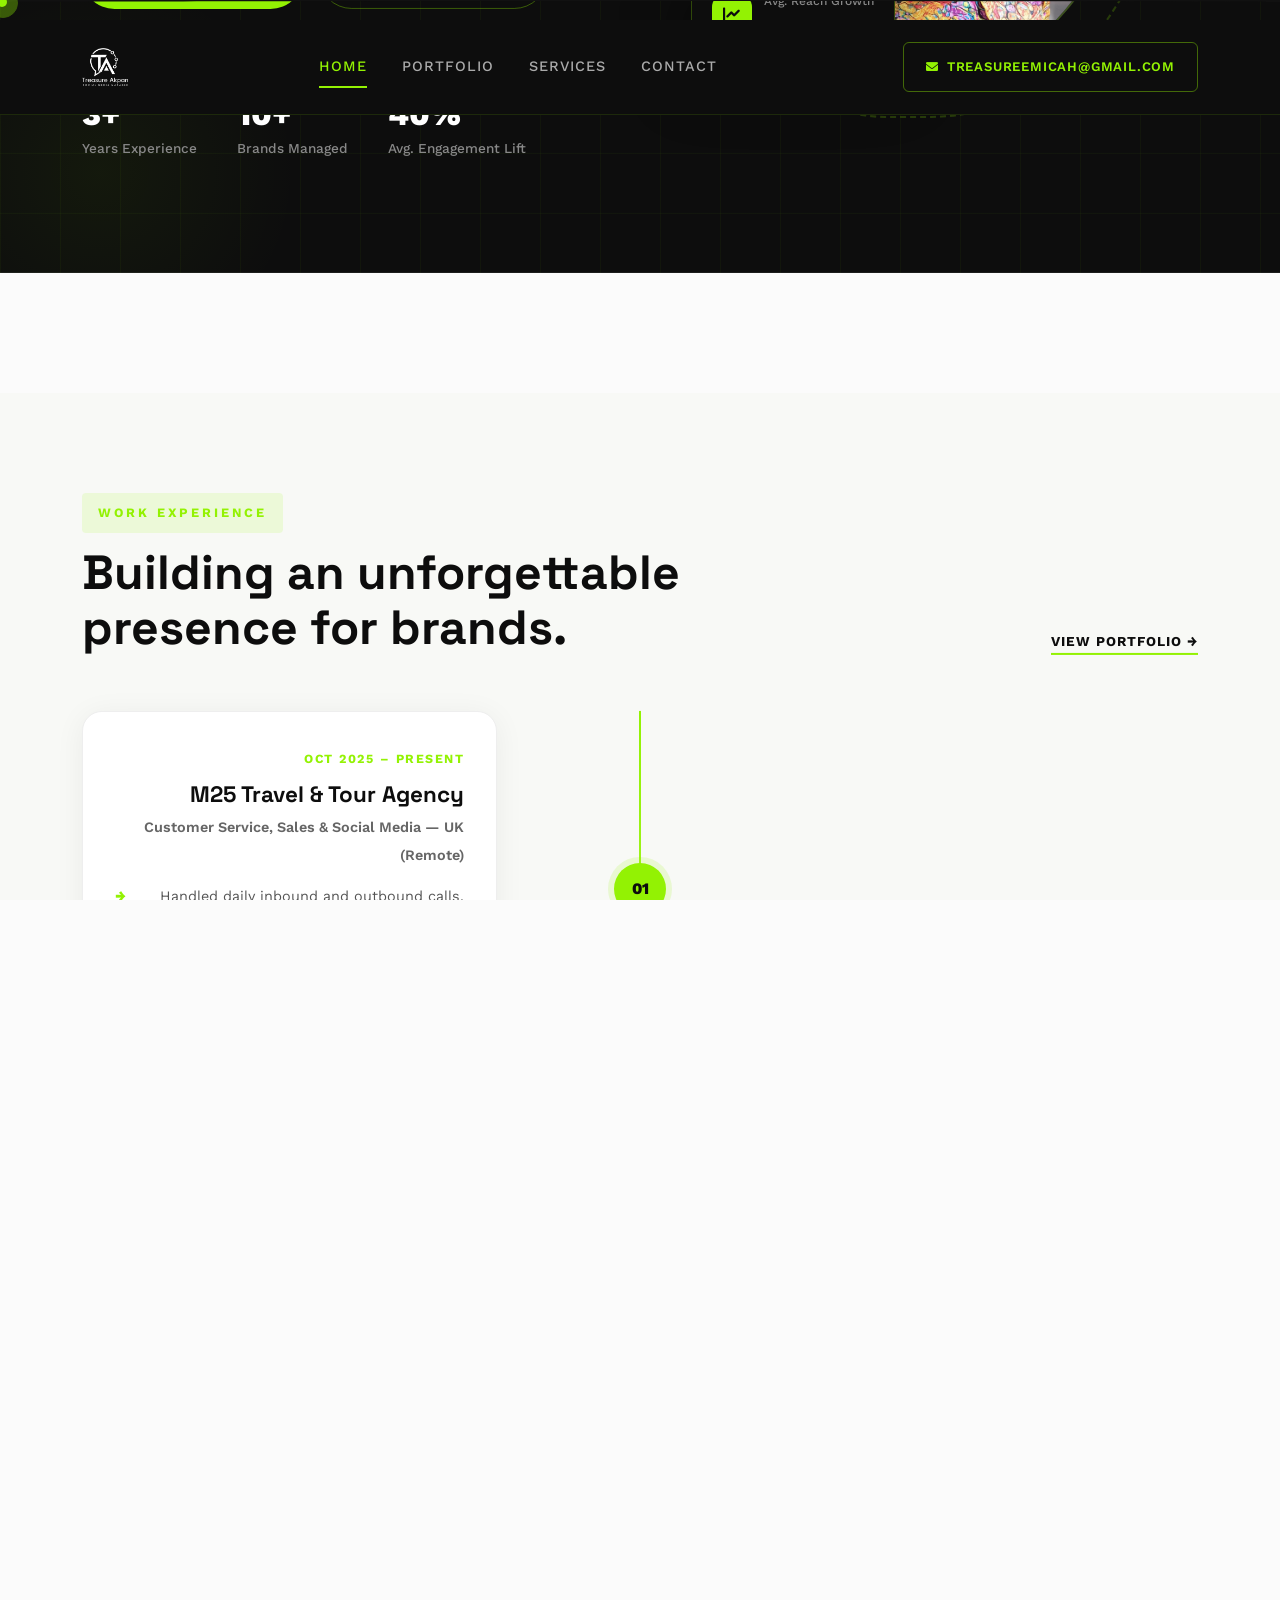
<file: index.html>
<!DOCTYPE html>
<html lang="en">
    <!--<< Header Area >>-->
     <head>
        <!-- ========== Meta Tags ========== -->
        <meta charset="UTF-8">
        <meta http-equiv="X-UA-Compatible" content="IE=edge">
        <meta name="viewport" content="width=device-width, initial-scale=1">
        <meta name="author" content="Treasure Akpan">
        <meta name="description" content="Treasure Akpan – Social Media Manager Portfolio">
        <!-- ======== Page title ============ -->
        <title>Treasure Akpan – SMM Portfolio</title>
        <!--<< Favcion >>-->
        <meta property="og:type" content="website">
        <meta property="og:site_name" content="Treasure Akpan – SMM Portfolio">
        <meta property="og:url" content="https://treasure-akpan.vercel.app/">
        <meta property="og:title" content="Treasure Akpan – SMM Portfolio">
        <meta property="og:description" content="Treasure Akpan – Social Media Manager Portfolio">
        <meta property="og:image" content="https://treasure-akpan.vercel.app/assets/img/og-image.png">
        <meta property="og:image:width" content="1200">
        <meta property="og:image:height" content="630">
        <meta name="twitter:card" content="summary_large_image">
        <meta name="twitter:title" content="Treasure Akpan – SMM Portfolio">
        <meta name="twitter:description" content="Treasure Akpan – Social Media Manager Portfolio">
        <meta name="twitter:image" content="https://treasure-akpan.vercel.app/assets/img/og-image.png">
        <link rel="shortcut icon" href="assets/img/favicon.png">
        <!--<< Bootstrap min.css >>-->
        <link rel="stylesheet" href="assets/css/bootstrap.min.css">
        <!--<< All Min Css >>-->
        <link rel="stylesheet" href="assets/css/all.min.css">
        <!--<< Animate.css >>-->
        <link rel="stylesheet" href="assets/css/animate.css">
        <!--<< Magnific Popup.css >>-->
        <link rel="stylesheet" href="assets/css/magnific-popup.css">
        <!--<< MeanMenu.css >>-->
        <link rel="stylesheet" href="assets/css/meanmenu.css">
        <!--<< Swiper Bundle.css >>-->
        <link rel="stylesheet" href="assets/css/swiper-bundle.min.css">
        <!--<< Nice Select.css >>-->
        <link rel="stylesheet" href="assets/css/nice-select.css">
        <!--<< Icomoon.css >>-->
        <link rel="stylesheet" href="assets/css/icomoon.css">
        <!--<< Main.css >>-->
        <link rel="stylesheet" href="assets/css/main.css">
    </head>
    <body>

        <div class="page-wrapper">

             <!-- Preloader Start -->
            <div class="preloader">
                <svg viewBox="0 0 1000 1000" preserveAspectRatio="none">
                    <path id="preloaderSvg" d="M0,1005S175,995,500,995s500,5,500,5V0H0Z"></path>
                </svg>
                <div class="preloader-heading">
                    <div class="load-text">
                        <span>T</span>
                        <span>r</span>
                        <span>e</span>
                        <span>a</span>
                        <span>s</span>
                        <span>u</span>
                        <span>r</span>
                        <span>e</span>
                        <span>&nbsp;</span>
                        <span>A</span>
                        <span>k</span>
                        <span>p</span>
                        <span>a</span>
                        <span>n</span>
                    </div>
                </div>
            </div>

         <!-- Back To Top Start -->
            <button id="back-top" class="back-to-top">
                <i class="fa-regular fa-arrow-up"></i>
            </button>

            <!-- GT MouseCursor Start -->
            <div class="mouseCursor cursor-outer"></div>
            <div class="mouseCursor cursor-inner"></div>

            <!-- Offcanvas Area Start -->
            <div class="fix-area">
                <div class="offcanvas__info">
                    <div class="offcanvas__wrapper">
                        <div class="offcanvas__content">
                            <div class="offcanvas__top d-flex justify-content-between align-items-center">
                                <div class="offcanvas__logo">
                                    <a href="/">
                                        <img src="assets/img/logo/white-logo.png" alt="logo-img">
                                    </a>
                                </div>
                                <div class="offcanvas__close">
                                    <button>
                                        <i class="fa-thin fa-times"></i>
                                    </button>
                                </div>
                            </div>
                            <p class="text d-none d-xl-block">
                               Helping brands grow online through strategic content creation, targeted campaigns, and data-driven social media management.
                            </p>
                            <div class="mobile-menu fix"></div>
                            <div class="off-contact-info">
                                <span class="info-title">Contact Info</span>
                                <div class="contact-details">
                                    <span class="sub-info">Phone</span>
                                    <p>
                                       <a href="tel:+2349138879884">+2349138879884</a>
                                    </p>
                                </div>
                                <div class="contact-details">
                                    <span class="sub-info">Email</span>
                                    <p>
                                       <a href="mailto:treasureemicah@gmail.com">treasureemicah@gmail.com</a>
                                    </p>
                                </div>
                                <div class="contact-details">
                                    <span class="sub-info">Location</span>
                                    <p>
                                       Nigeria
                                    </p>
                                </div>
                            </div>
                        </div>
                        <div class="social-icon-list">
                                <span class="follow-title">
                                    Follow us:
                                </span>
                                <div class="social-icon d-flex align-items-center">
                                    <a href="https://www.facebook.com/share/1H1bacJCma/"><i class="fab fa-facebook-f"></i></a>
<a href="https://www.linkedin.com/in/treasure-akpan-"><i class="fab fa-linkedin-in"></i></a>
<a href="https://www.instagram.com/tee_akpan?igsh=bDNoeWt2NjU3bWth"><i class="fab fa-instagram"></i></a>
                                </div>
                                
                            </div>
                    </div>
                </div>
            </div>
            <div class="offcanvas__overlay"></div>

            <!-- Header Section Start -->
            <style>
                #header-sticky {
                    background: #0D0D0D !important;
                    border-bottom: 1px solid rgba(147,242,3,0.12);
                    transition: all 0.3s ease;
                }
                #header-sticky.sticky {
                    background: rgba(13,13,13,0.97) !important;
                    backdrop-filter: blur(20px);
                    -webkit-backdrop-filter: blur(20px);
                    border-bottom: 1px solid rgba(147,242,3,0.2);
                    box-shadow: 0 4px 40px rgba(0,0,0,0.4);
                }
                .custom-nav-link {
                    color: #aaa !important;
                    font-size: 0.9rem !important;
                    font-weight: 500 !important;
                    text-transform: uppercase !important;
                    letter-spacing: 1px !important;
                    text-decoration: none;
                    padding: 6px 0 !important;
                    border-bottom: 2px solid transparent;
                    transition: color 0.25s ease, border-color 0.25s ease;
                    display: inline-block;
                }
                .custom-nav-link:hover,
                .custom-nav-link.active {
                    color: #93F203 !important;
                    border-bottom-color: #93F203;
                }
                .nav-email-btn {
                    display: inline-flex;
                    align-items: center;
                    gap: 8px;
                    background: transparent;
                    border: 1.5px solid rgba(147,242,3,0.4);
                    color: #93F203;
                    font-size: 0.82rem;
                    font-weight: 600;
                    text-transform: uppercase;
                    letter-spacing: 0.8px;
                    padding: 10px 22px;
                    border-radius: 6px;
                    text-decoration: none;
                    transition: all 0.25s ease;
                }
                .nav-email-btn:hover {
                    background: #93F203;
                    color: #0D0D0D;
                    border-color: #93F203;
                }
                /* Override circle-menu-box default */
                .header-1 .main-menu ul li a.circle-menu-box {
                    background: none !important;
                    box-shadow: none !important;
                    border: none !important;
                }
            </style>
            <header id="header-sticky" class="header-1">
                <div class="container">
                    <div class="mega-menu-wrapper">
                        <div class="header-main" style="padding: 22px 0;">
                            <a href="/" class="logo">
                                <img src="assets/img/logo/white-logo.png" alt="Treasure Akpan" style="height: 38px; width: auto;">
                            </a>
                            <div class="mean__menu-wrapper">
                                <div class="main-menu">
                                    <nav id="mobile-menu">
                                        <ul style="display: flex; align-items: center; gap: 40px; list-style: none; margin: 0; padding: 0;">
                                            <li><a class="custom-nav-link active" href="/">Home</a></li>
                                            <li><a class="custom-nav-link" href="project">Portfolio</a></li>
                                            <li><a class="custom-nav-link" href="service">Services</a></li>
                                            <li><a class="custom-nav-link" href="contact">Contact</a></li>
                                        </ul>
                                    </nav>
                                </div>
                            </div>
                            <div class="header-right d-flex justify-content-end align-items-center gap-3">
                                <a href="mailto:treasureemicah@gmail.com" class="nav-email-btn d-none d-lg-inline-flex">
                                    <i class="fas fa-envelope" style="font-size: 12px;"></i>
                                    treasureemicah@gmail.com
                                </a>
                                <div class="header__hamburger d-xl-none my-auto">
                                    <div class="sidebar__toggle">
                                       <span></span>
                                       <span></span>
                                       <span></span>
                                    </div>
                                </div>
                            </div>
                        </div>
                    </div>
                </div>
            </header>
            
        
            <div id="smooth-wrapper">
                <div id="smooth-content">
                    <div class="bread-top-shape">
                        <div class="shape">
                            <img src="assets/img/breadcrumb-shape.png" alt="img">
                        </div>
                    </div>
                    

                    <!-- Hero Section Start -->
                    <section id="hero" style="
                        min-height: 100vh;
                        display: flex;
                        align-items: center;
                        background: #0D0D0D;
                        position: relative;
                        overflow: hidden;
                        padding: 140px 0 80px;
                    ">
                        <!-- Subtle background grid -->
                        <div style="
                            position: absolute;
                            inset: 0;
                            background-image: linear-gradient(rgba(147,242,3,0.04) 1px, transparent 1px),
                                              linear-gradient(90deg, rgba(147,242,3,0.04) 1px, transparent 1px);
                            background-size: 60px 60px;
                            pointer-events: none;
                        "></div>
                        <!-- Glow orb -->
                        <div style="
                            position: absolute;
                            top: -150px;
                            right: -150px;
                            width: 600px;
                            height: 600px;
                            background: radial-gradient(circle, rgba(147,242,3,0.1) 0%, transparent 70%);
                            pointer-events: none;
                        "></div>
                        <div style="
                            position: absolute;
                            bottom: -100px;
                            left: -100px;
                            width: 400px;
                            height: 400px;
                            background: radial-gradient(circle, rgba(147,242,3,0.05) 0%, transparent 70%);
                            pointer-events: none;
                        "></div>

                        <div class="container" style="position: relative; z-index: 2;">
                            <div class="row align-items-center g-5">
                                <!-- Left Content -->
                                <div class="col-lg-6 wow fadeInLeft" data-wow-delay=".2s">

                                    <h1 style="font-size: clamp(2.8rem, 5vw, 4.2rem); font-weight: 800; color: #ffffff; line-height: 1.1; margin-bottom: 24px; letter-spacing: -1px;">
                                        I Help Brands <br>
                                        <span style="color: #93F203;">Grow &amp; Convert</span><br>
                                        on Social Media
                                    </h1>

                                    <p style="font-size: 1.15rem; color: #aaaaaa; line-height: 1.7; margin-bottom: 40px; max-width: 480px;">
                                        Social Media Strategist &amp; Manager crafting scroll-stopping content, community-building campaigns, and data-driven results for brands that mean business.
                                    </p>

                                    <!-- CTA Buttons -->
                                    <div style="display: flex; align-items: center; flex-wrap: wrap; gap: 16px; margin-bottom: 56px;">
                                        <a href="https://wa.me/2349138879884" class="theme-btn">
                                            Hire Me
                                        </a>
                                        <a href="Treasure-Akpan-CV.pdf" download style="
                                            display: inline-flex;
                                            align-items: center;
                                            gap: 10px;
                                            color: #93F203;
                                            font-weight: 600;
                                            font-size: 0.9rem;
                                            text-transform: uppercase;
                                            letter-spacing: 1px;
                                            text-decoration: none;
                                            height: 65px;
                                            padding: 0 40px;
                                            border: 1.5px solid rgba(147,242,3,0.35);
                                            border-radius: 35px;
                                            transition: all 0.3s ease;
                                        " onmouseover="this.style.background='rgba(147,242,3,0.08)'; this.style.borderColor='#93F203';"
                                           onmouseout="this.style.background='transparent'; this.style.borderColor='rgba(147,242,3,0.35)';">
                                            <i class="fas fa-download" style="font-size: 0.85rem;"></i>
                                            Download CV
                                        </a>
                                    </div>

                                    <!-- Stats row -->
                                    <div style="display: flex; gap: 40px; flex-wrap: wrap; padding-top: 32px; border-top: 1px solid rgba(255,255,255,0.08);">
                                        <div>
                                            <div style="font-size: 2rem; font-weight: 800; color: #fff; line-height: 1;">3+</div>
                                            <div style="font-size: 0.85rem; color: #888; margin-top: 4px; font-weight: 500;">Years Experience</div>
                                        </div>
                                        <div>
                                            <div style="font-size: 2rem; font-weight: 800; color: #fff; line-height: 1;">10+</div>
                                            <div style="font-size: 0.85rem; color: #888; margin-top: 4px; font-weight: 500;">Brands Managed</div>
                                        </div>
                                        <div>
                                            <div style="font-size: 2rem; font-weight: 800; color: #fff; line-height: 1;">40%</div>
                                            <div style="font-size: 0.85rem; color: #888; margin-top: 4px; font-weight: 500;">Avg. Engagement Lift</div>
                                        </div>
                                    </div>
                                </div>

                                <!-- Right — Image -->
                                <div class="col-lg-6 text-center wow fadeInRight" data-wow-delay=".4s">
                                    <div style="position: relative; display: inline-block;">
                                        <!-- Ring decoration -->
                                        <div style="
                                            position: absolute;
                                            inset: -20px;
                                            border: 2px dashed rgba(147,242,3,0.2);
                                            border-radius: 50% 40% 50% 40%;
                                            animation: spin 20s linear infinite;
                                            pointer-events: none;
                                        "></div>
                                        <!-- Image container -->
                                        <div style="
                                            width: 420px;
                                            max-width: 100%;
                                            height: 500px;
                                            border-radius: 40% 60% 60% 40% / 50% 40% 60% 50%;
                                            overflow: hidden;
                                            background: linear-gradient(135deg, #1a1a1a 0%, #2a2a2a 100%);
                                            border: 2px solid rgba(147,242,3,0.2);
                                            margin: 0 auto;
                                        ">
                                            <img src="assets/img/inner/about/about-01.png" alt="Treasure Akpan – Social Media Manager" style="
                                                width: 100%;
                                                height: 100%;
                                                object-fit: cover;
                                                object-position: top center;
                                            ">
                                        </div>
                                        <!-- Floating tag -->
                                        <div style="
                                            position: absolute;
                                            bottom: 40px;
                                            left: -30px;
                                            background: #0D0D0D;
                                            border: 1px solid rgba(147,242,3,0.25);
                                            border-radius: 16px;
                                            padding: 14px 20px;
                                            box-shadow: 0 20px 60px rgba(0,0,0,0.5);
                                            display: flex;
                                            align-items: center;
                                            gap: 12px;
                                            white-space: nowrap;
                                        ">
                                            <div style="width: 40px; height: 40px; background: #93F203; border-radius: 12px; display: flex; align-items: center; justify-content: center;">
                                                <i class="fas fa-chart-line" style="color: #0D0D0D; font-size: 18px;"></i>
                                            </div>
                                            <div>
                                                <div style="font-size: 0.75rem; color: #888; font-weight: 500;">Avg. Reach Growth</div>
                                                <div style="font-size: 1.1rem; color: #fff; font-weight: 800;">+120% ROI</div>
                                            </div>
                                        </div>
                                        <!-- Floating social badge -->
                                        <div style="
                                            position: absolute;
                                            top: 40px;
                                            right: -20px;
                                            background: #111;
                                            border: 1px solid rgba(147,242,3,0.25);
                                            border-radius: 14px;
                                            padding: 12px 16px;
                                            box-shadow: 0 10px 40px rgba(0,0,0,0.4);
                                            display: flex;
                                            gap: 14px;
                                            align-items: center;
                                        ">
                                            <i class="fab fa-instagram" style="color: #93F203; font-size: 20px;"></i>
                                            <i class="fab fa-facebook" style="color: #93F203; font-size: 20px;"></i>
                                            <i class="fab fa-linkedin" style="color: #93F203; font-size: 20px;"></i>
                                        </div>
                                    </div>
                                </div>
                            </div>
                        </div>
                    </section>

                    <style>
                        @keyframes pulse {
                            0%, 100% { opacity: 1; transform: scale(1); }
                            50% { opacity: 0.5; transform: scale(1.4); }
                        }
                        @keyframes spin {
                            from { transform: rotate(0deg); }
                            to { transform: rotate(360deg); }
                        }
                    </style>

                    <!-- Counter Feature Section Start -->
                    <section class="counter-feature-section section-padding fix pt-0">
                    </section>

                    <!-- Experience Section Start -->
                    <section style="background: #f8f9f6; padding: 100px 0;">
                        <div class="container">
                            <!-- Header -->
                            <div class="row align-items-end mb-5 pb-2">
                                <div class="col-lg-7">
                                    <p style="font-size: 0.8rem; font-weight: 700; text-transform: uppercase; letter-spacing: 3px; color: #93F203; margin-bottom: 12px; background: rgba(147,242,3,0.12); display: inline-block; padding: 6px 16px; border-radius: 4px;">Work Experience</p>
                                    <h2 style="font-size: clamp(2rem, 4vw, 3rem); font-weight: 800; color: #0D0D0D; line-height: 1.15; margin: 0;">Building an unforgettable presence for brands.</h2>
                                </div>
                                <div class="col-lg-5 text-lg-end mt-4 mt-lg-0">
                                    <a href="project" style="font-size: 0.85rem; font-weight: 700; text-transform: uppercase; letter-spacing: 1px; color: #0D0D0D; text-decoration: none; border-bottom: 2px solid #93F203; padding-bottom: 4px;">View Portfolio &rarr;</a>
                                </div>
                            </div>

                            <!-- Timeline -->
                            <div style="position: relative; padding-left: 0;">

                                <!-- Vertical lime line on large screens -->
                                <div class="d-none d-lg-block" style="position: absolute; left: 50%; top: 0; bottom: 0; width: 2px; background: linear-gradient(to bottom, #93F203, rgba(147,242,3,0.1)); transform: translateX(-50%);"></div>

                                <!-- Entry 1 -->
                                <div class="row align-items-center mb-5 pb-2 wow fadeInUp" data-wow-delay=".1s" style="position: relative;">
                                    <div class="col-lg-5 text-lg-end pe-lg-5 order-2 order-lg-1">
                                        <div style="background: #fff; border-radius: 20px; padding: 32px; box-shadow: 0 4px 30px rgba(0,0,0,0.06); border: 1px solid #eee;">
                                            <span style="font-size: 0.78rem; font-weight: 700; text-transform: uppercase; letter-spacing: 1.5px; color: #93F203;">Oct 2025 – Present</span>
                                            <h3 style="font-size: 1.4rem; font-weight: 800; color: #0D0D0D; margin: 10px 0 6px;">M25 Travel &amp; Tour Agency</h3>
                                            <p style="font-size: 0.9rem; font-weight: 600; color: #666; margin-bottom: 16px;">Customer Service, Sales &amp; Social Media — UK (Remote)</p>
                                            <ul style="list-style: none; padding: 0; margin: 0;">
                                                <li style="display: flex; gap: 10px; margin-bottom: 10px; font-size: 0.9rem; color: #555; line-height: 1.6;"><span style="color: #93F203; font-weight: 800; flex-shrink: 0;">→</span> Handled daily inbound and outbound calls, converting qualified leads into confirmed bookings and managing reservation changes.</li>
                                                <li style="display: flex; gap: 10px; font-size: 0.9rem; color: #555; line-height: 1.6;"><span style="color: #93F203; font-weight: 800; flex-shrink: 0;">→</span> Managed the company's social media and content calendars, driving community engagement.</li>
                                            </ul>
                                        </div>
                                    </div>
                                    <!-- Centre node -->
                                    <div class="col-lg-2 d-none d-lg-flex justify-content-center order-lg-2">
                                        <div style="width: 52px; height: 52px; background: #93F203; border-radius: 50%; display: flex; align-items: center; justify-content: center; font-weight: 800; font-size: 1rem; color: #0D0D0D; box-shadow: 0 0 0 6px rgba(147,242,3,0.15); z-index: 1; position: relative;">01</div>
                                    </div>
                                    <div class="col-lg-5 order-1 order-lg-3"></div>
                                </div>

                                <!-- Entry 2 -->
                                <div class="row align-items-center mb-5 pb-2 wow fadeInUp" data-wow-delay=".2s" style="position: relative;">
                                    <div class="col-lg-5 order-2 order-lg-1"></div>
                                    <!-- Centre node -->
                                    <div class="col-lg-2 d-none d-lg-flex justify-content-center order-lg-2">
                                        <div style="width: 52px; height: 52px; background: #0D0D0D; border-radius: 50%; display: flex; align-items: center; justify-content: center; font-weight: 800; font-size: 1rem; color: #93F203; box-shadow: 0 0 0 6px rgba(13,13,13,0.08); z-index: 1; position: relative;">02</div>
                                    </div>
                                    <div class="col-lg-5 ps-lg-5 order-1 order-lg-3">
                                        <div style="background: #fff; border-radius: 20px; padding: 32px; box-shadow: 0 4px 30px rgba(0,0,0,0.06); border: 1px solid #eee;">
                                            <span style="font-size: 0.78rem; font-weight: 700; text-transform: uppercase; letter-spacing: 1.5px; color: #93F203;">2025</span>
                                            <h3 style="font-size: 1.4rem; font-weight: 800; color: #0D0D0D; margin: 10px 0 6px;">Genova Business</h3>
                                            <p style="font-size: 0.9rem; font-weight: 600; color: #666; margin-bottom: 16px;">Head of Marketing</p>
                                            <ul style="list-style: none; padding: 0; margin: 0;">
                                                <li style="display: flex; gap: 10px; margin-bottom: 10px; font-size: 0.9rem; color: #555; line-height: 1.6;"><span style="color: #93F203; font-weight: 800; flex-shrink: 0;">→</span> Led social media and overall digital marketing strategy, planning and executing growth-focused campaigns.</li>
                                                <li style="display: flex; gap: 10px; font-size: 0.9rem; color: #555; line-height: 1.6;"><span style="color: #93F203; font-weight: 800; flex-shrink: 0;">→</span> Increased audience engagement and brand awareness through proactive community interaction and content testing.</li>
                                            </ul>
                                        </div>
                                    </div>
                                </div>

                                <!-- Entry 3 -->
                                <div class="row align-items-center mb-5 pb-2 wow fadeInUp" data-wow-delay=".3s" style="position: relative;">
                                    <div class="col-lg-5 text-lg-end pe-lg-5 order-2 order-lg-1">
                                        <div style="background: #fff; border-radius: 20px; padding: 32px; box-shadow: 0 4px 30px rgba(0,0,0,0.06); border: 1px solid #eee;">
                                            <span style="font-size: 0.78rem; font-weight: 700; text-transform: uppercase; letter-spacing: 1.5px; color: #93F203;">2025</span>
                                            <h3 style="font-size: 1.4rem; font-weight: 800; color: #0D0D0D; margin: 10px 0 6px;">Cinematic Craft</h3>
                                            <p style="font-size: 0.9rem; font-weight: 600; color: #666; margin-bottom: 16px;">Social Media &amp; Ads Manager — Uyo, Nigeria</p>
                                            <ul style="list-style: none; padding: 0; margin: 0;">
                                                <li style="display: flex; gap: 10px; margin-bottom: 10px; font-size: 0.9rem; color: #555; line-height: 1.6;"><span style="color: #93F203; font-weight: 800; flex-shrink: 0;">→</span> Managed Meta ad campaigns and organic social content to drive brand visibility and lead generation.</li>
                                                <li style="display: flex; gap: 10px; font-size: 0.9rem; color: #555; line-height: 1.6;"><span style="color: #93F203; font-weight: 800; flex-shrink: 0;">→</span> Increased reach and qualified engagement by testing new audiences, creatives, and content strategies.</li>
                                            </ul>
                                        </div>
                                    </div>
                                    <!-- Centre node -->
                                    <div class="col-lg-2 d-none d-lg-flex justify-content-center order-lg-2">
                                        <div style="width: 52px; height: 52px; background: #93F203; border-radius: 50%; display: flex; align-items: center; justify-content: center; font-weight: 800; font-size: 1rem; color: #0D0D0D; box-shadow: 0 0 0 6px rgba(147,242,3,0.15); z-index: 1; position: relative;">03</div>
                                    </div>
                                    <div class="col-lg-5 order-1 order-lg-3"></div>
                                </div>

                                <!-- Entry 4 -->
                                <div class="row align-items-center wow fadeInUp" data-wow-delay=".4s" style="position: relative;">
                                    <div class="col-lg-5 order-2 order-lg-1"></div>
                                    <!-- Centre node -->
                                    <div class="col-lg-2 d-none d-lg-flex justify-content-center order-lg-2">
                                        <div style="width: 52px; height: 52px; background: #0D0D0D; border-radius: 50%; display: flex; align-items: center; justify-content: center; font-weight: 800; font-size: 1rem; color: #93F203; box-shadow: 0 0 0 6px rgba(13,13,13,0.08); z-index: 1; position: relative;">04</div>
                                    </div>
                                    <div class="col-lg-5 ps-lg-5 order-1 order-lg-3">
                                        <div style="background: #fff; border-radius: 20px; padding: 32px; box-shadow: 0 4px 30px rgba(0,0,0,0.06); border: 1px solid #eee;">
                                            <span style="font-size: 0.78rem; font-weight: 700; text-transform: uppercase; letter-spacing: 1.5px; color: #93F203;">2025</span>
                                            <h3 style="font-size: 1.4rem; font-weight: 800; color: #0D0D0D; margin: 10px 0 6px;">Mita School</h3>
                                            <p style="font-size: 0.9rem; font-weight: 600; color: #666; margin-bottom: 16px;">Social Media &amp; Website Manager — Uyo, Nigeria</p>
                                            <ul style="list-style: none; padding: 0; margin: 0;">
                                                <li style="display: flex; gap: 10px; margin-bottom: 10px; font-size: 0.9rem; color: #555; line-height: 1.6;"><span style="color: #93F203; font-weight: 800; flex-shrink: 0;">→</span> Managed the school's social media presence, developing campaigns that increased page visibility by 40%.</li>
                                                <li style="display: flex; gap: 10px; font-size: 0.9rem; color: #555; line-height: 1.6;"><span style="color: #93F203; font-weight: 800; flex-shrink: 0;">→</span> Created an original educational content series that increased enrollment inquiries by 50%.</li>
                                            </ul>
                                        </div>
                                    </div>
                                </div>

                            </div><!-- / timeline -->
                        </div>
                    </section>

                    <!-- Project Section Start -->
                    <!-- Project Section Start -->
                    <div class="section-padding fix pb-0">
                        <div class="container">
                            <div class="section-title text-center">
                                <h2 class="style-3 split-title">Featured Projects</h2>
                            </div>
                            <div class="swiper project-slider">
                                <div class="swiper-wrapper">
                                    <div class="swiper-slide" style="opacity: 1 !important; transition: none;">
                                        <div class="custom-project-card" style="text-align: center; background: #fff; border-radius: 16px; padding: 25px; box-shadow: 0 10px 40px rgba(0,0,0,0.08); border: 1px solid #f0f0f0;">
                                            <img src="assets/img/projects/cinematic.jpeg" alt="Cinematic Craft" style="max-height: 400px; width: 100%; object-fit: contain; border-radius: 8px; margin-bottom: 25px; background: #fafafa;">
                                            <h3 style="font-size: 24px; font-weight: 700; color: #111; margin-bottom: 8px;">Cinematic Craft</h3>
                                            <p style="color: #ff5722; font-weight: 600; margin-bottom: 15px; font-size: 16px;">Social Media Management</p>
                                            <a href="project" style="font-weight: 600; color: #111; text-decoration: underline;">View Details</a>
                                        </div>
                                    </div>
                                    <div class="swiper-slide" style="opacity: 1 !important; transition: none;">
                                        <div class="custom-project-card" style="text-align: center; background: #fff; border-radius: 16px; padding: 25px; box-shadow: 0 10px 40px rgba(0,0,0,0.08); border: 1px solid #f0f0f0;">
                                            <img src="assets/img/projects/genova.jpeg" alt="Genova Business" style="max-height: 400px; width: 100%; object-fit: contain; border-radius: 8px; margin-bottom: 25px; background: #fafafa;">
                                            <h3 style="font-size: 24px; font-weight: 700; color: #111; margin-bottom: 8px;">Genova Business</h3>
                                            <p style="color: #ff5722; font-weight: 600; margin-bottom: 15px; font-size: 16px;">Marketing Strategy</p>
                                            <a href="project" style="font-weight: 600; color: #111; text-decoration: underline;">View Details</a>
                                        </div>
                                    </div>
                                    <div class="swiper-slide" style="opacity: 1 !important; transition: none;">
                                        <div class="custom-project-card" style="text-align: center; background: #fff; border-radius: 16px; padding: 25px; box-shadow: 0 10px 40px rgba(0,0,0,0.08); border: 1px solid #f0f0f0;">
                                            <img src="assets/img/projects/m25.jpeg" alt="M25 Travel" style="max-height: 400px; width: 100%; object-fit: contain; border-radius: 8px; margin-bottom: 25px; background: #fafafa;">
                                            <h3 style="font-size: 24px; font-weight: 700; color: #111; margin-bottom: 8px;">M25 Travel</h3>
                                            <p style="color: #ff5722; font-weight: 600; margin-bottom: 15px; font-size: 16px;">Customer Service & Socials</p>
                                            <a href="project" style="font-weight: 600; color: #111; text-decoration: underline;">View Details</a>
                                        </div>
                                    </div>
                                </div>
                            </div>
                            <div class="text-center mt-5">
                                <a href="project" class="theme-btn">View Full Portfolio</a>
                            </div>
                        </div>
                    </div>

                    <!-- Services Section Start -->
                    <section class="tech-stack-section-inner section-padding pt-0 fix">
                        <div class="container">
                            <div class="section-title text-center">
                                <h2 class="style-3 split-title">My Services</h2>
                                <p class="mt-3 wow fadeInUp" data-wow-delay=".2s">
                                    Helping brands grow online through strategic content creation, targeted campaigns, and data-driven social media management.
                                </p>
                            </div>
                            <div class="row g-4">
                                <!-- Service 1 -->
                                <div class="col-xl-4 col-lg-4 col-md-6 wow fadeInUp" data-wow-delay=".2s">
                                    <div class="tech-stack-items" style="height: 100%;">
                                        <div class="tech-top">
                                            <div class="icon">
                                                <i class="fa-solid fa-chess-knight" style="font-size: 32px; color: #ff5722;"></i>
                                            </div>
                                            <h3 class="title">Social Media Strategy</h3>
                                        </div>
                                        <p>Developing data-driven social media strategies to align with your brand goals and engage your target audience.</p>
                                    </div>
                                </div>
                                <!-- Service 2 -->
                                <div class="col-xl-4 col-lg-4 col-md-6 wow fadeInUp" data-wow-delay=".4s">
                                    <div class="tech-stack-items" style="height: 100%;">
                                        <div class="tech-top">
                                            <div class="icon">
                                                <i class="fa-solid fa-pen-nib" style="font-size: 32px; color: #ff5722;"></i>
                                            </div>
                                            <h3 class="title">Content Creation & Curation</h3>
                                        </div>
                                        <p>Crafting high-quality, engaging visuals and copy that resonate with your audience and tell your brand's story.</p>
                                    </div>
                                </div>
                                <!-- Service 3 -->
                                <div class="col-xl-4 col-lg-4 col-md-6 wow fadeInUp" data-wow-delay=".6s">
                                    <div class="tech-stack-items" style="height: 100%;">
                                        <div class="tech-top">
                                            <div class="icon">
                                                <i class="fa-solid fa-users" style="font-size: 32px; color: #ff5722;"></i>
                                            </div>
                                            <h3 class="title">Community Management</h3>
                                        </div>
                                        <p>Fostering meaningful relationships and maintaining an active, engaged presence with your followers.</p>
                                    </div>
                                </div>
                                <!-- Service 4 -->
                                <div class="col-xl-4 col-lg-4 col-md-6 wow fadeInUp" data-wow-delay=".2s">
                                    <div class="tech-stack-items" style="height: 100%;">
                                        <div class="tech-top">
                                            <div class="icon">
                                                <i class="fa-solid fa-bullhorn" style="font-size: 32px; color: #ff5722;"></i>
                                            </div>
                                            <h3 class="title">Paid Advertising (Ads)</h3>
                                        </div>
                                        <p>Running targeted ad campaigns across platforms to maximize ROI and reach new potential customers.</p>
                                    </div>
                                </div>
                                <!-- Service 5 -->
                                <div class="col-xl-4 col-lg-4 col-md-6 wow fadeInUp" data-wow-delay=".4s">
                                    <div class="tech-stack-items" style="height: 100%;">
                                        <div class="tech-top">
                                            <div class="icon">
                                                <i class="fa-solid fa-user-astronaut" style="font-size: 32px; color: #ff5722;"></i>
                                            </div>
                                            <h3 class="title">Influencer Marketing</h3>
                                        </div>
                                        <p>Partnering with key influencers in your niche to boost brand awareness and build credibility.</p>
                                    </div>
                                </div>
                                <!-- Service 6 -->
                                <div class="col-xl-4 col-lg-4 col-md-6 wow fadeInUp" data-wow-delay=".6s">
                                    <div class="tech-stack-items" style="height: 100%;">
                                        <div class="tech-top">
                                            <div class="icon">
                                                <i class="fa-solid fa-chart-line" style="font-size: 32px; color: #ff5722;"></i>
                                            </div>
                                            <h3 class="title">Analytics & Reporting</h3>
                                        </div>
                                        <p>Tracking campaign performance and providing actionable insights to continually refine our approach.</p>
                                    </div>
                                </div>
                            </div>
                        </div>
                    </section>

                     <!-- Testimonial Section Start -->
                    <section style="background: #0D0D0D; padding: 100px 0; position: relative; overflow: hidden;">
                        <!-- Decorative large quote -->
                        <div style="position: absolute; top: -20px; left: 5%; font-size: 20rem; color: rgba(147,242,3,0.04); font-family: Georgia, serif; line-height: 1; pointer-events: none; user-select: none;">"</div>

                        <div class="container" style="position: relative; z-index: 2;">
                            <!-- Header -->
                            <div class="row align-items-center mb-5 pb-3">
                                <div class="col-lg-7">
                                    <p style="font-size: 0.8rem; font-weight: 700; text-transform: uppercase; letter-spacing: 3px; color: #93F203; margin-bottom: 12px; background: rgba(147,242,3,0.1); display: inline-block; padding: 6px 16px; border-radius: 4px;">Client Reviews</p>
                                    <h2 style="font-size: clamp(2rem, 4vw, 3rem); font-weight: 800; color: #fff; line-height: 1.15; margin: 0;">What Clients Say</h2>
                                </div>
                                <div class="col-lg-5 text-lg-end mt-3 mt-lg-0">
                                    <!-- Stars decoration -->
                                    <div style="display: inline-flex; gap: 6px;">
                                        <i class="fas fa-star" style="color: #93F203; font-size: 1.4rem;"></i>
                                        <i class="fas fa-star" style="color: #93F203; font-size: 1.4rem;"></i>
                                        <i class="fas fa-star" style="color: #93F203; font-size: 1.4rem;"></i>
                                        <i class="fas fa-star" style="color: #93F203; font-size: 1.4rem;"></i>
                                        <i class="fas fa-star" style="color: #93F203; font-size: 1.4rem;"></i>
                                    </div>
                                    <p style="color: #555; font-size: 0.85rem; margin: 8px 0 0;">5.0 — Consistently rated by clients</p>
                                </div>
                            </div>

                            <!-- Testimonial Cards -->
                            <div class="row g-4">
                                <!-- Card 1 -->
                                <div class="col-lg-6 wow fadeInUp" data-wow-delay=".2s">
                                    <div style="
                                        background: #141414;
                                        border: 1px solid rgba(147,242,3,0.12);
                                        border-radius: 24px;
                                        padding: 40px;
                                        height: 100%;
                                        position: relative;
                                        transition: border-color 0.3s ease;
                                    " onmouseover="this.style.borderColor='rgba(147,242,3,0.4)'"
                                       onmouseout="this.style.borderColor='rgba(147,242,3,0.12)'">
                                        <!-- Opening quote -->
                                        <div style="font-size: 4rem; color: #93F203; line-height: 0.8; margin-bottom: 24px; font-family: Georgia, serif;">"</div>
                                        <!-- Review text -->
                                        <p style="font-size: 1.1rem; color: #ccc; line-height: 1.8; margin-bottom: 32px; font-style: italic;">
                                            Treasure worked closely with us to understand our brand voice and delivered a social media strategy that tripled our engagement within the first month.
                                        </p>
                                        <!-- Divider -->
                                        <div style="height: 1px; background: rgba(255,255,255,0.06); margin-bottom: 24px;"></div>
                                        <!-- Reviewer -->
                                        <div style="display: flex; align-items: center; gap: 16px;">
                                            <div style="width: 48px; height: 48px; border-radius: 50%; background: linear-gradient(135deg, #93F203, #5db800); display: flex; align-items: center; justify-content: center; font-weight: 800; font-size: 1.1rem; color: #0D0D0D; flex-shrink: 0;">J</div>
                                            <div>
                                                <div style="font-weight: 700; color: #fff; font-size: 1rem;">Mr. Joel Inyang</div>
                                                <div style="font-size: 0.82rem; color: #93F203; font-weight: 600; margin-top: 2px;">Founder, Genova business</div>
                                            </div>
                                            <!-- Stars -->
                                            <div style="margin-left: auto; display: flex; gap: 3px;">
                                                <i class="fas fa-star" style="color: #93F203; font-size: 0.75rem;"></i>
                                                <i class="fas fa-star" style="color: #93F203; font-size: 0.75rem;"></i>
                                                <i class="fas fa-star" style="color: #93F203; font-size: 0.75rem;"></i>
                                                <i class="fas fa-star" style="color: #93F203; font-size: 0.75rem;"></i>
                                                <i class="fas fa-star" style="color: #93F203; font-size: 0.75rem;"></i>
                                            </div>
                                        </div>
                                    </div>
                                </div>

                                <!-- Card 2 -->
                                <div class="col-lg-6 wow fadeInUp" data-wow-delay=".4s">
                                    <div style="
                                        background: #141414;
                                        border: 1px solid rgba(147,242,3,0.12);
                                        border-radius: 24px;
                                        padding: 40px;
                                        height: 100%;
                                        position: relative;
                                        transition: border-color 0.3s ease;
                                    " onmouseover="this.style.borderColor='rgba(147,242,3,0.4)'"
                                       onmouseout="this.style.borderColor='rgba(147,242,3,0.12)'">
                                        <!-- Opening quote -->
                                        <div style="font-size: 4rem; color: #93F203; line-height: 0.8; margin-bottom: 24px; font-family: Georgia, serif;">"</div>
                                        <!-- Review text -->
                                        <p style="font-size: 1.1rem; color: #ccc; line-height: 1.8; margin-bottom: 32px; font-style: italic;">
                                            Working with Treasure was an absolute pleasure. Her attention to detail and ability to translate our vision into compelling content was truly impressive.
                                        </p>
                                        <!-- Divider -->
                                        <div style="height: 1px; background: rgba(255,255,255,0.06); margin-bottom: 24px;"></div>
                                        <!-- Reviewer -->
                                        <div style="display: flex; align-items: center; gap: 16px;">
                                            <div style="width: 48px; height: 48px; border-radius: 50%; background: linear-gradient(135deg, #93F203, #5db800); display: flex; align-items: center; justify-content: center; font-weight: 800; font-size: 1.1rem; color: #0D0D0D; flex-shrink: 0;">I</div>
                                            <div>
                                                <div style="font-weight: 700; color: #fff; font-size: 1rem;">Mr. Iniobong Ekanem</div>
                                                <div style="font-size: 0.82rem; color: #93F203; font-weight: 600; margin-top: 2px;">Founder, Tredz Royale</div>
                                            </div>
                                            <!-- Stars -->
                                            <div style="margin-left: auto; display: flex; gap: 3px;">
                                                <i class="fas fa-star" style="color: #93F203; font-size: 0.75rem;"></i>
                                                <i class="fas fa-star" style="color: #93F203; font-size: 0.75rem;"></i>
                                                <i class="fas fa-star" style="color: #93F203; font-size: 0.75rem;"></i>
                                                <i class="fas fa-star" style="color: #93F203; font-size: 0.75rem;"></i>
                                                <i class="fas fa-star" style="color: #93F203; font-size: 0.75rem;"></i>
                                            </div>
                                        </div>
                                    </div>
                                </div>
                            </div>
                        </div>
                    </section>

                    <!-- Contact CTA Section Start -->
                    <section style="background: #93F203; padding: 100px 0; position: relative; overflow: hidden;">
                        <!-- Decorative circles -->
                        <div style="position: absolute; top: -80px; right: -80px; width: 350px; height: 350px; border-radius: 50%; background: rgba(0,0,0,0.06); pointer-events: none;"></div>
                        <div style="position: absolute; bottom: -120px; left: -60px; width: 280px; height: 280px; border-radius: 50%; background: rgba(0,0,0,0.04); pointer-events: none;"></div>

                        <div class="container" style="position: relative; z-index: 2;">
                            <div class="row align-items-center g-5">
                                <!-- Left: Headline -->
                                <div class="col-lg-7 wow fadeInLeft" data-wow-delay=".2s">
                                    <p style="font-size: 0.8rem; font-weight: 700; text-transform: uppercase; letter-spacing: 3px; color: rgba(0,0,0,0.5); margin-bottom: 16px;">Let's Work Together</p>
                                    <h2 style="font-size: clamp(2.4rem, 5vw, 3.8rem); font-weight: 900; color: #0D0D0D; line-height: 1.1; margin-bottom: 20px; letter-spacing: -1px;">
                                        Your Vision,<br>My Expertise.
                                    </h2>
                                    <p style="font-size: 1.1rem; color: rgba(0,0,0,0.6); max-width: 500px; line-height: 1.7; margin: 0;">
                                        Ready to grow your brand, build community, and drive real results on social media? Let's make it happen.
                                    </p>
                                </div>

                                <!-- Right: Action -->
                                <div class="col-lg-5 text-lg-end wow fadeInRight" data-wow-delay=".3s">
                                    <div style="display: flex; flex-direction: column; align-items: flex-start; align-items: end; gap: 20px;">
                                        <!-- Email link -->
                                        <a href="mailto:treasureemicah@gmail.com" style="
                                            font-size: 1rem;
                                            font-weight: 700;
                                            color: #0D0D0D;
                                            text-decoration: none;
                                            display: inline-flex;
                                            align-items: center;
                                            gap: 10px;
                                            opacity: 0.7;
                                            transition: opacity 0.2s;
                                        " onmouseover="this.style.opacity='1'" onmouseout="this.style.opacity='0.7'">
                                            <i class="fas fa-envelope"></i>
                                            treasureemicah@gmail.com
                                        </a>
                                        <!-- CTA Button -->
                                        <a href="https://wa.me/2349138879884" style="
                                            display: inline-flex;
                                            align-items: center;
                                            gap: 12px;
                                            background: #0D0D0D;
                                            color: #93F203;
                                            font-size: 0.9rem;
                                            font-weight: 700;
                                            text-transform: uppercase;
                                            letter-spacing: 1px;
                                            text-decoration: none;
                                            height: 65px;
                                            padding: 0 40px;
                                            border-radius: 35px;
                                            transition: all 0.3s ease;
                                            box-shadow: 0 10px 40px rgba(0,0,0,0.2);
                                        " onmouseover="this.style.transform='translateY(-3px)'; this.style.boxShadow='0 16px 50px rgba(0,0,0,0.3)';"
                                           onmouseout="this.style.transform='translateY(0)'; this.style.boxShadow='0 10px 40px rgba(0,0,0,0.2)';">
                                            Send a Message
                                            <i class="fas fa-arrow-right" style="font-size: 0.85rem;"></i>
                                        </a>
                                        <!-- Social quick links -->
                                        <div style="display: flex; gap: 16px; align-items: center; padding-top: 4px;">
                                            <a href="https://www.linkedin.com/in/treasure-akpan-" style="color: #0D0D0D; font-size: 1.2rem; opacity: 0.5; transition: opacity 0.2s;" onmouseover="this.style.opacity='1'" onmouseout="this.style.opacity='0.5'"><i class="fab fa-linkedin"></i></a>
                                            <a href="https://www.instagram.com/tee_akpan?igsh=bDNoeWt2NjU3bWth" style="color: #0D0D0D; font-size: 1.2rem; opacity: 0.5; transition: opacity 0.2s;" onmouseover="this.style.opacity='1'" onmouseout="this.style.opacity='0.5'"><i class="fab fa-instagram"></i></a>
                                            <a href="https://www.facebook.com/share/1H1bacJCma/" style="color: #0D0D0D; font-size: 1.2rem; opacity: 0.5; transition: opacity 0.2s;" onmouseover="this.style.opacity='1'" onmouseout="this.style.opacity='0.5'"><i class="fab fa-facebook"></i></a>
                                            <a href="https://wa.me/2349138879884" style="color: #0D0D0D; font-size: 1.2rem; opacity: 0.5; transition: opacity 0.2s;" onmouseover="this.style.opacity='1'" onmouseout="this.style.opacity='0.5'"><i class="fab fa-whatsapp"></i></a>
                                        </div>
                                    </div>
                                </div>
                            </div>
                        </div>
                    </section>
                    
                    <!-- Footer Section Start -->
                                        <footer class="footer-section pt-5 pb-4" style="background-color: #111; color: #fff;">
                                            <div class="container">
                                                <div class="row align-items-center mb-5 pb-4" style="border-bottom: 1px solid rgba(255,255,255,0.1);">
                                                    <div class="col-lg-8">
                                                        <h2 style="font-size: 3rem; font-weight: 700; color: #fff; line-height: 1.2; margin-bottom: 0;">Ready to elevate your social presence?</h2>
                                                        <p style="font-size: 1.2rem; color: #aaa; margin-top: 15px; margin-bottom: 0;">Let's collaborate to create campaigns that convert.</p>
                                                    </div>
                                                    <div class="col-lg-4 text-lg-end mt-4 mt-lg-0">
                                                        <a href="mailto:treasureemicah@gmail.com" class="theme-btn">Get in Touch</a>
                                                    </div>
                                                </div>
                                                
                                                <div class="row mb-4">
                                                    <div class="col-md-4 mb-4 mb-md-0">
                                                        <h3 style="color: #fff; font-size: 1.2rem; margin-bottom: 20px;">Treasure Akpan</h3>
                                                        <p style="color: #888; line-height: 1.6; margin-bottom: 0;">Social Media Strategist & Manager<br>Uyo, Nigeria</p>
                                                    </div>
                                                    <div class="col-md-4 mb-4 mb-md-0">
                                                        <h3 style="color: #fff; font-size: 1.2rem; margin-bottom: 20px;">Quick Links</h3>
                                                        <ul style="list-style: none; padding: 0; margin: 0;">                                                            <li style="margin-bottom: 10px;"><a href="project" style="color: #aaa; text-decoration: none; transition: color 0.3s;">Portfolio</a></li>
                                                            <li style="margin-bottom: 10px;"><a href="service" style="color: #aaa; text-decoration: none; transition: color 0.3s;">Services</a></li>
                                                        </ul>
                                                    </div>
                                                    <div class="col-md-4">
                                                        <h3 style="color: #fff; font-size: 1.2rem; margin-bottom: 20px;">Connect</h3>
                                                        <ul style="list-style: none; padding: 0; margin: 0; display: flex; gap: 20px;">
                                                            <li><a href="https://www.linkedin.com/in/treasure-akpan-" style="color: #aaa; font-size: 1.5rem; transition: color 0.3s;"><i class="fab fa-linkedin"></i></a></li>
                                                            <li><a href="https://www.instagram.com/tee_akpan?igsh=bDNoeWt2NjU3bWth" style="color: #aaa; font-size: 1.5rem; transition: color 0.3s;"><i class="fab fa-instagram"></i></a></li>
                                                            <li><a href="https://www.facebook.com/share/1H1bacJCma/" style="color: #aaa; font-size: 1.5rem; transition: color 0.3s;"><i class="fab fa-facebook"></i></a></li>
                                                        </ul>
                                                    </div>
                                                </div>
                                                
                                                <div class="row align-items-center pt-4" style="border-top: 1px solid rgba(255,255,255,0.1);">
                                                    <div class="col-md-6 text-center text-md-start">
                                                        <p style="color: #888; margin: 0; font-size: 0.9rem;">© 2026 Treasure Akpan. All rights reserved.</p>
                                                    </div>
                                                    <div class="col-md-6 text-center text-md-end mt-3 mt-md-0">
                                                        <a href="#" style="color: #888; text-decoration: none; font-size: 0.9rem;" onclick="window.scrollTo({top: 0, behavior: 'smooth'}); return false;">Back to Top <i class="fas fa-arrow-up ms-1"></i></a>
                                                    </div>
                                                </div>
                                            </div>
                                        </footer>

                </div>
            </div>
        </div>

    
        <!--<< All JS Plugins >>-->
        <script src="assets/js/jquery-3.7.1.min.js"></script>
        <!--<< Viewport Js >>-->
        <script src="assets/js/viewport.jquery.js"></script>
        <!--<< Bootstrap Js >>-->
        <script src="assets/js/bootstrap.bundle.min.js"></script>
        <!--<< Gsap Min Js >>-->
        <script src="assets/js/gsap.min.js"></script>
        <!--<< ScrollTrigger Min Js >>-->
        <script src="assets/js/ScrollTrigger.min.js"></script>
        <!--<< ScrollSmoother Min Js >>-->
        <script src="assets/js/ScrollSmoother.min.js"></script>
        <!--<< ScrollToPlugin Min Js >>-->
        <script src="assets/js/ScrollToPlugin.min.js"></script>
        <!--<< SplitText Min Js >>-->
        <script src="assets/js/SplitText.min.js"></script>
        <!--<< TextPlugin Min Js >>-->
        <script src="assets/js/TextPlugin.js"></script>
         <!--<< Chroma Min Js >>-->
        <script src="assets/js/chroma.min.js"></script>
        <!--<< nice-selec Js >>-->
        <script src="assets/js/jquery.nice-select.min.js"></script>
        <!--<< Waypoints Js >>-->
        <script src="assets/js/jquery.waypoints.js"></script>
        <!--<< Counterup Js >>-->
        <script src="assets/js/jquery.counterup.min.js"></script>
        <!--<< Swiper Slider Js >>-->
        <script src="assets/js/swiper-bundle.min.js"></script>
        <!--<< MeanMenu Js >>-->
        <script src="assets/js/jquery.meanmenu.min.js"></script>
        <!--<< Parallaxie Js >>-->
        <script src="assets/js/parallaxie.js"></script>
        <!--<< Magnific Popup Js >>-->
        <script src="assets/js/jquery.magnific-popup.min.js"></script>
        <!--<< Wow Animation Js >>-->
        <script src="assets/js/wow.min.js"></script>
        <!--<< Main.js >>-->
        <script src="assets/js/main.js"></script>
    </body>
</html>
</file>
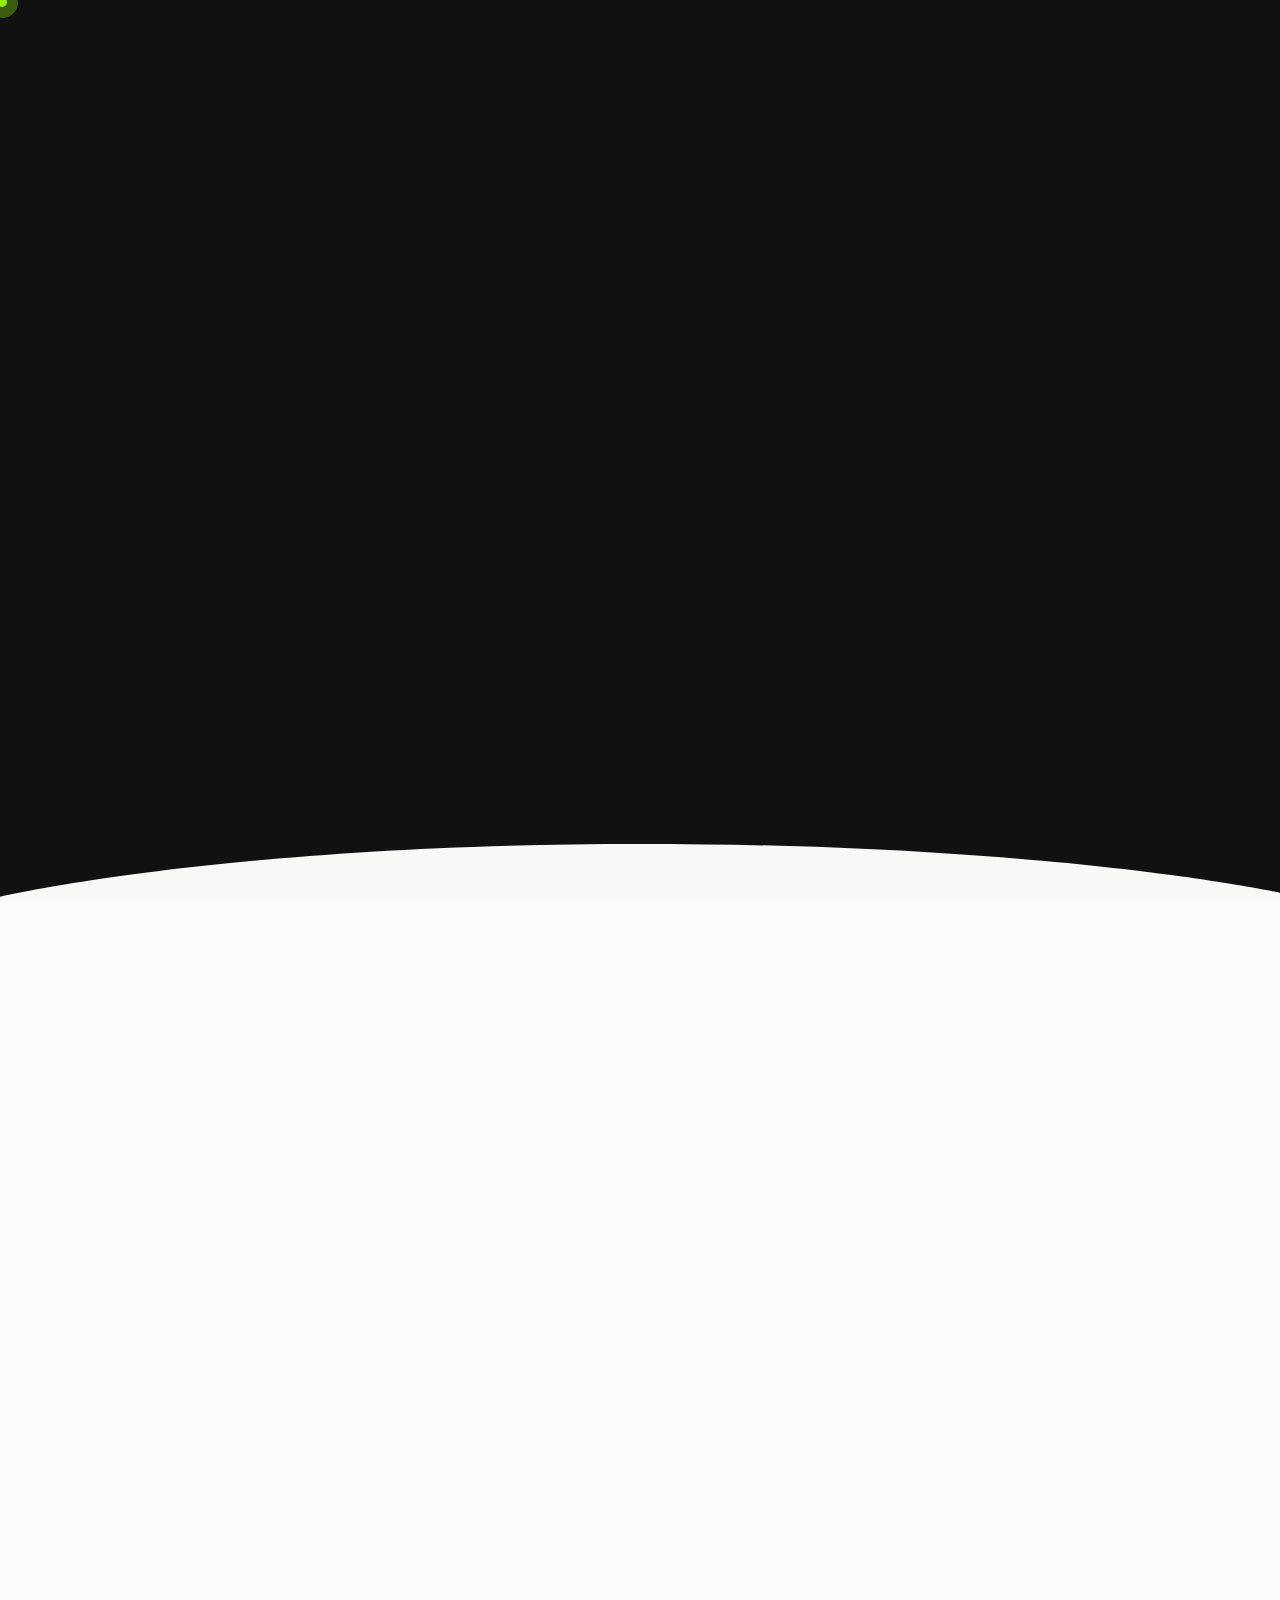
<file: contact.html>
<!DOCTYPE html>
<html lang="en">
    <!--<< Header Area >>-->
    <head>
        <!-- ========== Meta Tags ========== -->
        <meta charset="UTF-8">
        <meta http-equiv="X-UA-Compatible" content="IE=edge">
        <meta name="viewport" content="width=device-width, initial-scale=1">
        <meta name="author" content="Treasure Akpan">
        <meta name="description" content="Contact Treasure Akpan for your social media needs">
        <!-- ======== Page title ============ -->
        <title>Contact – Treasure Akpan | SMM Portfolio</title>
        <!--<< Favcion >>-->
        <meta property="og:type" content="website">
        <meta property="og:site_name" content="Treasure Akpan – SMM Portfolio">
        <meta property="og:url" content="https://treasure-akpan.vercel.app/">
        <meta property="og:title" content="Contact – Treasure Akpan | SMM Portfolio">
        <meta property="og:description" content="Contact Treasure Akpan for your social media needs">
        <meta property="og:image" content="https://treasure-akpan.vercel.app/assets/img/og-image.png">
        <meta property="og:image:width" content="1200">
        <meta property="og:image:height" content="630">
        <meta name="twitter:card" content="summary_large_image">
        <meta name="twitter:title" content="Contact – Treasure Akpan | SMM Portfolio">
        <meta name="twitter:description" content="Contact Treasure Akpan for your social media needs">
        <meta name="twitter:image" content="https://treasure-akpan.vercel.app/assets/img/og-image.png">
        <link rel="shortcut icon" href="assets/img/favicon.png">
        <!--<< Bootstrap min.css >>-->
        <link rel="stylesheet" href="assets/css/bootstrap.min.css">
        <!--<< All Min Css >>-->
        <link rel="stylesheet" href="assets/css/all.min.css">
        <!--<< Animate.css >>-->
        <link rel="stylesheet" href="assets/css/animate.css">
        <!--<< Magnific Popup.css >>-->
        <link rel="stylesheet" href="assets/css/magnific-popup.css">
        <!--<< MeanMenu.css >>-->
        <link rel="stylesheet" href="assets/css/meanmenu.css">
        <!--<< Swiper Bundle.css >>-->
        <link rel="stylesheet" href="assets/css/swiper-bundle.min.css">
        <!--<< Nice Select.css >>-->
        <link rel="stylesheet" href="assets/css/nice-select.css">
        <!--<< Icomoon.css >>-->
        <link rel="stylesheet" href="assets/css/icomoon.css">
        <!--<< Main.css >>-->
        <link rel="stylesheet" href="assets/css/main.css">
    </head>
    <body>

        <div class="page-wrapper">

              <!-- Preloader Start -->
            <div class="preloader">
                <svg viewBox="0 0 1000 1000" preserveAspectRatio="none">
                    <path id="preloaderSvg" d="M0,1005S175,995,500,995s500,5,500,5V0H0Z"></path>
                </svg>
                <div class="preloader-heading">
                    <div class="load-text">
                        <span>T</span>
                        <span>r</span>
                        <span>e</span>
                        <span>a</span>
                        <span>s</span>
                        <span>u</span>
                        <span>r</span>
                        <span>e</span>
                        <span>&nbsp;</span>
                        <span>A</span>
                        <span>k</span>
                        <span>p</span>
                        <span>a</span>
                        <span>n</span>
                    </div>
                </div>
            </div>

         <!-- Back To Top Start -->
            <button id="back-top" class="back-to-top">
                <i class="fa-regular fa-arrow-up"></i>
            </button>

            <!-- GT MouseCursor Start -->
            <div class="mouseCursor cursor-outer"></div>
            <div class="mouseCursor cursor-inner"></div>

            <!-- Offcanvas Area Start -->
            <div class="fix-area">
                <div class="offcanvas__info">
                    <div class="offcanvas__wrapper">
                        <div class="offcanvas__content">
                            <div class="offcanvas__top d-flex justify-content-between align-items-center">
                                <div class="offcanvas__logo">
                                    <a href="/">
                                        <img src="assets/img/logo/white-logo.png" alt="logo-img">
                                    </a>
                                </div>
                                <div class="offcanvas__close">
                                    <button>
                                        <i class="fa-thin fa-times"></i>
                                    </button>
                                </div>
                            </div>
                            <p class="text d-none d-xl-block">
                               Helping brands grow online through strategic content creation, targeted campaigns, and data-driven social media management.
                            </p>
                            <div class="mobile-menu fix"></div>
                            <div class="off-contact-info">
                                <span class="info-title">Contact Info</span>
                                <div class="contact-details">
                                    <span class="sub-info">Phone</span>
                                    <p>
                                       <a href="tel:+2349138879884">+2349138879884</a>
                                    </p>
                                </div>
                                <div class="contact-details">
                                    <span class="sub-info">Email</span>
                                    <p>
                                       <a href="mailto:treasureemicah@gmail.com">treasureemicah@gmail.com</a>
                                    </p>
                                </div>
                                <div class="contact-details">
                                    <span class="sub-info">Location</span>
                                    <p>
                                       Nigeria
                                    </p>
                                </div>
                            </div>
                        </div>
                        <div class="social-icon-list">
                                <span class="follow-title">
                                    Follow us:
                                </span>
                                <div class="social-icon d-flex align-items-center">
                                    <a href="https://www.facebook.com/share/1H1bacJCma/"><i class="fab fa-facebook-f"></i></a>
<a href="https://www.linkedin.com/in/treasure-akpan-"><i class="fab fa-linkedin-in"></i></a>
<a href="https://www.instagram.com/tee_akpan?igsh=bDNoeWt2NjU3bWth"><i class="fab fa-instagram"></i></a>
                                </div>
                                
                            </div>
                    </div>
                </div>
            </div>
            <div class="offcanvas__overlay"></div>

                        <!-- Header Section Start -->
            <style>
                #header-sticky {
                    background: #0D0D0D !important;
                    border-bottom: 1px solid rgba(147,242,3,0.12);
                    transition: all 0.3s ease;
                }
                #header-sticky.sticky {
                    background: rgba(13,13,13,0.97) !important;
                    backdrop-filter: blur(20px);
                    -webkit-backdrop-filter: blur(20px);
                    border-bottom: 1px solid rgba(147,242,3,0.2);
                    box-shadow: 0 4px 40px rgba(0,0,0,0.4);
                }
                .custom-nav-link {
                    color: #aaa !important;
                    font-size: 0.9rem !important;
                    font-weight: 500 !important;
                    text-transform: uppercase !important;
                    letter-spacing: 1px !important;
                    text-decoration: none;
                    padding: 6px 0 !important;
                    border-bottom: 2px solid transparent;
                    transition: color 0.25s ease, border-color 0.25s ease;
                    display: inline-block;
                }
                .custom-nav-link:hover,
                .custom-nav-link.active {
                    color: #93F203 !important;
                    border-bottom-color: #93F203;
                }
                .nav-email-btn {
                    display: inline-flex;
                    align-items: center;
                    gap: 8px;
                    background: transparent;
                    border: 1.5px solid rgba(147,242,3,0.4);
                    color: #93F203;
                    font-size: 0.82rem;
                    font-weight: 600;
                    text-transform: uppercase;
                    letter-spacing: 0.8px;
                    padding: 10px 22px;
                    border-radius: 6px;
                    text-decoration: none;
                    transition: all 0.25s ease;
                }
                .nav-email-btn:hover {
                    background: #93F203;
                    color: #0D0D0D;
                    border-color: #93F203;
                }
                .header-1 .main-menu ul li a.circle-menu-box {
                    background: none !important;
                    box-shadow: none !important;
                    border: none !important;
                }
            </style>
            <header id="header-sticky" class="header-1">
                <div class="container">
                    <div class="mega-menu-wrapper">
                        <div class="header-main" style="padding: 22px 0;">
                            <a href="/" class="logo">
                                <img src="assets/img/logo/white-logo.png" alt="Treasure Akpan" style="height: 38px; width: auto;">
                            </a>
                            <div class="mean__menu-wrapper">
                                <div class="main-menu">
                                    <nav id="mobile-menu">
                                        <ul style="display: flex; align-items: center; gap: 40px; list-style: none; margin: 0; padding: 0;">
                                            <li><a class="custom-nav-link" href="/">Home</a></li>
                                            <li><a class="custom-nav-link" href="project">Portfolio</a></li>
                                            <li><a class="custom-nav-link" href="service">Services</a></li>
                                            <li><a class="custom-nav-link active" href="contact">Contact</a></li>
                                        </ul>
                                    </nav>
                                </div>
                            </div>
                            <div class="header-right d-flex justify-content-end align-items-center gap-3">
                                <a href="mailto:treasureemicah@gmail.com" class="nav-email-btn d-none d-lg-inline-flex">
                                    <i class="fas fa-envelope" style="font-size: 12px;"></i>
                                    treasureemicah@gmail.com
                                </a>
                                <div class="header__hamburger d-xl-none my-auto">
                                    <div class="sidebar__toggle">
                                       <span></span>
                                       <span></span>
                                       <span></span>
                                    </div>
                                </div>
                            </div>
                        </div>
                    </div>
                </div>
            </header>
            
        
            <div id="smooth-wrapper">
                <div id="smooth-content">

                    <!-- Breadcrumb Section Start -->
                    <section class="breadcrumb-wrapper" style="background: #0D0D0D; padding: 120px 0 80px; position: relative; overflow: hidden;">
                        <div style="position: absolute; top: -50px; left: -50px; width: 300px; height: 300px; border-radius: 50%; background: rgba(147,242,3,0.05); pointer-events: none; filter: blur(40px);"></div>
                        <div class="container" style="position: relative; z-index: 2;">
                            <div class="page-heading text-center">
                                <h1 style="font-size: clamp(2.5rem, 6vw, 4rem); font-weight: 800; color: #fff; margin-bottom: 20px;">Let's <span style="color: #93F203;">Connect</span></h1>
                                <p style="font-size: 1.1rem; color: #aaa; max-width: 600px; margin: 0 auto;">
                                    Have a project in mind or want to discuss your social media strategy? I'm just a message away.
                                </p>
                            </div>
                        </div>
                    </section>

                    <!-- Contact Me Section Start -->
                    <section class="contact-me-section section-padding" style="background: #f8f9f6;">
                        <div class="container">
                            <div class="row g-4 justify-content-center">
                                <div class="col-xl-4 col-lg-6 col-md-6 wow fadeInUp" data-wow-delay=".3s">
                                    <div style="background: #fff; border-radius: 20px; padding: 40px; box-shadow: 0 4px 30px rgba(0,0,0,0.04); border: 1px solid #eee; height: 100%; text-align: center; transition: transform 0.3s ease;" onmouseover="this.style.transform='translateY(-5px)'" onmouseout="this.style.transform='translateY(0)'">
                                        <div style="width: 70px; height: 70px; background: rgba(147,242,3,0.15); border-radius: 50%; display: flex; align-items: center; justify-content: center; margin: 0 auto 24px; color: #93F203; font-size: 1.8rem;">
                                            <i class="fas fa-envelope"></i>
                                        </div>
                                        <h3 style="font-size: 1.4rem; font-weight: 800; color: #0D0D0D; margin-bottom: 12px;">Email Me</h3>
                                        <p style="color: #666; font-size: 0.95rem; margin-bottom: 20px;">Send me an email to discuss how we can unlock your brand's true potential.</p>
                                        <a href="mailto:treasureemicah@gmail.com" style="font-weight: 700; color: #0D0D0D; text-decoration: none; border-bottom: 2px solid #93F203; padding-bottom: 2px;">treasureemicah@gmail.com</a>
                                    </div>
                                </div>
                                <div class="col-xl-4 col-lg-6 col-md-6 wow fadeInUp" data-wow-delay=".5s">
                                    <div style="background: #fff; border-radius: 20px; padding: 40px; box-shadow: 0 4px 30px rgba(0,0,0,0.04); border: 1px solid #eee; height: 100%; text-align: center; transition: transform 0.3s ease;" onmouseover="this.style.transform='translateY(-5px)'" onmouseout="this.style.transform='translateY(0)'">
                                        <div style="width: 70px; height: 70px; background: rgba(147,242,3,0.15); border-radius: 50%; display: flex; align-items: center; justify-content: center; margin: 0 auto 24px; color: #93F203; font-size: 1.8rem;">
                                            <i class="fas fa-phone-alt"></i>
                                        </div>
                                        <h3 style="font-size: 1.4rem; font-weight: 800; color: #0D0D0D; margin-bottom: 12px;">Call Me</h3>
                                        <p style="color: #666; font-size: 0.95rem; margin-bottom: 20px;">Have an urgent request? Give me a call or send a message on WhatsApp.</p>
                                        <a href="tel:+2349138879884" style="font-weight: 700; color: #0D0D0D; text-decoration: none; border-bottom: 2px solid #93F203; padding-bottom: 2px;">+234 913 887 9884</a>
                                    </div>
                                </div>
                                <div class="col-xl-4 col-lg-6 col-md-6 wow fadeInUp" data-wow-delay=".7s">
                                    <div style="background: #fff; border-radius: 20px; padding: 40px; box-shadow: 0 4px 30px rgba(0,0,0,0.04); border: 1px solid #eee; height: 100%; text-align: center; transition: transform 0.3s ease;" onmouseover="this.style.transform='translateY(-5px)'" onmouseout="this.style.transform='translateY(0)'">
                                        <div style="width: 70px; height: 70px; background: rgba(147,242,3,0.15); border-radius: 50%; display: flex; align-items: center; justify-content: center; margin: 0 auto 24px; color: #93F203; font-size: 1.8rem;">
                                            <i class="fas fa-share-alt"></i>
                                        </div>
                                        <h3 style="font-size: 1.4rem; font-weight: 800; color: #0D0D0D; margin-bottom: 12px;">Socials</h3>
                                        <p style="color: #666; font-size: 0.95rem; margin-bottom: 20px;">Connect with me on social media for updates and insights.</p>
                                        <div style="display: flex; gap: 15px; justify-content: center;">
                                            <a href="https://www.linkedin.com/in/treasure-akpan-" style="color: #0D0D0D; font-size: 1.2rem; transition: color 0.2s;" onmouseover="this.style.color='#93F203'" onmouseout="this.style.color='#0D0D0D'"><i class="fab fa-linkedin"></i></a>
                                            <a href="https://www.instagram.com/tee_akpan?igsh=bDNoeWt2NjU3bWth" style="color: #0D0D0D; font-size: 1.2rem; transition: color 0.2s;" onmouseover="this.style.color='#93F203'" onmouseout="this.style.color='#0D0D0D'"><i class="fab fa-instagram"></i></a>
                                            <a href="https://www.facebook.com/share/1H1bacJCma/" style="color: #0D0D0D; font-size: 1.2rem; transition: color 0.2s;" onmouseover="this.style.color='#93F203'" onmouseout="this.style.color='#0D0D0D'"><i class="fab fa-facebook"></i></a>
                                        </div>
                                    </div>
                                </div>
                            </div>
                        </div>
                    </section>

                    <!-- Project Section Start (Uniform) -->
                    

                    <!-- Contact CTA Section Start -->
                    <section style="background: #93F203; padding: 100px 0; position: relative; overflow: hidden;">
                        <!-- Decorative circles -->
                        <div style="position: absolute; top: -80px; right: -80px; width: 350px; height: 350px; border-radius: 50%; background: rgba(0,0,0,0.06); pointer-events: none;"></div>
                        <div style="position: absolute; bottom: -120px; left: -60px; width: 280px; height: 280px; border-radius: 50%; background: rgba(0,0,0,0.04); pointer-events: none;"></div>

                        <div class="container" style="position: relative; z-index: 2;">
                            <div class="row align-items-center g-5">
                                <!-- Left: Headline -->
                                <div class="col-lg-7 wow fadeInLeft" data-wow-delay=".2s">
                                    <p style="font-size: 0.8rem; font-weight: 700; text-transform: uppercase; letter-spacing: 3px; color: rgba(0,0,0,0.5); margin-bottom: 16px;">Let's Work Together</p>
                                    <h2 style="font-size: clamp(2.4rem, 5vw, 3.8rem); font-weight: 900; color: #0D0D0D; line-height: 1.1; margin-bottom: 20px; letter-spacing: -1px;">
                                        Your Vision,<br>My Expertise.
                                    </h2>
                                    <p style="font-size: 1.1rem; color: rgba(0,0,0,0.6); max-width: 500px; line-height: 1.7; margin: 0;">
                                        Ready to grow your brand, build community, and drive real results on social media? Let's make it happen.
                                    </p>
                                </div>

                                <!-- Right: Action -->
                                <div class="col-lg-5 text-lg-end wow fadeInRight" data-wow-delay=".3s">
                                    <div style="display: flex; flex-direction: column; align-items: flex-start; align-items: end; gap: 20px;">
                                        <!-- Email link -->
                                        <a href="mailto:treasureemicah@gmail.com" style="
                                            font-size: 1rem;
                                            font-weight: 700;
                                            color: #0D0D0D;
                                            text-decoration: none;
                                            display: inline-flex;
                                            align-items: center;
                                            gap: 10px;
                                            opacity: 0.7;
                                            transition: opacity 0.2s;
                                        " onmouseover="this.style.opacity='1'" onmouseout="this.style.opacity='0.7'">
                                            <i class="fas fa-envelope"></i>
                                            treasureemicah@gmail.com
                                        </a>
                                        <!-- CTA Button -->
                                        <a href="https://wa.me/2349138879884" style="
                                            display: inline-flex;
                                            align-items: center;
                                            gap: 12px;
                                            background: #0D0D0D;
                                            color: #93F203;
                                            font-size: 0.9rem;
                                            font-weight: 700;
                                            text-transform: uppercase;
                                            letter-spacing: 1px;
                                            text-decoration: none;
                                            height: 65px;
                                            padding: 0 40px;
                                            border-radius: 35px;
                                            transition: all 0.3s ease;
                                            box-shadow: 0 10px 40px rgba(0,0,0,0.2);
                                        " onmouseover="this.style.transform='translateY(-3px)'; this.style.boxShadow='0 16px 50px rgba(0,0,0,0.3)';"
                                           onmouseout="this.style.transform='translateY(0)'; this.style.boxShadow='0 10px 40px rgba(0,0,0,0.2)';">
                                            Send a Message
                                            <i class="fas fa-arrow-right" style="font-size: 0.85rem;"></i>
                                        </a>
                                        <!-- Social quick links -->
                                        <div style="display: flex; gap: 16px; align-items: center; padding-top: 4px;">
                                            <a href="https://www.linkedin.com/in/treasure-akpan-" style="color: #0D0D0D; font-size: 1.2rem; opacity: 0.5; transition: opacity 0.2s;" onmouseover="this.style.opacity='1'" onmouseout="this.style.opacity='0.5'"><i class="fab fa-linkedin"></i></a>
                                            <a href="https://www.instagram.com/tee_akpan?igsh=bDNoeWt2NjU3bWth" style="color: #0D0D0D; font-size: 1.2rem; opacity: 0.5; transition: opacity 0.2s;" onmouseover="this.style.opacity='1'" onmouseout="this.style.opacity='0.5'"><i class="fab fa-instagram"></i></a>
                                            <a href="https://www.facebook.com/share/1H1bacJCma/" style="color: #0D0D0D; font-size: 1.2rem; opacity: 0.5; transition: opacity 0.2s;" onmouseover="this.style.opacity='1'" onmouseout="this.style.opacity='0.5'"><i class="fab fa-facebook"></i></a>
                                            <a href="https://wa.me/2349138879884" style="color: #0D0D0D; font-size: 1.2rem; opacity: 0.5; transition: opacity 0.2s;" onmouseover="this.style.opacity='1'" onmouseout="this.style.opacity='0.5'"><i class="fab fa-whatsapp"></i></a>
                                        </div>
                                    </div>
                                </div>
                            </div>
                        </div>
                    </section>

                    <!-- Footer Section Start -->
                                        <footer class="footer-section pt-5 pb-4" style="background-color: #111; color: #fff;">
                                            <div class="container">
                                                <div class="row align-items-center mb-5 pb-4" style="border-bottom: 1px solid rgba(255,255,255,0.1);">
                                                    <div class="col-lg-8">
                                                        <h2 style="font-size: 3rem; font-weight: 700; color: #fff; line-height: 1.2; margin-bottom: 0;">Ready to elevate your social presence?</h2>
                                                        <p style="font-size: 1.2rem; color: #aaa; margin-top: 15px; margin-bottom: 0;">Let's collaborate to create campaigns that convert.</p>
                                                    </div>
                                                    <div class="col-lg-4 text-lg-end mt-4 mt-lg-0">
                                                        <a href="https://wa.me/2349138879884" class="theme-btn">Get in Touch</a>
                                                    </div>
                                                </div>
                                                
                                                <div class="row mb-4">
                                                    <div class="col-md-4 mb-4 mb-md-0">
                                                        <h3 style="color: #fff; font-size: 1.2rem; margin-bottom: 20px;">Treasure Akpan</h3>
                                                        <p style="color: #888; line-height: 1.6; margin-bottom: 0;">Social Media Strategist & Manager<br>Uyo, Nigeria</p>
                                                    </div>
                                                    <div class="col-md-4 mb-4 mb-md-0">
                                                        <h3 style="color: #fff; font-size: 1.2rem; margin-bottom: 20px;">Quick Links</h3>
                                                        <ul style="list-style: none; padding: 0; margin: 0;">                                                            <li style="margin-bottom: 10px;"><a href="project" style="color: #aaa; text-decoration: none; transition: color 0.3s;">Portfolio</a></li>
                                                            <li style="margin-bottom: 10px;"><a href="service" style="color: #aaa; text-decoration: none; transition: color 0.3s;">Services</a></li>
                                                        </ul>
                                                    </div>
                                                    <div class="col-md-4">
                                                        <h3 style="color: #fff; font-size: 1.2rem; margin-bottom: 20px;">Connect</h3>
                                                        <ul style="list-style: none; padding: 0; margin: 0; display: flex; gap: 20px;">
                                                            <li><a href="https://www.linkedin.com/in/treasure-akpan-" style="color: #aaa; font-size: 1.5rem; transition: color 0.3s;"><i class="fab fa-linkedin"></i></a></li>
                                                            <li><a href="https://www.instagram.com/tee_akpan?igsh=bDNoeWt2NjU3bWth" style="color: #aaa; font-size: 1.5rem; transition: color 0.3s;"><i class="fab fa-instagram"></i></a></li>
                                                            <li><a href="https://www.facebook.com/share/1H1bacJCma/" style="color: #aaa; font-size: 1.5rem; transition: color 0.3s;"><i class="fab fa-facebook"></i></a></li>
                                                        </ul>
                                                    </div>
                                                </div>
                                                
                                                <div class="row align-items-center pt-4" style="border-top: 1px solid rgba(255,255,255,0.1);">
                                                    <div class="col-md-6 text-center text-md-start">
                                                        <p style="color: #888; margin: 0; font-size: 0.9rem;">© 2026 Treasure Akpan. All rights reserved.</p>
                                                    </div>
                                                    <div class="col-md-6 text-center text-md-end mt-3 mt-md-0">
                                                        <a href="#" style="color: #888; text-decoration: none; font-size: 0.9rem;" onclick="window.scrollTo({top: 0, behavior: 'smooth'}); return false;">Back to Top <i class="fas fa-arrow-up ms-1"></i></a>
                                                    </div>
                                                </div>
                                            </div>
                                        </footer>

                </div>
            </div>
        </div>

    
        <!--<< All JS Plugins >>-->
        <script src="assets/js/jquery-3.7.1.min.js"></script>
        <!--<< Viewport Js >>-->
        <script src="assets/js/viewport.jquery.js"></script>
        <!--<< Bootstrap Js >>-->
        <script src="assets/js/bootstrap.bundle.min.js"></script>
        <!--<< Gsap Min Js >>-->
        <script src="assets/js/gsap.min.js"></script>
        <!--<< ScrollTrigger Min Js >>-->
        <script src="assets/js/ScrollTrigger.min.js"></script>
        <!--<< ScrollSmoother Min Js >>-->
        <script src="assets/js/ScrollSmoother.min.js"></script>
        <!--<< ScrollToPlugin Min Js >>-->
        <script src="assets/js/ScrollToPlugin.min.js"></script>
        <!--<< SplitText Min Js >>-->
        <script src="assets/js/SplitText.min.js"></script>
        <!--<< TextPlugin Min Js >>-->
        <script src="assets/js/TextPlugin.js"></script>
         <!--<< Chroma Min Js >>-->
        <script src="assets/js/chroma.min.js"></script>
        <!--<< nice-selec Js >>-->
        <script src="assets/js/jquery.nice-select.min.js"></script>
        <!--<< Waypoints Js >>-->
        <script src="assets/js/jquery.waypoints.js"></script>
        <!--<< Counterup Js >>-->
        <script src="assets/js/jquery.counterup.min.js"></script>
        <!--<< Swiper Slider Js >>-->
        <script src="assets/js/swiper-bundle.min.js"></script>
        <!--<< MeanMenu Js >>-->
        <script src="assets/js/jquery.meanmenu.min.js"></script>
        <!--<< Parallaxie Js >>-->
        <script src="assets/js/parallaxie.js"></script>
        <!--<< Magnific Popup Js >>-->
        <script src="assets/js/jquery.magnific-popup.min.js"></script>
        <!--<< Wow Animation Js >>-->
        <script src="assets/js/wow.min.js"></script>
        <!--<< Main.js >>-->
        <script src="assets/js/main.js"></script>
    </body>
</html>
</file>
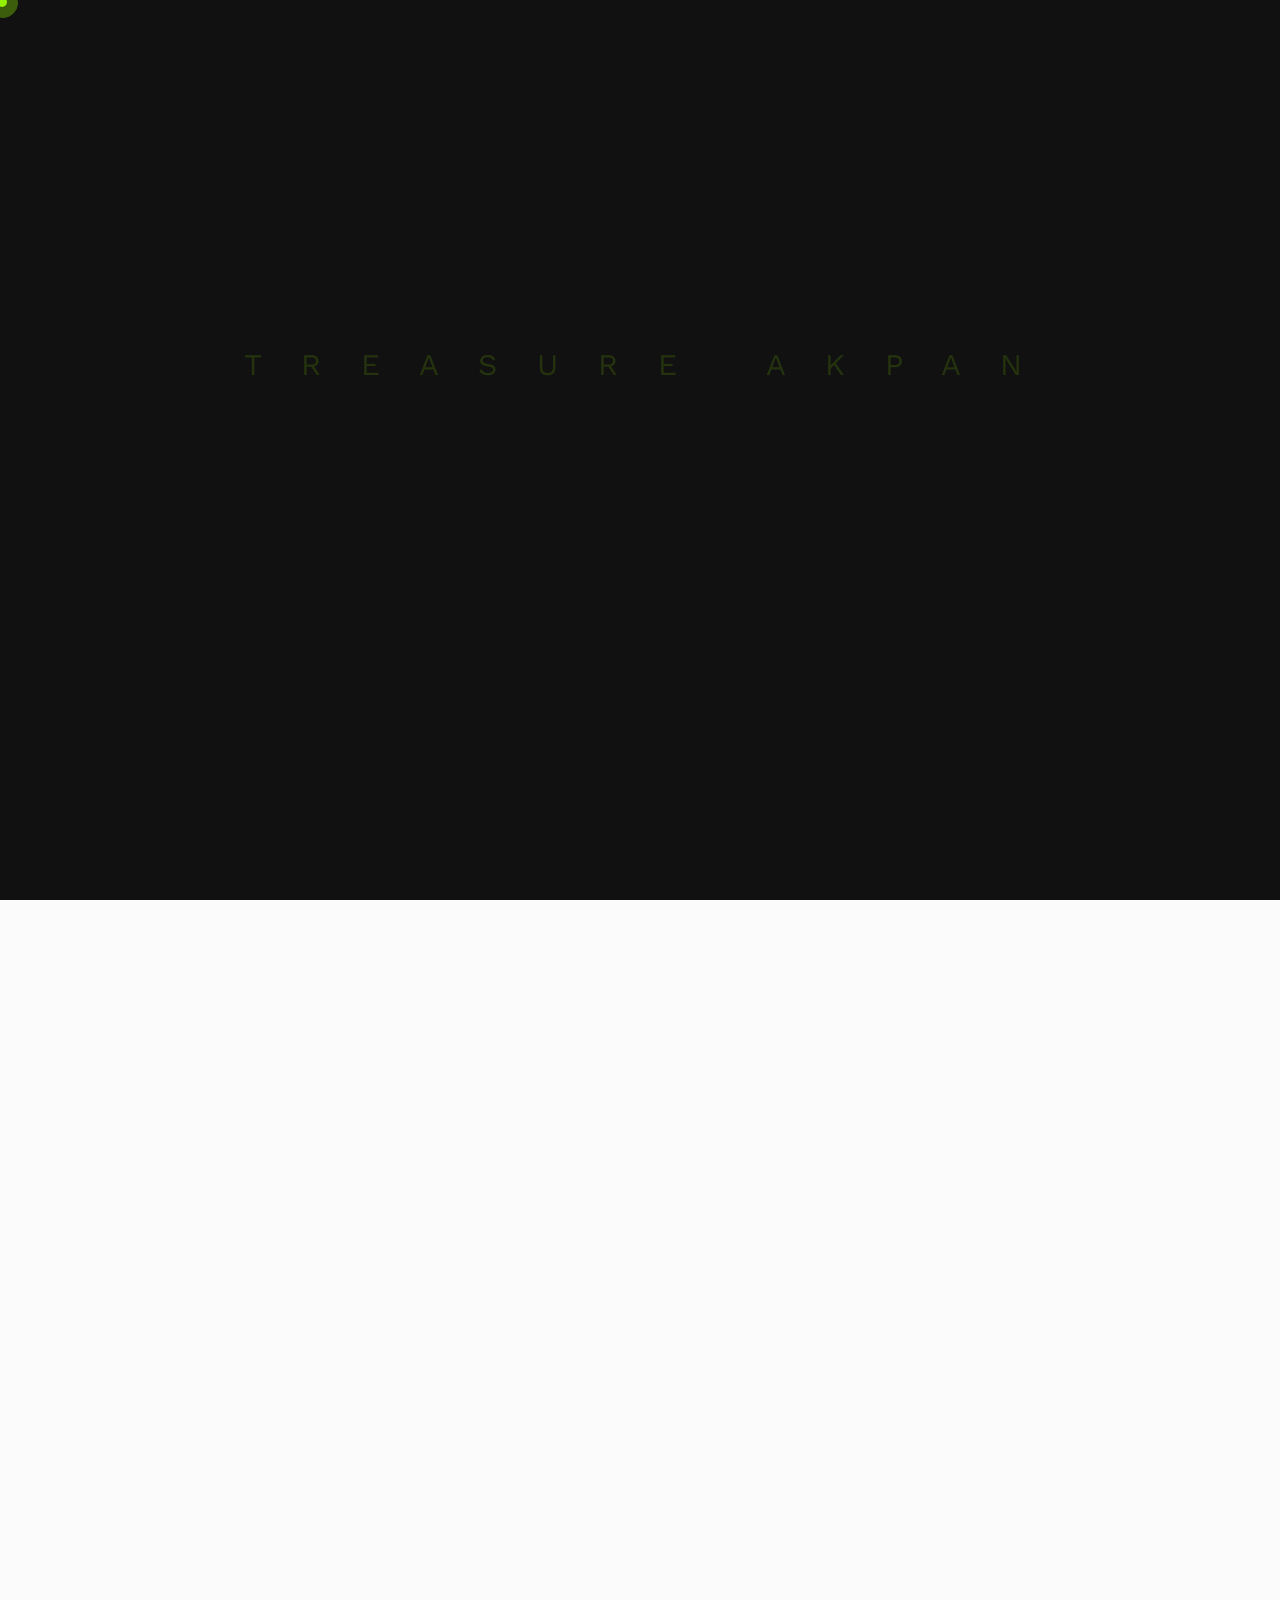
<file: project.html>
<!DOCTYPE html>
<html lang="en">
    <!--<< Header Area >>-->
    <head>
        <!-- ========== Meta Tags ========== -->
        <meta charset="UTF-8">
        <meta http-equiv="X-UA-Compatible" content="IE=edge">
        <meta name="viewport" content="width=device-width, initial-scale=1">
        <meta name="author" content="Treasure Akpan">
        <meta name="description" content="Portfolio of Treasure Akpan social media projects">
        <!-- ======== Page title ============ -->
        <title>Portfolio – Treasure Akpan | SMM Portfolio</title>
        <!--<< Favcion >>-->
        <meta property="og:type" content="website">
        <meta property="og:site_name" content="Treasure Akpan – SMM Portfolio">
        <meta property="og:url" content="https://treasure-akpan.vercel.app/">
        <meta property="og:title" content="Portfolio – Treasure Akpan | SMM Portfolio">
        <meta property="og:description" content="Portfolio of Treasure Akpan social media projects">
        <meta property="og:image" content="https://treasure-akpan.vercel.app/assets/img/og-image.png">
        <meta property="og:image:width" content="1200">
        <meta property="og:image:height" content="630">
        <meta name="twitter:card" content="summary_large_image">
        <meta name="twitter:title" content="Portfolio – Treasure Akpan | SMM Portfolio">
        <meta name="twitter:description" content="Portfolio of Treasure Akpan social media projects">
        <meta name="twitter:image" content="https://treasure-akpan.vercel.app/assets/img/og-image.png">
        <link rel="shortcut icon" href="assets/img/favicon.png">
        <!--<< Bootstrap min.css >>-->
        <link rel="stylesheet" href="assets/css/bootstrap.min.css">
        <!--<< All Min Css >>-->
        <link rel="stylesheet" href="assets/css/all.min.css">
        <!--<< Animate.css >>-->
        <link rel="stylesheet" href="assets/css/animate.css">
        <!--<< Magnific Popup.css >>-->
        <link rel="stylesheet" href="assets/css/magnific-popup.css">
        <!--<< MeanMenu.css >>-->
        <link rel="stylesheet" href="assets/css/meanmenu.css">
        <!--<< Swiper Bundle.css >>-->
        <link rel="stylesheet" href="assets/css/swiper-bundle.min.css">
        <!--<< Nice Select.css >>-->
        <link rel="stylesheet" href="assets/css/nice-select.css">
        <!--<< Icomoon.css >>-->
        <link rel="stylesheet" href="assets/css/icomoon.css">
        <!--<< Main.css >>-->
        <link rel="stylesheet" href="assets/css/main.css">
    </head>
    <body>

        <div class="page-wrapper">

              <!-- Preloader Start -->
            <div class="preloader">
                <svg viewBox="0 0 1000 1000" preserveAspectRatio="none">
                    <path id="preloaderSvg" d="M0,1005S175,995,500,995s500,5,500,5V0H0Z"></path>
                </svg>
                <div class="preloader-heading">
                    <div class="load-text">
                        <span>T</span>
                        <span>r</span>
                        <span>e</span>
                        <span>a</span>
                        <span>s</span>
                        <span>u</span>
                        <span>r</span>
                        <span>e</span>
                        <span>&nbsp;</span>
                        <span>A</span>
                        <span>k</span>
                        <span>p</span>
                        <span>a</span>
                        <span>n</span>
                    </div>
                </div>
            </div>

         <!-- Back To Top Start -->
            <button id="back-top" class="back-to-top">
                <i class="fa-regular fa-arrow-up"></i>
            </button>

            <!-- GT MouseCursor Start -->
            <div class="mouseCursor cursor-outer"></div>
            <div class="mouseCursor cursor-inner"></div>

            <!-- Offcanvas Area Start -->
            <div class="fix-area">
                <div class="offcanvas__info">
                    <div class="offcanvas__wrapper">
                        <div class="offcanvas__content">
                            <div class="offcanvas__top d-flex justify-content-between align-items-center">
                                <div class="offcanvas__logo">
                                    <a href="/">
                                        <img src="assets/img/logo/white-logo.png" alt="logo-img">
                                    </a>
                                </div>
                                <div class="offcanvas__close">
                                    <button>
                                        <i class="fa-thin fa-times"></i>
                                    </button>
                                </div>
                            </div>
                            <p class="text d-none d-xl-block">
                               Helping brands grow online through strategic content creation, targeted campaigns, and data-driven social media management.
                            </p>
                            <div class="mobile-menu fix"></div>
                            <div class="off-contact-info">
                                <span class="info-title">Contact Info</span>
                                <div class="contact-details">
                                    <span class="sub-info">Phone</span>
                                    <p>
                                       <a href="tel:+2349138879884">+2349138879884</a>
                                    </p>
                                </div>
                                <div class="contact-details">
                                    <span class="sub-info">Email</span>
                                    <p>
                                       <a href="mailto:treasureemicah@gmail.com">treasureemicah@gmail.com</a>
                                    </p>
                                </div>
                                <div class="contact-details">
                                    <span class="sub-info">Location</span>
                                    <p>
                                       Nigeria
                                    </p>
                                </div>
                            </div>
                        </div>
                        <div class="social-icon-list">
                                <span class="follow-title">
                                    Follow us:
                                </span>
                                <div class="social-icon d-flex align-items-center">
                                    <a href="https://www.facebook.com/share/1H1bacJCma/"><i class="fab fa-facebook-f"></i></a>
<a href="https://www.linkedin.com/in/treasure-akpan-"><i class="fab fa-linkedin-in"></i></a>
<a href="https://www.instagram.com/tee_akpan?igsh=bDNoeWt2NjU3bWth"><i class="fab fa-instagram"></i></a>
                                </div>
                                
                            </div>
                    </div>
                </div>
            </div>
            <div class="offcanvas__overlay"></div>

                        <!-- Header Section Start -->
            <style>
                #header-sticky {
                    background: #0D0D0D !important;
                    border-bottom: 1px solid rgba(147,242,3,0.12);
                    transition: all 0.3s ease;
                }
                #header-sticky.sticky {
                    background: rgba(13,13,13,0.97) !important;
                    backdrop-filter: blur(20px);
                    -webkit-backdrop-filter: blur(20px);
                    border-bottom: 1px solid rgba(147,242,3,0.2);
                    box-shadow: 0 4px 40px rgba(0,0,0,0.4);
                }
                .custom-nav-link {
                    color: #aaa !important;
                    font-size: 0.9rem !important;
                    font-weight: 500 !important;
                    text-transform: uppercase !important;
                    letter-spacing: 1px !important;
                    text-decoration: none;
                    padding: 6px 0 !important;
                    border-bottom: 2px solid transparent;
                    transition: color 0.25s ease, border-color 0.25s ease;
                    display: inline-block;
                }
                .custom-nav-link:hover,
                .custom-nav-link.active {
                    color: #93F203 !important;
                    border-bottom-color: #93F203;
                }
                .nav-email-btn {
                    display: inline-flex;
                    align-items: center;
                    gap: 8px;
                    background: transparent;
                    border: 1.5px solid rgba(147,242,3,0.4);
                    color: #93F203;
                    font-size: 0.82rem;
                    font-weight: 600;
                    text-transform: uppercase;
                    letter-spacing: 0.8px;
                    padding: 10px 22px;
                    border-radius: 6px;
                    text-decoration: none;
                    transition: all 0.25s ease;
                }
                .nav-email-btn:hover {
                    background: #93F203;
                    color: #0D0D0D;
                    border-color: #93F203;
                }
                .header-1 .main-menu ul li a.circle-menu-box {
                    background: none !important;
                    box-shadow: none !important;
                    border: none !important;
                }
            </style>
            <header id="header-sticky" class="header-1">
                <div class="container">
                    <div class="mega-menu-wrapper">
                        <div class="header-main" style="padding: 22px 0;">
                            <a href="/" class="logo">
                                <img src="assets/img/logo/white-logo.png" alt="Treasure Akpan" style="height: 38px; width: auto;">
                            </a>
                            <div class="mean__menu-wrapper">
                                <div class="main-menu">
                                    <nav id="mobile-menu">
                                        <ul style="display: flex; align-items: center; gap: 40px; list-style: none; margin: 0; padding: 0;">
                                            <li><a class="custom-nav-link" href="/">Home</a></li>
                                            <li><a class="custom-nav-link active" href="project">Portfolio</a></li>
                                            <li><a class="custom-nav-link" href="service">Services</a></li>
                                            <li><a class="custom-nav-link" href="contact">Contact</a></li>
                                        </ul>
                                    </nav>
                                </div>
                            </div>
                            <div class="header-right d-flex justify-content-end align-items-center gap-3">
                                <a href="mailto:treasureemicah@gmail.com" class="nav-email-btn d-none d-lg-inline-flex">
                                    <i class="fas fa-envelope" style="font-size: 12px;"></i>
                                    treasureemicah@gmail.com
                                </a>
                                <div class="header__hamburger d-xl-none my-auto">
                                    <div class="sidebar__toggle">
                                       <span></span>
                                       <span></span>
                                       <span></span>
                                    </div>
                                </div>
                            </div>
                        </div>
                    </div>
                </div>
            </header>
            
        
            <div id="smooth-wrapper">
                <div id="smooth-content">
                    <div class="bread-top-shape">
                        <div class="shape">
                            <img src="assets/img/breadcrumb-shape.png" alt="img">
                        </div>
                    </div>
                    

                    <!-- Breadcrumb Section Start -->
                    <section class="breadcrumb-wrapper bg-cover">
                        <div class="container">
                            <div class="page-heading">
                                <div class="breadcrumb-title">
                                    <h1 class="breadcrumb-title split-title">Featured Projects</h1>
                                    <ul class="breadcrumb-list wow fadeInUp">
                                        <li><a href="/">Home</a></li>
                                        <li>/</li>
                                        <li>Projects</li>
                                    </ul>
                                </div>
                                <p class="breadcrumb-text wow fadeInUp">
                                    Explore our curated collection of projects where creativity and functionality converge to deliver exceptional results.
                                </p>
                            </div>
                        </div>
                    </section>

                     <!-- Portfolio Section Start -->
                   <section class="portfolio-inner-section section-padding fix pt-0">
                        <div class="container">
                            <div class="row">
                                <div class="col-xl-12">
                                    <div class="project-item mb-5 wow fadeInUp" data-wow-delay=".2s">
                                        <div class="row align-items-center">
                                            <div class="col-lg-6 mb-4 mb-lg-0">
                                                <img src="assets/img/projects/cinematic.jpeg" alt="Cinematic Craft" class="img-fluid w-100" style="border-radius: 12px; max-height: 500px; object-fit: contain; box-shadow: 0 10px 30px rgba(0,0,0,0.2);">
                                            </div>
                                            <div class="col-lg-6">
                                                <div class="project-content p-lg-4 p-3">
                                                    <h2 class="title mb-2" style="font-size: 32px; font-weight: 700;">Cinematic Craft</h2>
                                                    <span class="d-block mb-3" style="font-weight: 600; font-size: 18px; color: #ff5722;">Paid Social Media Advertising</span>
                                                    <h3 class="mb-3" style="font-size: 16px;"><span style="font-weight: 700;">Toolkit:</span> Meta Ads Manager, Canva, Instagram, Facebook</h3>
                                                    <p style="line-height: 1.8; margin-bottom: 20px;">
                                                        Planned and managed paid social media campaigns for Cinematic Craft, using audience targeting, creative testing and campaign optimisation to improve the brand's visibility and reach potential customers. Developed ad creatives and messaging tailored to specific campaign objectives, while monitoring performance metrics to identify opportunities for optimisation and stronger results.
                                                    </p>
                                                    
                                                </div>
                                            </div>
                                        </div>
                                    </div>
                                    <div class="project-item mb-5 wow fadeInUp" data-wow-delay=".4s">
                                        <div class="row align-items-center flex-lg-row-reverse">
                                            <div class="col-lg-6 mb-4 mb-lg-0">
                                                <img src="assets/img/projects/genova.jpeg" alt="Genova Transact" class="img-fluid w-100" style="border-radius: 12px; max-height: 500px; object-fit: contain; box-shadow: 0 10px 30px rgba(0,0,0,0.2);">
                                            </div>
                                            <div class="col-lg-6">
                                                <div class="project-content p-lg-4 p-3">
                                                    <h2 class="title mb-2" style="font-size: 32px; font-weight: 700;">Genova Business</h2>
                                                    <span class="d-block mb-3" style="font-weight: 600; font-size: 18px; color: #ff5722;">Head of Marketing</span>
                                                    <h3 class="mb-3" style="font-size: 16px;"><span style="font-weight: 700;">Toolkit:</span> Meta Business Suite, Hootsuite, Canva</h3>
                                                    <p style="line-height: 1.8; margin-bottom: 20px;">
                                                        Led social media and overall digital marketing strategy across platforms, planning and executing growth-focused campaigns. Increased audience engagement and brand awareness through proactive community interaction and content testing.
                                                    </p>
                                                </div>
                                            </div>
                                        </div>
                                    </div>
                                    <div class="project-item mb-0 wow fadeInUp" data-wow-delay=".6s">
                                        <div class="row align-items-center">
                                            <div class="col-lg-6 mb-4 mb-lg-0">
                                                <img src="assets/img/projects/m25.jpeg" alt="M25 Travel & Tour Agency" class="img-fluid w-100" style="border-radius: 12px; max-height: 500px; object-fit: contain; box-shadow: 0 10px 30px rgba(0,0,0,0.2);">
                                            </div>
                                            <div class="col-lg-6">
                                                <div class="project-content p-lg-4 p-3">
                                                    <h2 class="title mb-2" style="font-size: 32px; font-weight: 700;">M25 Travel & Tour Agency</h2>
                                                    <span class="d-block mb-3" style="font-weight: 600; font-size: 18px; color: #ff5722;">Customer Service, Sales & Social Media — UK (Remote)</span>
                                                    <h3 class="mb-3" style="font-size: 16px;"><span style="font-weight: 700;">Toolkit:</span> Canva, Meta Business Suite</h3>
                                                    <p style="line-height: 1.8; margin-bottom: 20px;">
                                                        Handled daily inbound and outbound calls for a UK travel agency, converting qualified leads into confirmed bookings and managing reservation changes and refund requests. Also managed the company's social media and content calendars, driving community engagement alongside core call-centre duties.
                                                    </p>
                                                </div>
                                            </div>
                                        </div>
                                    </div>
                                </div>
                            </div>
                        </div>
                   </section>
                    
                    <!-- Footer Section Start -->
                                        <footer class="footer-section pt-5 pb-4" style="background-color: #111; color: #fff;">
                                            <div class="container">
                                                <div class="row align-items-center mb-5 pb-4" style="border-bottom: 1px solid rgba(255,255,255,0.1);">
                                                    <div class="col-lg-8">
                                                        <h2 style="font-size: 3rem; font-weight: 700; color: #fff; line-height: 1.2; margin-bottom: 0;">Ready to elevate your social presence?</h2>
                                                        <p style="font-size: 1.2rem; color: #aaa; margin-top: 15px; margin-bottom: 0;">Let's collaborate to create campaigns that convert.</p>
                                                    </div>
                                                    <div class="col-lg-4 text-lg-end mt-4 mt-lg-0">
                                                        <a href="mailto:treasureemicah@gmail.com" class="theme-btn">Get in Touch</a>
                                                    </div>
                                                </div>
                                                
                                                <div class="row mb-4">
                                                    <div class="col-md-4 mb-4 mb-md-0">
                                                        <h3 style="color: #fff; font-size: 1.2rem; margin-bottom: 20px;">Treasure Akpan</h3>
                                                        <p style="color: #888; line-height: 1.6; margin-bottom: 0;">Social Media Strategist & Manager<br>Uyo, Nigeria</p>
                                                    </div>
                                                    <div class="col-md-4 mb-4 mb-md-0">
                                                        <h3 style="color: #fff; font-size: 1.2rem; margin-bottom: 20px;">Quick Links</h3>
                                                        <ul style="list-style: none; padding: 0; margin: 0;">                                                            <li style="margin-bottom: 10px;"><a href="project" style="color: #aaa; text-decoration: none; transition: color 0.3s;">Portfolio</a></li>
                                                            <li style="margin-bottom: 10px;"><a href="service" style="color: #aaa; text-decoration: none; transition: color 0.3s;">Services</a></li>
                                                        </ul>
                                                    </div>
                                                    <div class="col-md-4">
                                                        <h3 style="color: #fff; font-size: 1.2rem; margin-bottom: 20px;">Connect</h3>
                                                        <ul style="list-style: none; padding: 0; margin: 0; display: flex; gap: 20px;">
                                                            <li><a href="https://www.linkedin.com/in/treasure-akpan-" style="color: #aaa; font-size: 1.5rem; transition: color 0.3s;"><i class="fab fa-linkedin"></i></a></li>
                                                            <li><a href="https://www.instagram.com/tee_akpan?igsh=bDNoeWt2NjU3bWth" style="color: #aaa; font-size: 1.5rem; transition: color 0.3s;"><i class="fab fa-instagram"></i></a></li>
                                                            <li><a href="https://www.facebook.com/share/1H1bacJCma/" style="color: #aaa; font-size: 1.5rem; transition: color 0.3s;"><i class="fab fa-facebook"></i></a></li>
                                                        </ul>
                                                    </div>
                                                </div>
                                                
                                                <div class="row align-items-center pt-4" style="border-top: 1px solid rgba(255,255,255,0.1);">
                                                    <div class="col-md-6 text-center text-md-start">
                                                        <p style="color: #888; margin: 0; font-size: 0.9rem;">© 2026 Treasure Akpan. All rights reserved.</p>
                                                    </div>
                                                    <div class="col-md-6 text-center text-md-end mt-3 mt-md-0">
                                                        <a href="#" style="color: #888; text-decoration: none; font-size: 0.9rem;" onclick="window.scrollTo({top: 0, behavior: 'smooth'}); return false;">Back to Top <i class="fas fa-arrow-up ms-1"></i></a>
                                                    </div>
                                                </div>
                                            </div>
                                        </footer>

                </div>
            </div>
        </div>

    
        <!--<< All JS Plugins >>-->
        <script src="assets/js/jquery-3.7.1.min.js"></script>
        <!--<< Viewport Js >>-->
        <script src="assets/js/viewport.jquery.js"></script>
        <!--<< Bootstrap Js >>-->
        <script src="assets/js/bootstrap.bundle.min.js"></script>
        <!--<< Gsap Min Js >>-->
        <script src="assets/js/gsap.min.js"></script>
        <!--<< ScrollTrigger Min Js >>-->
        <script src="assets/js/ScrollTrigger.min.js"></script>
        <!--<< ScrollSmoother Min Js >>-->
        <script src="assets/js/ScrollSmoother.min.js"></script>
        <!--<< ScrollToPlugin Min Js >>-->
        <script src="assets/js/ScrollToPlugin.min.js"></script>
        <!--<< SplitText Min Js >>-->
        <script src="assets/js/SplitText.min.js"></script>
        <!--<< TextPlugin Min Js >>-->
        <script src="assets/js/TextPlugin.js"></script>
         <!--<< Chroma Min Js >>-->
        <script src="assets/js/chroma.min.js"></script>
        <!--<< nice-selec Js >>-->
        <script src="assets/js/jquery.nice-select.min.js"></script>
        <!--<< Waypoints Js >>-->
        <script src="assets/js/jquery.waypoints.js"></script>
        <!--<< Counterup Js >>-->
        <script src="assets/js/jquery.counterup.min.js"></script>
        <!--<< Swiper Slider Js >>-->
        <script src="assets/js/swiper-bundle.min.js"></script>
        <!--<< MeanMenu Js >>-->
        <script src="assets/js/jquery.meanmenu.min.js"></script>
        <!--<< Parallaxie Js >>-->
        <script src="assets/js/parallaxie.js"></script>
        <!--<< Magnific Popup Js >>-->
        <script src="assets/js/jquery.magnific-popup.min.js"></script>
        <!--<< Wow Animation Js >>-->
        <script src="assets/js/wow.min.js"></script>
        <!--<< Main.js >>-->
        <script src="assets/js/main.js"></script>
    </body>
</html>
</file>
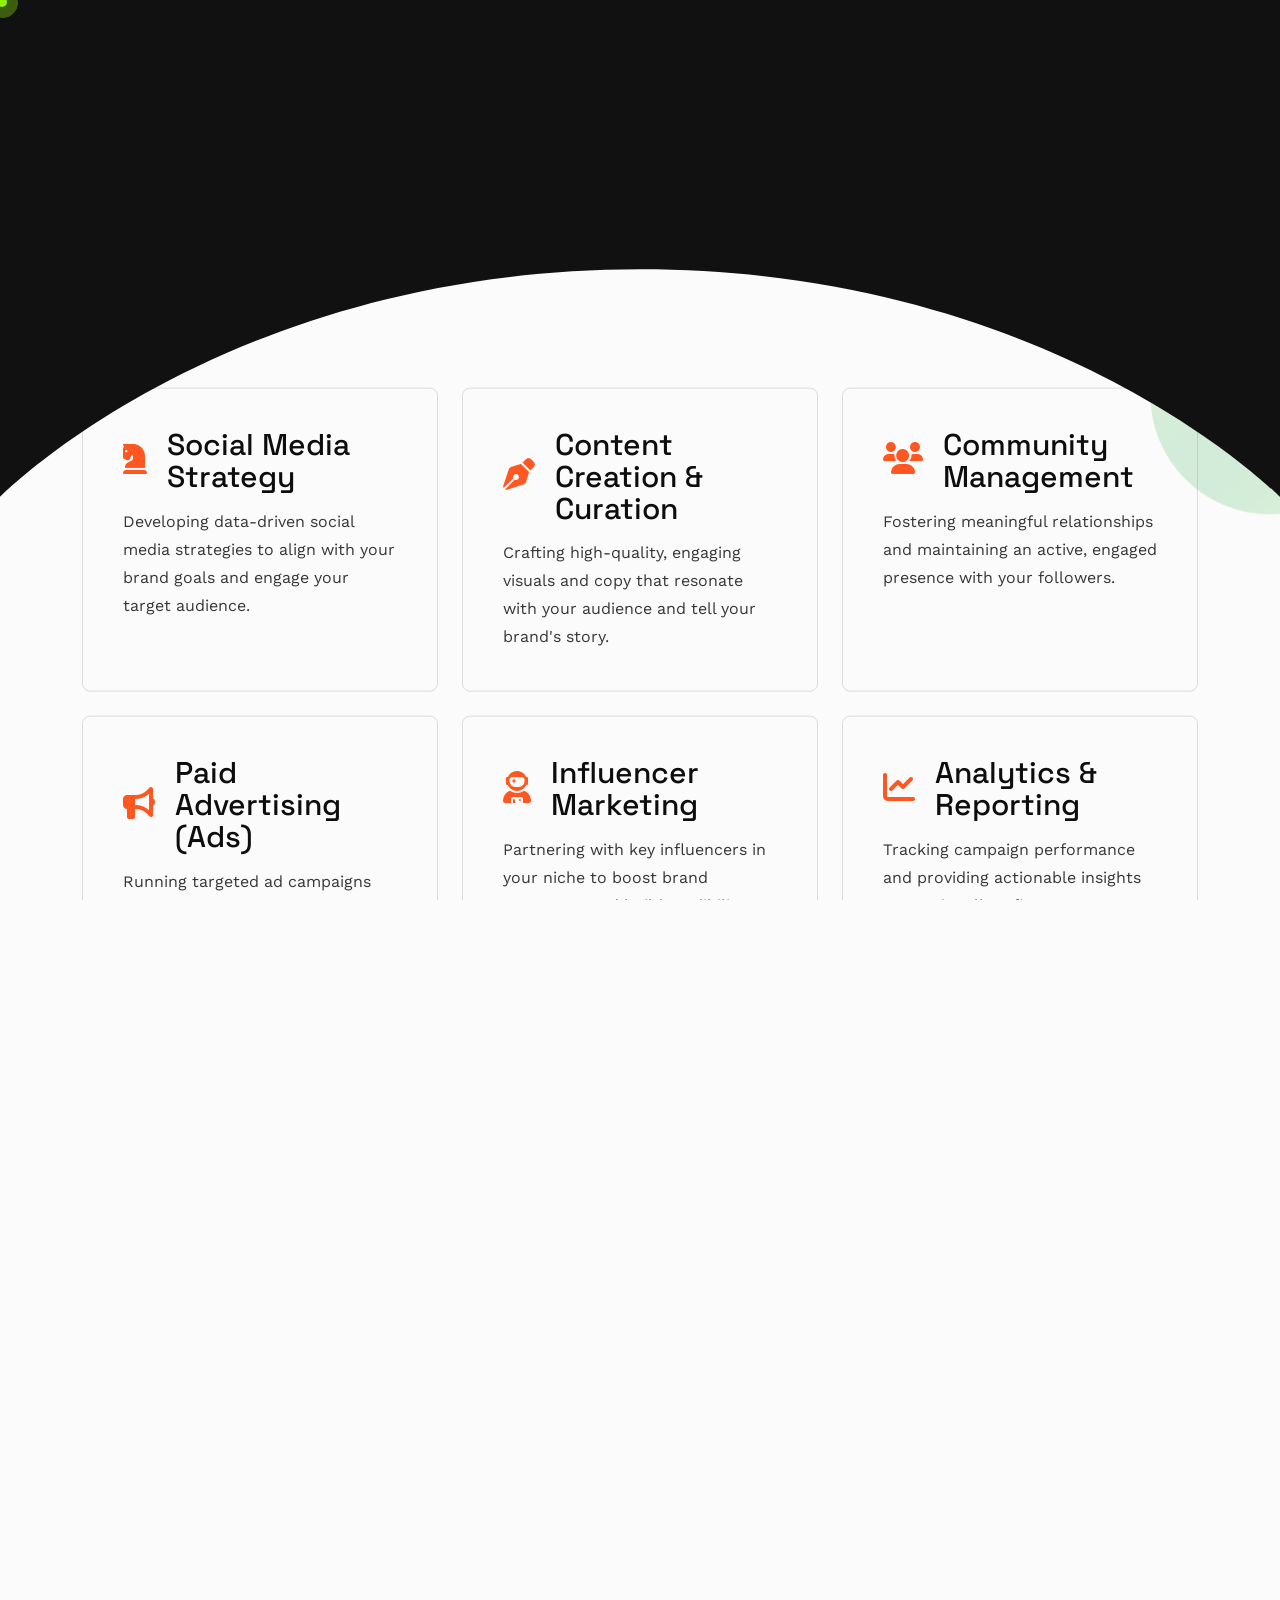
<file: service.html>
<!DOCTYPE html>
<html lang="en">
    <!--<< Header Area >>-->
    <head>
        <!-- ========== Meta Tags ========== -->
        <meta charset="UTF-8">
        <meta http-equiv="X-UA-Compatible" content="IE=edge">
        <meta name="viewport" content="width=device-width, initial-scale=1">
        <meta name="author" content="Treasure Akpan">
        <meta name="description" content="Social media services by Treasure Akpan">
        <!-- ======== Page title ============ -->
        <title>Services – Treasure Akpan | SMM Portfolio</title>
        <!--<< Favcion >>-->
        <meta property="og:type" content="website">
        <meta property="og:site_name" content="Treasure Akpan – SMM Portfolio">
        <meta property="og:url" content="https://treasure-akpan.vercel.app/">
        <meta property="og:title" content="Services – Treasure Akpan | SMM Portfolio">
        <meta property="og:description" content="Social media services by Treasure Akpan">
        <meta property="og:image" content="https://treasure-akpan.vercel.app/assets/img/og-image.png">
        <meta property="og:image:width" content="1200">
        <meta property="og:image:height" content="630">
        <meta name="twitter:card" content="summary_large_image">
        <meta name="twitter:title" content="Services – Treasure Akpan | SMM Portfolio">
        <meta name="twitter:description" content="Social media services by Treasure Akpan">
        <meta name="twitter:image" content="https://treasure-akpan.vercel.app/assets/img/og-image.png">
        <link rel="shortcut icon" href="assets/img/favicon.png">
        <!--<< Bootstrap min.css >>-->
        <link rel="stylesheet" href="assets/css/bootstrap.min.css">
        <!--<< All Min Css >>-->
        <link rel="stylesheet" href="assets/css/all.min.css">
        <!--<< Animate.css >>-->
        <link rel="stylesheet" href="assets/css/animate.css">
        <!--<< Magnific Popup.css >>-->
        <link rel="stylesheet" href="assets/css/magnific-popup.css">
        <!--<< MeanMenu.css >>-->
        <link rel="stylesheet" href="assets/css/meanmenu.css">
        <!--<< Swiper Bundle.css >>-->
        <link rel="stylesheet" href="assets/css/swiper-bundle.min.css">
        <!--<< Nice Select.css >>-->
        <link rel="stylesheet" href="assets/css/nice-select.css">
        <!--<< Icomoon.css >>-->
        <link rel="stylesheet" href="assets/css/icomoon.css">
        <!--<< Main.css >>-->
        <link rel="stylesheet" href="assets/css/main.css">
    </head>
    <body>

        <div class="page-wrapper">

              <!-- Preloader Start -->
            <div class="preloader">
                <svg viewBox="0 0 1000 1000" preserveAspectRatio="none">
                    <path id="preloaderSvg" d="M0,1005S175,995,500,995s500,5,500,5V0H0Z"></path>
                </svg>
                <div class="preloader-heading">
                    <div class="load-text">
                        <span>T</span>
                        <span>r</span>
                        <span>e</span>
                        <span>a</span>
                        <span>s</span>
                        <span>u</span>
                        <span>r</span>
                        <span>e</span>
                        <span>&nbsp;</span>
                        <span>A</span>
                        <span>k</span>
                        <span>p</span>
                        <span>a</span>
                        <span>n</span>
                    </div>
                </div>
            </div>

         <!-- Back To Top Start -->
            <button id="back-top" class="back-to-top">
                <i class="fa-regular fa-arrow-up"></i>
            </button>

            <!-- GT MouseCursor Start -->
            <div class="mouseCursor cursor-outer"></div>
            <div class="mouseCursor cursor-inner"></div>

            <!-- Offcanvas Area Start -->
            <div class="fix-area">
                <div class="offcanvas__info">
                    <div class="offcanvas__wrapper">
                        <div class="offcanvas__content">
                            <div class="offcanvas__top d-flex justify-content-between align-items-center">
                                <div class="offcanvas__logo">
                                    <a href="/">
                                        <img src="assets/img/logo/white-logo.png" alt="logo-img">
                                    </a>
                                </div>
                                <div class="offcanvas__close">
                                    <button>
                                        <i class="fa-thin fa-times"></i>
                                    </button>
                                </div>
                            </div>
                            <p class="text d-none d-xl-block">
                               Helping brands grow online through strategic content creation, targeted campaigns, and data-driven social media management.
                            </p>
                            <div class="mobile-menu fix"></div>
                            <div class="off-contact-info">
                                <span class="info-title">Contact Info</span>
                                <div class="contact-details">
                                    <span class="sub-info">Phone</span>
                                    <p>
                                       <a href="tel:+2349138879884">+2349138879884</a>
                                    </p>
                                </div>
                                <div class="contact-details">
                                    <span class="sub-info">Email</span>
                                    <p>
                                       <a href="mailto:treasureemicah@gmail.com">treasureemicah@gmail.com</a>
                                    </p>
                                </div>
                                <div class="contact-details">
                                    <span class="sub-info">Location</span>
                                    <p>
                                       Nigeria
                                    </p>
                                </div>
                            </div>
                        </div>
                        <div class="social-icon-list">
                                <span class="follow-title">
                                    Follow us:
                                </span>
                                <div class="social-icon d-flex align-items-center">
                                    <a href="https://www.facebook.com/share/1H1bacJCma/"><i class="fab fa-facebook-f"></i></a>
<a href="https://www.linkedin.com/in/treasure-akpan-"><i class="fab fa-linkedin-in"></i></a>
<a href="https://www.instagram.com/tee_akpan?igsh=bDNoeWt2NjU3bWth"><i class="fab fa-instagram"></i></a>
                                </div>
                                
                            </div>
                    </div>
                </div>
            </div>
            <div class="offcanvas__overlay"></div>

                        <!-- Header Section Start -->
            <style>
                #header-sticky {
                    background: #0D0D0D !important;
                    border-bottom: 1px solid rgba(147,242,3,0.12);
                    transition: all 0.3s ease;
                }
                #header-sticky.sticky {
                    background: rgba(13,13,13,0.97) !important;
                    backdrop-filter: blur(20px);
                    -webkit-backdrop-filter: blur(20px);
                    border-bottom: 1px solid rgba(147,242,3,0.2);
                    box-shadow: 0 4px 40px rgba(0,0,0,0.4);
                }
                .custom-nav-link {
                    color: #aaa !important;
                    font-size: 0.9rem !important;
                    font-weight: 500 !important;
                    text-transform: uppercase !important;
                    letter-spacing: 1px !important;
                    text-decoration: none;
                    padding: 6px 0 !important;
                    border-bottom: 2px solid transparent;
                    transition: color 0.25s ease, border-color 0.25s ease;
                    display: inline-block;
                }
                .custom-nav-link:hover,
                .custom-nav-link.active {
                    color: #93F203 !important;
                    border-bottom-color: #93F203;
                }
                .nav-email-btn {
                    display: inline-flex;
                    align-items: center;
                    gap: 8px;
                    background: transparent;
                    border: 1.5px solid rgba(147,242,3,0.4);
                    color: #93F203;
                    font-size: 0.82rem;
                    font-weight: 600;
                    text-transform: uppercase;
                    letter-spacing: 0.8px;
                    padding: 10px 22px;
                    border-radius: 6px;
                    text-decoration: none;
                    transition: all 0.25s ease;
                }
                .nav-email-btn:hover {
                    background: #93F203;
                    color: #0D0D0D;
                    border-color: #93F203;
                }
                .header-1 .main-menu ul li a.circle-menu-box {
                    background: none !important;
                    box-shadow: none !important;
                    border: none !important;
                }
            </style>
            <header id="header-sticky" class="header-1">
                <div class="container">
                    <div class="mega-menu-wrapper">
                        <div class="header-main" style="padding: 22px 0;">
                            <a href="/" class="logo">
                                <img src="assets/img/logo/white-logo.png" alt="Treasure Akpan" style="height: 38px; width: auto;">
                            </a>
                            <div class="mean__menu-wrapper">
                                <div class="main-menu">
                                    <nav id="mobile-menu">
                                        <ul style="display: flex; align-items: center; gap: 40px; list-style: none; margin: 0; padding: 0;">
                                            <li><a class="custom-nav-link" href="/">Home</a></li>
                                            <li><a class="custom-nav-link" href="project">Portfolio</a></li>
                                            <li><a class="custom-nav-link active" href="service">Services</a></li>
                                            <li><a class="custom-nav-link" href="contact">Contact</a></li>
                                        </ul>
                                    </nav>
                                </div>
                            </div>
                            <div class="header-right d-flex justify-content-end align-items-center gap-3">
                                <a href="mailto:treasureemicah@gmail.com" class="nav-email-btn d-none d-lg-inline-flex">
                                    <i class="fas fa-envelope" style="font-size: 12px;"></i>
                                    treasureemicah@gmail.com
                                </a>
                                <div class="header__hamburger d-xl-none my-auto">
                                    <div class="sidebar__toggle">
                                       <span></span>
                                       <span></span>
                                       <span></span>
                                    </div>
                                </div>
                            </div>
                        </div>
                    </div>
                </div>
            </header>
            
        
            <div id="smooth-wrapper">
                <div id="smooth-content">
                    <div class="bread-top-shape">
                        <div class="shape">
                            <img src="assets/img/breadcrumb-shape.png" alt="img">
                        </div>
                    </div>

                    

                    <!-- Breadcrumb Section Start -->
                    <section class="breadcrumb-wrapper bg-cover">
                        <div class="container">
                            <div class="page-heading pb-0">
                                <div class="breadcrumb-title">
                                    <h1 class="breadcrumb-title split-title">Services</h1>
                                    <ul class="breadcrumb-list wow fadeInUp">
                                        <li><a href="/">Home</a></li>
                                        <li>/</li>
                                        <li>Services</li>
                                    </ul>
                                </div>
                                
                            </div>
                        </div>
                    </section>

                    <!-- Service Section Start -->
                    <section class="service-section section-padding fix mt-5">
                        <div class="container">
                            <div class="service-wrapper-area">
                                <div class="row g-4">
                                    <!-- Service 1 -->
                                    <div class="col-xl-4 col-lg-4 col-md-6 wow fadeInUp" data-wow-delay=".2s">
                                        <div class="tech-stack-items" style="height: 100%;">
                                            <div class="tech-top">
                                                <div class="icon">
                                                    <i class="fa-solid fa-chess-knight" style="font-size: 32px; color: #ff5722;"></i>
                                                </div>
                                                <h3 class="title">Social Media Strategy</h3>
                                            </div>
                                            <p>Developing data-driven social media strategies to align with your brand goals and engage your target audience.</p>
                                        </div>
                                    </div>
                                    <!-- Service 2 -->
                                    <div class="col-xl-4 col-lg-4 col-md-6 wow fadeInUp" data-wow-delay=".4s">
                                        <div class="tech-stack-items" style="height: 100%;">
                                            <div class="tech-top">
                                                <div class="icon">
                                                    <i class="fa-solid fa-pen-nib" style="font-size: 32px; color: #ff5722;"></i>
                                                </div>
                                                <h3 class="title">Content Creation & Curation</h3>
                                            </div>
                                            <p>Crafting high-quality, engaging visuals and copy that resonate with your audience and tell your brand's story.</p>
                                        </div>
                                    </div>
                                    <!-- Service 3 -->
                                    <div class="col-xl-4 col-lg-4 col-md-6 wow fadeInUp" data-wow-delay=".6s">
                                        <div class="tech-stack-items" style="height: 100%;">
                                            <div class="tech-top">
                                                <div class="icon">
                                                    <i class="fa-solid fa-users" style="font-size: 32px; color: #ff5722;"></i>
                                                </div>
                                                <h3 class="title">Community Management</h3>
                                            </div>
                                            <p>Fostering meaningful relationships and maintaining an active, engaged presence with your followers.</p>
                                        </div>
                                    </div>
                                    <!-- Service 4 -->
                                    <div class="col-xl-4 col-lg-4 col-md-6 wow fadeInUp" data-wow-delay=".2s">
                                        <div class="tech-stack-items" style="height: 100%;">
                                            <div class="tech-top">
                                                <div class="icon">
                                                    <i class="fa-solid fa-bullhorn" style="font-size: 32px; color: #ff5722;"></i>
                                                </div>
                                                <h3 class="title">Paid Advertising (Ads)</h3>
                                            </div>
                                            <p>Running targeted ad campaigns across platforms to maximize ROI and reach new potential customers.</p>
                                        </div>
                                    </div>
                                    <!-- Service 5 -->
                                    <div class="col-xl-4 col-lg-4 col-md-6 wow fadeInUp" data-wow-delay=".4s">
                                        <div class="tech-stack-items" style="height: 100%;">
                                            <div class="tech-top">
                                                <div class="icon">
                                                    <i class="fa-solid fa-user-astronaut" style="font-size: 32px; color: #ff5722;"></i>
                                                </div>
                                                <h3 class="title">Influencer Marketing</h3>
                                            </div>
                                            <p>Partnering with key influencers in your niche to boost brand awareness and build credibility.</p>
                                        </div>
                                    </div>
                                    <!-- Service 6 -->
                                    <div class="col-xl-4 col-lg-4 col-md-6 wow fadeInUp" data-wow-delay=".6s">
                                        <div class="tech-stack-items" style="height: 100%;">
                                            <div class="tech-top">
                                                <div class="icon">
                                                    <i class="fa-solid fa-chart-line" style="font-size: 32px; color: #ff5722;"></i>
                                                </div>
                                                <h3 class="title">Analytics & Reporting</h3>
                                            </div>
                                            <p>Tracking campaign performance and providing actionable insights to continually refine our approach.</p>
                                        </div>
                                    </div>
                                </div>
                            </div>
                        </div>
                    </section>

                    <!-- Contact Section Start -->
                    <section class="contact-section-3 section-padding fix">
                        <div class="container">
                            <div class="section-title">
                                <h2 class="style-3 split-title">Turn Concepts Into Reality. <br> Contact Me Today!</h2>
                            </div>
                            <div class="row g-4">
                                
                                <div class="col-xl-7 col-lg-6">
                                    <div class="contact-content-3">
                                        <div class="select-service-area wow fadeInUp" data-wow-delay=".3s">
                                            <span>Select Service</span>
                                            <div class="select-service">
                                                <button type="submit" class="theme-btn">
                                                    Content Strategy
                                                </button>
                                                <button type="submit" class="theme-btn">
                                                    Social Media Management
                                                </button>
                                                <button type="submit" class="theme-btn">
                                                    Paid Ads
                                                </button>
                                                <button type="submit" class="theme-btn">
                                                    Brand Identity
                                                </button>
                                                <button type="submit" class="theme-btn">
                                                    Influencer Marketing
                                                </button>
                                                <button type="submit" class="theme-btn">
                                                    Analytics & Reporting
                                                </button>
                                            </div>
                                        </div>
                                        
                                        <div class="contact-button mt-4 mb-4 wow fadeInUp" data-wow-delay=".6s">
                                            <a href="mailto:treasureemicah@gmail.com" class="theme-btn">
                                                Send
                                            </a>
                                        </div>
                                    </div>
                                </div>
                            </div>
                        </div>
                    </section>
                    
                    <!-- Footer Section Start -->
                                        <footer class="footer-section pt-5 pb-4" style="background-color: #111; color: #fff;">
                                            <div class="container">
                                                <div class="row align-items-center mb-5 pb-4" style="border-bottom: 1px solid rgba(255,255,255,0.1);">
                                                    <div class="col-lg-8">
                                                        <h2 style="font-size: 3rem; font-weight: 700; color: #fff; line-height: 1.2; margin-bottom: 0;">Ready to elevate your social presence?</h2>
                                                        <p style="font-size: 1.2rem; color: #aaa; margin-top: 15px; margin-bottom: 0;">Let's collaborate to create campaigns that convert.</p>
                                                    </div>
                                                    <div class="col-lg-4 text-lg-end mt-4 mt-lg-0">
                                                        <a href="https://wa.me/2349138879884" class="theme-btn">Get in Touch</a>
                                                    </div>
                                                </div>
                                                
                                                <div class="row mb-4">
                                                    <div class="col-md-4 mb-4 mb-md-0">
                                                        <h3 style="color: #fff; font-size: 1.2rem; margin-bottom: 20px;">Treasure Akpan</h3>
                                                        <p style="color: #888; line-height: 1.6; margin-bottom: 0;">Social Media Strategist & Manager<br>Uyo, Nigeria</p>
                                                    </div>
                                                    <div class="col-md-4 mb-4 mb-md-0">
                                                        <h3 style="color: #fff; font-size: 1.2rem; margin-bottom: 20px;">Quick Links</h3>
                                                        <ul style="list-style: none; padding: 0; margin: 0;">                                                            <li style="margin-bottom: 10px;"><a href="project" style="color: #aaa; text-decoration: none; transition: color 0.3s;">Portfolio</a></li>
                                                            <li style="margin-bottom: 10px;"><a href="service" style="color: #aaa; text-decoration: none; transition: color 0.3s;">Services</a></li>
                                                        </ul>
                                                    </div>
                                                    <div class="col-md-4">
                                                        <h3 style="color: #fff; font-size: 1.2rem; margin-bottom: 20px;">Connect</h3>
                                                        <ul style="list-style: none; padding: 0; margin: 0; display: flex; gap: 20px;">
                                                            <li><a href="https://www.linkedin.com/in/treasure-akpan-" style="color: #aaa; font-size: 1.5rem; transition: color 0.3s;"><i class="fab fa-linkedin"></i></a></li>
                                                            <li><a href="https://www.instagram.com/tee_akpan?igsh=bDNoeWt2NjU3bWth" style="color: #aaa; font-size: 1.5rem; transition: color 0.3s;"><i class="fab fa-instagram"></i></a></li>
                                                            <li><a href="https://www.facebook.com/share/1H1bacJCma/" style="color: #aaa; font-size: 1.5rem; transition: color 0.3s;"><i class="fab fa-facebook"></i></a></li>
                                                        </ul>
                                                    </div>
                                                </div>
                                                
                                                <div class="row align-items-center pt-4" style="border-top: 1px solid rgba(255,255,255,0.1);">
                                                    <div class="col-md-6 text-center text-md-start">
                                                        <p style="color: #888; margin: 0; font-size: 0.9rem;">© 2026 Treasure Akpan. All rights reserved.</p>
                                                    </div>
                                                    <div class="col-md-6 text-center text-md-end mt-3 mt-md-0">
                                                        <a href="#" style="color: #888; text-decoration: none; font-size: 0.9rem;" onclick="window.scrollTo({top: 0, behavior: 'smooth'}); return false;">Back to Top <i class="fas fa-arrow-up ms-1"></i></a>
                                                    </div>
                                                </div>
                                            </div>
                                        </footer>

                </div>
            </div>
        </div>

    
        <!--<< All JS Plugins >>-->
        <script src="assets/js/jquery-3.7.1.min.js"></script>
        <!--<< Viewport Js >>-->
        <script src="assets/js/viewport.jquery.js"></script>
        <!--<< Bootstrap Js >>-->
        <script src="assets/js/bootstrap.bundle.min.js"></script>
        <!--<< Gsap Min Js >>-->
        <script src="assets/js/gsap.min.js"></script>
        <!--<< ScrollTrigger Min Js >>-->
        <script src="assets/js/ScrollTrigger.min.js"></script>
        <!--<< ScrollSmoother Min Js >>-->
        <script src="assets/js/ScrollSmoother.min.js"></script>
        <!--<< ScrollToPlugin Min Js >>-->
        <script src="assets/js/ScrollToPlugin.min.js"></script>
        <!--<< SplitText Min Js >>-->
        <script src="assets/js/SplitText.min.js"></script>
        <!--<< TextPlugin Min Js >>-->
        <script src="assets/js/TextPlugin.js"></script>
         <!--<< Chroma Min Js >>-->
        <script src="assets/js/chroma.min.js"></script>
        <!--<< nice-selec Js >>-->
        <script src="assets/js/jquery.nice-select.min.js"></script>
        <!--<< Waypoints Js >>-->
        <script src="assets/js/jquery.waypoints.js"></script>
        <!--<< Counterup Js >>-->
        <script src="assets/js/jquery.counterup.min.js"></script>
        <!--<< Swiper Slider Js >>-->
        <script src="assets/js/swiper-bundle.min.js"></script>
        <!--<< MeanMenu Js >>-->
        <script src="assets/js/jquery.meanmenu.min.js"></script>
        <!--<< Parallaxie Js >>-->
        <script src="assets/js/parallaxie.js"></script>
        <!--<< Magnific Popup Js >>-->
        <script src="assets/js/jquery.magnific-popup.min.js"></script>
        <!--<< Wow Animation Js >>-->
        <script src="assets/js/wow.min.js"></script>
        <!--<< Main.js >>-->
        <script src="assets/js/main.js"></script>
    </body>
</html>
</file>
<file: assets/css/nice-select.css>
.nice-select {
  -webkit-tap-highlight-color: transparent;
  background-color: #fff;
  border-radius: 5px; 
  border: 1px solid  #CCCCCC;
  box-sizing: border-box;
  clear: both;
  cursor: pointer;
  display: block;
  float: left;
  color: #6E6E6E; 
  font-family:  "Plus Jakarta Sans", system-ui;
  font-size: 16px;
  font-style: normal;
  font-weight: 400;
  line-height: 26.08px;  
  height: 57px;
  line-height: 40px;
  outline: none;
  padding: 8px 10px; 
  position: relative;
  text-align: left !important;
  -webkit-transition: all 0.2s ease-in-out;
  transition: all 0.2s ease-in-out;
  -webkit-user-select: none;
     -moz-user-select: none;
      -ms-user-select: none;
          user-select: none;
  white-space: nowrap;
  width: auto; }
  .nice-select:hover {
    border-color: #6E6E6E; }
  .nice-select:active, .nice-select.open, .nice-select:focus {
    border-color: #6E6E6E; }
  .nice-select:after {
    border-bottom: 2px solid #6E6E6E;
    border-right: 2px solid #6E6E6E;
    content: '';
    display: block;
    height: 5px;
    margin-top: -4px;
    pointer-events: none;
    position: absolute;
    right: 12px;
    top: 50%;
    -webkit-transform-origin: 66% 66%;
        -ms-transform-origin: 66% 66%;
            transform-origin: 66% 66%;
    -webkit-transform: rotate(45deg);
        -ms-transform: rotate(45deg);
            transform: rotate(45deg);
    -webkit-transition: all 0.15s ease-in-out;
    transition: all 0.15s ease-in-out;
    width: 5px; }
  .nice-select.open:after {
    -webkit-transform: rotate(-135deg);
        -ms-transform: rotate(-135deg);
            transform: rotate(-135deg); }
  .nice-select.open .list {
    opacity: 1;
    pointer-events: auto;
    -webkit-transform: scale(1) translateY(0);
        -ms-transform: scale(1) translateY(0);
            transform: scale(1) translateY(0); }
  .nice-select.disabled {
    border-color: #6E6E6E;
    color: #6E6E6E;
    pointer-events: none; }
    .nice-select.disabled:after {
      border-color: #6E6E6E; }
  .nice-select.wide {
    width: 100%; }
    .nice-select.wide .list {
      left: 0 !important;
      right: 0 !important; }
  .nice-select.right {
    float: right; }
    .nice-select.right .list {
      left: auto;
      right: 0; }
  .nice-select.small {
    font-size: 12px;
    height: 36px;
    line-height: 34px; }
    .nice-select.small:after {
      height: 4px;
      width: 4px; }
    .nice-select.small .option {
      line-height: 34px;
      min-height: 34px; }
  .nice-select .list {
    background-color: #fff;
    border-radius: 5px;
    box-shadow: 0 0 0 1px rgba(68, 68, 68, 0.11);
    box-sizing: border-box;
    margin-top: 4px;
    opacity: 0;
    overflow: hidden;
    padding: 0;
    pointer-events: none;
    position: absolute;
    top: 100%;
    left: 0;
    -webkit-transform-origin: 50% 0;
        -ms-transform-origin: 50% 0;
            transform-origin: 50% 0;
    -webkit-transform: scale(0.75) translateY(-21px);
        -ms-transform: scale(0.75) translateY(-21px);
            transform: scale(0.75) translateY(-21px);
    -webkit-transition: all 0.2s cubic-bezier(0.5, 0, 0, 1.25), opacity 0.15s ease-out;
    transition: all 0.2s cubic-bezier(0.5, 0, 0, 1.25), opacity 0.15s ease-out;
    z-index: 9; }
    .nice-select .list:hover .option:not(:hover) {
      background-color: transparent !important; }
  .nice-select .option {
    cursor: pointer;
    font-weight: 400;
    line-height: 40px;
    list-style: none;
    min-height: 40px;
    outline: none;
    padding-left: 18px;
    padding-right: 29px;
    text-align: left;
    -webkit-transition: all 0.2s;
    transition: all 0.2s; }
    .nice-select .option:hover, .nice-select .option.focus, .nice-select .option.selected.focus {
      background-color: #f6f6f6; }
    .nice-select .option.selected {
      font-weight: bold; }
    .nice-select .option.disabled {
      background-color: transparent;
      color: #999;
      cursor: default; }

.no-csspointerevents .nice-select .list {
  display: none; }

.no-csspointerevents .nice-select.open .list {
  display: block; }
</file>
<file: assets/css/icomoon.css>
@font-face {
  font-family: 'icomoon';
  src:  url('../webfonts/icomoon.eot');
  src:  url('../webfonts/icomoon.eot') format('embedded-opentype'),
    url('../webfonts/icomoon.ttf') format('truetype'),
    url('../webfonts/icomoon.woff') format('woff'),
    url('../webfonts/icomoon.svg') format('svg');
  font-weight: normal;
  font-style: normal;
  font-display: block;
}

[class^="icon-"], [class*=" icon-"] {
  /* use !important to prevent issues with browser extensions that change fonts */
  font-family: 'icomoon' !important;
  speak: never;
  font-style: normal;
  font-weight: normal;
  font-variant: normal;
  text-transform: none;
  line-height: 1;

  /* Better Font Rendering =========== */
  -webkit-font-smoothing: antialiased;
  -moz-osx-font-smoothing: grayscale;
}

.icon-arrow-icon:before {
  content: "\e900";
}
.icon-footer-arrow:before {
  content: "\e901";
}
.icon-github:before {
  content: "\e902";
}
.icon-instagram:before {
  content: "\e903";
}
.icon-instagram-black:before {
  content: "\e904";
}
.icon-linkedin:before {
  content: "\e905";
}
.icon-linkin-black:before {
  content: "\e906";
}
.icon-mastodon:before {
  content: "\e907";
}
.icon-p1:before {
  content: "\e908";
}
.icon-p2:before {
  content: "\e909";
}
.icon-p3:before {
  content: "\e90a";
}
.icon-p4:before {
  content: "\e90b";
}
.icon-p5:before {
  content: "\e90c";
}
.icon-p6:before {
  content: "\e90d";
}
.icon-p7:before {
  content: "\e90e";
}
.icon-p8:before {
  content: "\e90f";
}
.icon-p9:before {
  content: "\e910";
}
.icon-p10:before {
  content: "\e911";
}
.icon-p11:before {
  content: "\e912";
}
.icon-p12:before {
  content: "\e913";
}
.icon-p13:before {
  content: "\e914";
}
.icon-p14:before {
  content: "\e915";
}
.icon-p15:before {
  content: "\e916";
}
.icon-p16:before {
  content: "\e917";
}
.icon-p17:before {
  content: "\e918";
}
.icon-p18:before {
  content: "\e919";
}
.icon-p19:before {
  content: "\e91a";
}
.icon-p20:before {
  content: "\e91b";
}
.icon-p21:before {
  content: "\e91c";
}
.icon-p22:before {
  content: "\e91d";
}
.icon-p23:before {
  content: "\e91e";
}
.icon-p24:before {
  content: "\e91f";
}
.icon-s-1 .path1:before {
  content: "\e920";
}
.icon-s-1 .path2:before {
  content: "\e921";
  margin-left: -1em;
}
.icon-s-1 .path3:before {
  content: "\e922";
  margin-left: -1em;
}
.icon-s-1 .path4:before {
  content: "\e923";
  margin-left: -1em;
}
.icon-s-1 .path5:before {
  content: "\e924";
  margin-left: -1em;
}
.icon-s-1 .path6:before {
  content: "\e925";
  margin-left: -1em;
}
.icon-s-1 .path7:before {
  content: "\e926";
  margin-left: -1em;
}
.icon-s-1 .path8:before {
  content: "\e927";
  margin-left: -1em;
}
.icon-s-2 .path1:before {
  content: "\e928";
}
.icon-s-2 .path2:before {
  content: "\e929";
  margin-left: -1em;
}
.icon-s-2 .path3:before {
  content: "\e92a";
  margin-left: -1em;
}
.icon-s-2 .path4:before {
  content: "\e92b";
  margin-left: -1em;
}
.icon-s-2 .path5:before {
  content: "\e92c";
  margin-left: -1em;
}
.icon-s-2 .path6:before {
  content: "\e92d";
  margin-left: -1em;
}
.icon-s-2 .path7:before {
  content: "\e92e";
  margin-left: -1em;
}
.icon-s-3 .path1:before {
  content: "\e92f";
}
.icon-s-3 .path2:before {
  content: "\e930";
  margin-left: -1em;
}
.icon-s-3 .path3:before {
  content: "\e931";
  margin-left: -1em;
}
.icon-s-3 .path4:before {
  content: "\e932";
  margin-left: -1em;
}
.icon-s-3 .path5:before {
  content: "\e933";
  margin-left: -1em;
}
.icon-s-3 .path6:before {
  content: "\e934";
  margin-left: -1em;
}
.icon-s-3 .path7:before {
  content: "\e935";
  margin-left: -1em;
}
.icon-s-3 .path8:before {
  content: "\e936";
  margin-left: -1em;
}
.icon-s-3 .path9:before {
  content: "\e937";
  margin-left: -1em;
}
.icon-s-4:before {
  content: "\e938";
}
.icon-s-5 .path1:before {
  content: "\e939";
}
.icon-s-5 .path2:before {
  content: "\e93a";
  margin-left: -1em;
}
.icon-s-5 .path3:before {
  content: "\e93b";
  margin-left: -1em;
}
.icon-s-5 .path4:before {
  content: "\e93c";
  margin-left: -1em;
}
.icon-s-5 .path5:before {
  content: "\e93d";
  margin-left: -1em;
}
.icon-s-5 .path6:before {
  content: "\e93e";
  margin-left: -1em;
}
.icon-s-5 .path7:before {
  content: "\e93f";
  margin-left: -1em;
}
.icon-s-5 .path8:before {
  content: "\e940";
  margin-left: -1em;
}
.icon-s-5 .path9:before {
  content: "\e941";
  margin-left: -1em;
}
.icon-s-5 .path10:before {
  content: "\e942";
  margin-left: -1em;
}
.icon-s-6 .path1:before {
  content: "\e943";
}
.icon-s-6 .path2:before {
  content: "\e944";
  margin-left: -1em;
}
.icon-s-6 .path3:before {
  content: "\e945";
  margin-left: -1em;
}
.icon-s-6 .path4:before {
  content: "\e946";
  margin-left: -1em;
}
.icon-s-6 .path5:before {
  content: "\e947";
  margin-left: -1em;
}
.icon-s-6 .path6:before {
  content: "\e948";
  margin-left: -1em;
}
.icon-s-6 .path7:before {
  content: "\e949";
  margin-left: -1em;
}
.icon-s-6 .path8:before {
  content: "\e94a";
  margin-left: -1em;
}
.icon-s-6 .path9:before {
  content: "\e94b";
  margin-left: -1em;
}
.icon-service-icon-01:before {
  content: "\e94c";
}
.icon-service-icon-02 .path1:before {
  content: "\e94d";
}
.icon-service-icon-02 .path2:before {
  content: "\e94e";
  margin-left: -1em;
}
.icon-service-icon-02 .path3:before {
  content: "\e94f";
  margin-left: -1em;
}
.icon-service-icon-02 .path4:before {
  content: "\e950";
  margin-left: -1em;
}
.icon-service-icon-02 .path5:before {
  content: "\e951";
  margin-left: -1em;
}
.icon-service-icon-02 .path6:before {
  content: "\e952";
  margin-left: -1em;
}
.icon-service-icon-02 .path7:before {
  content: "\e953";
  margin-left: -1em;
}
.icon-service-icon-03 .path1:before {
  content: "\e954";
}
.icon-service-icon-03 .path2:before {
  content: "\e955";
  margin-left: -1.0126953125em;
}
.icon-service-icon-03 .path3:before {
  content: "\e956";
  margin-left: -1.0126953125em;
}
.icon-service-icon-03 .path4:before {
  content: "\e957";
  margin-left: -1.0126953125em;
}
.icon-service-icon-03 .path5:before {
  content: "\e958";
  margin-left: -1.0126953125em;
}
.icon-service-icon-03 .path6:before {
  content: "\e959";
  margin-left: -1.0126953125em;
}
.icon-service-icon-03 .path7:before {
  content: "\e95a";
  margin-left: -1.0126953125em;
}
.icon-service-icon-03 .path8:before {
  content: "\e95b";
  margin-left: -1.0126953125em;
}
.icon-service-icon-04 .path1:before {
  content: "\e95c";
}
.icon-service-icon-04 .path2:before {
  content: "\e95d";
  margin-left: -1em;
}
.icon-service-icon-04 .path3:before {
  content: "\e95e";
  margin-left: -1em;
}
.icon-service-icon-04 .path4:before {
  content: "\e95f";
  margin-left: -1em;
}
.icon-service-icon-04 .path5:before {
  content: "\e960";
  margin-left: -1em;
}
.icon-service-icon-04 .path6:before {
  content: "\e961";
  margin-left: -1em;
}
.icon-service-icon-05 .path1:before {
  content: "\e962";
}
.icon-service-icon-05 .path2:before {
  content: "\e963";
  margin-left: -1em;
}
.icon-service-icon-05 .path3:before {
  content: "\e964";
  margin-left: -1em;
}
.icon-service-icon-05 .path4:before {
  content: "\e965";
  margin-left: -1em;
}
.icon-service-icon-05 .path5:before {
  content: "\e966";
  margin-left: -1em;
}
.icon-service-icon-05 .path6:before {
  content: "\e967";
  margin-left: -1em;
}
.icon-service-icon-05 .path7:before {
  content: "\e968";
  margin-left: -1em;
}
.icon-service-icon-05 .path8:before {
  content: "\e969";
  margin-left: -1em;
}
.icon-service-icon-05 .path9:before {
  content: "\e96a";
  margin-left: -1em;
}
.icon-service-icon-05 .path10:before {
  content: "\e96b";
  margin-left: -1em;
}
.icon-service-icon-06 .path1:before {
  content: "\e96c";
}
.icon-service-icon-06 .path2:before {
  content: "\e96d";
  margin-left: -1em;
}
.icon-service-icon-06 .path3:before {
  content: "\e96e";
  margin-left: -1em;
}
.icon-service-icon-06 .path4:before {
  content: "\e96f";
  margin-left: -1em;
}
.icon-service-icon-06 .path5:before {
  content: "\e970";
  margin-left: -1em;
}
.icon-service-icon-06 .path6:before {
  content: "\e971";
  margin-left: -1em;
}
.icon-service-icon-06 .path7:before {
  content: "\e972";
  margin-left: -1em;
}
.icon-service-icon-06 .path8:before {
  content: "\e973";
  margin-left: -1em;
}
.icon-service-icon-06 .path9:before {
  content: "\e974";
  margin-left: -1em;
}
.icon-twitch:before {
  content: "\e975";
}
.icon-twitter:before {
  content: "\e976";
}
.icon-twitter-black:before {
  content: "\e977";
}
.icon-youtube:before {
  content: "\e978";
}
</file>
<file: assets/css/main.css>
@charset "UTF-8";
/*======================================================================================
Theme Name: Devix 
Author: merkulove
Author URI: https://themeforest.net/user/merkulove/portfolio
Description: Devix – Developer Portfolio HTML Template
Service Html Template 
Version: 1.0.0
=======================================================================================*/
/*======================================================================================
  >> TABLE OF CONTENTS <<
========================================================================================
01. Mixins & Variables
02. Base
03. Components
04. Layouts
05. Sections
======================================================================================*/
/*---------------------------------------
01. Mixins & Variables
---------------------------------------*/
@import url("https://fonts.googleapis.com/css2?family=Space+Grotesk:wght@300..700&display=swap");
@import url("https://fonts.googleapis.com/css2?family=Work+Sans:ital,wght@0,100..900;1,100..900&display=swap");
@import url("https://fonts.googleapis.com/css2?family=VT323&display=swap");
:root {
  --body: #FBFBFB;
  --black: #000;
  --white: #fff;
  --theme: #93F203;
  --theme2: #93F203;
  --header: #0D0D0D;
  --text: #373636;
  --border: #FCFCFC;
  --bg: #0D0D0D;
  --box-shadow: 0px 1px 14px 0px rgba(0, 0, 0, 0.13);
}

/*---------------------------------------
02. Base
---------------------------------------*/
/* --------------------------------------------
    Template Default Fonts & Fonts Styles
 ---------------------------------------------- */
body {
  font-family: "Work Sans", sans-serif;
  font-size: 16px;
  font-weight: 400;
  line-height: 28px;
  color: var(--text);
  background-color: var(--body);
  padding: 0;
  margin: 0;
  overflow-x: hidden;
}
@media (max-width: 575px) {
  body {
    font-size: 14px;
  }
}

ul {
  padding: 0;
  margin: 0;
  list-style: none;
}

button {
  border: none;
  background-color: transparent;
  padding: 0;
}

input:focus {
  color: var(--white);
  outline: none;
}

input {
  color: var(--white);
}

h1,
h2,
h3,
h4,
h5,
h6 {
  font-family: "Space Grotesk", sans-serif;
  margin: 0px;
  padding: 0;
  color: var(--header);
  transition: all 0.4s ease-in-out;
}

h1 {
  font-size: 80px;
  font-weight: 600;
  line-height: 100%;
  letter-spacing: -2px;
}
@media (max-width: 1399px) {
  h1 {
    font-size: 60px;
  }
}
@media (max-width: 1199px) {
  h1 {
    font-size: 55px;
  }
}
@media (max-width: 991px) {
  h1 {
    font-size: 60px;
    line-height: 110% !important;
  }
}
@media (max-width: 767px) {
  h1 {
    font-size: 48px;
  }
}
@media (max-width: 575px) {
  h1 {
    font-size: 40px;
  }
}
@media (max-width: 470px) {
  h1 {
    font-size: 34px;
  }
}

h2 {
  font-size: 60px;
  font-weight: 600;
  line-height: 107%;
}
@media (max-width: 1399px) {
  h2 {
    font-size: 44px;
  }
}
@media (max-width: 1199px) {
  h2 {
    font-size: 40px;
  }
}
@media (max-width: 991px) {
  h2 {
    font-size: 36px;
  }
}
@media (max-width: 767px) {
  h2 {
    font-size: 38px;
  }
}
@media (max-width: 575px) {
  h2 {
    font-size: 33px;
  }
}
@media (max-width: 470px) {
  h2 {
    font-size: 29px;
  }
}

h3 {
  font-size: 36px;
  font-weight: 500;
  line-height: 106%;
}
@media (max-width: 575px) {
  h3 {
    font-size: 22px;
  }
}

h4 {
  font-size: 30px;
  font-weight: 500;
  line-height: 120%;
}

h5 {
  font-size: 18px;
  font-weight: 700;
}

h6 {
  font-size: 16px;
  font-weight: 700;
}

a {
  text-decoration: none;
  outline: none !important;
  cursor: pointer;
  color: var(--header);
  transition: all 0.4s ease-in-out;
}

p {
  margin: 0px;
  transition: all 0.4s ease-in-out;
}

span {
  margin: 0px;
}

.theme-btn {
  font-size: 16px;
  position: relative;
  z-index: 1;
  overflow: hidden;
  font-weight: 500;
  text-transform: uppercase;
  height: 65px;
  line-height: 65px;
  background-color: var(--theme);
  overflow: hidden;
  display: inline-block;
  padding: 0 80px;
  color: var(--header);
  border-radius: 35px;
  font-family: "Space Grotesk", sans-serif;
  text-align: center;
}
@media (max-width: 575px) {
  .theme-btn {
    font-size: 14px;
    padding: 0 25px;
    height: 52px;
    line-height: 52px;
  }
}
.theme-btn::before {
  content: "";
  position: absolute;
  width: 0;
  top: -10px;
  height: 0;
  background-color: var(--theme2);
  border-radius: 50%;
  transform: translate(-50%, -50%);
  transition: all 0.8s ease;
  z-index: -1;
}
.theme-btn:hover {
  color: var(--white);
}
.theme-btn:hover::before {
  width: 800px;
  height: 800px;
  display: inline-block;
}

.link-btn {
  font-size: 15px;
  font-weight: 900;
  color: var(--theme);
  text-transform: capitalize;
  display: inline-block;
  font-family: "DM Sans";
  margin-top: 10px;
}
.link-btn:hover {
  color: var(--theme2);
}
.link-btn i {
  margin-left: 10px;
}

/*---------------------------------------
03. Components
---------------------------------------*/
.mean-container a.meanmenu-reveal {
  display: none;
}

.mean-container .mean-nav {
  background: none;
  margin-top: 0;
}

.mean-container .mean-bar {
  padding: 0;
  min-height: auto;
  background: none;
  background: none;
}

.mean-container .mean-nav > ul {
  padding: 0;
  margin: 0;
  width: 100%;
  list-style-type: none;
  display: block !important;
}

.mean-container a.meanmenu-reveal {
  display: none !important;
}

.mean-container .mean-nav ul li a {
  width: 100%;
  padding: 10px 0;
  color: #fff;
  font-size: 16px;
  line-height: 2;
  font-weight: 500;
  text-transform: capitalize;
  border-bottom: 1px solid rgba(193, 210, 206, 0.0705882353) !important;
  border: none;
  font-family: "Work Sans", sans-serif;
}
.mean-container .mean-nav ul li a:hover {
  color: var(--theme2);
}

.mean-container .mean-nav ul li a:last-child {
  border-bottom: 0;
}

.mean-container .mean-nav ul li a:hover {
  color: var(--theme2);
}

.mean-container .mean-nav ul li a.mean-expand {
  margin-top: 5px;
  padding: 0 !important;
}

.mean-container .mean-nav ul li > a > i {
  display: none;
}

.mean-container .mean-nav ul li > a.mean-expand i {
  display: inline-block;
  font-size: 18px;
}

.mean-container .mean-nav > ul > li:first-child > a {
  border-top: 0;
}

.mean-container .mean-nav ul li a.mean-expand.mean-clicked i {
  transition: all 0.4s ease-in-out;
}

.mean-container .mean-nav ul li .mega-menu li a {
  height: 200px;
  width: 100%;
  padding: 0;
  border-top: 0;
  margin-bottom: 20px;
}

.preloader {
  position: fixed;
  height: 100vh;
  width: 100%;
  left: 0;
  top: 0;
  display: flex;
  overflow: hidden;
  align-items: center;
  justify-content: center;
  background: transparent;
  z-index: 99999;
}

.preloader svg {
  position: absolute;
  top: 0;
  width: 100vw;
  height: 110vh;
  fill: #111;
  box-shadow: rgba(0, 0, 0, 0.5) 0px 8px 24px;
}

.preloader.two svg {
  fill: #1d1d22;
  box-shadow: rgba(0, 0, 0, 0.5) 0px 8px 24px;
}

.preloader .preloader-heading .load-text {
  font-size: 30px;
  font-weight: 400;
  letter-spacing: 15px;
  font-family: "Work Sans", sans-serif;
  text-transform: uppercase;
  z-index: 20;
  color: var(--theme);
}
@media (max-width: 991px) {
  .preloader .preloader-heading .load-text {
    letter-spacing: 2px;
  }
}

.load-text span {
  -webkit-animation: loading 1s infinite alternate;
  animation: loading 1s infinite alternate;
}

.load-text span:nth-child(1) {
  -webkit-animation-delay: 0s;
  animation-delay: 0s;
}

.load-text span:nth-child(2) {
  -webkit-animation-delay: 0.1s;
  animation-delay: 0.1s;
}

.load-text span:nth-child(3) {
  -webkit-animation-delay: 0.2s;
  animation-delay: 0.2s;
}

.load-text span:nth-child(4) {
  -webkit-animation-delay: 0.3s;
  animation-delay: 0.3s;
}

.load-text span:nth-child(5) {
  -webkit-animation-delay: 0.4s;
  animation-delay: 0.4s;
}

.load-text span:nth-child(6) {
  -webkit-animation-delay: 0.5s;
  animation-delay: 0.5s;
}

.load-text span:nth-child(7) {
  -webkit-animation-delay: 0.6s;
  animation-delay: 0.6s;
}

@-webkit-keyframes loading {
  0% {
    opacity: 1;
  }
  100% {
    opacity: 0;
  }
}
@keyframes loading {
  0% {
    opacity: 1;
  }
  100% {
    opacity: 0;
  }
}
.back-to-top {
  background-color: var(--theme2);
  width: 50px;
  height: 50px;
  line-height: 50px;
  color: var(--white);
  font-size: 18px;
  position: fixed;
  display: inline-block;
  z-index: 999;
  right: 30px;
  bottom: 30px;
  transition: all 0.4s ease-in-out;
  opacity: 0;
  visibility: hidden;
  transform: translateY(20px);
  border-radius: 12px;
}
.back-to-top:hover {
  background-color: var(--header);
  color: var(--white);
}
.back-to-top.show {
  opacity: 1;
  visibility: visible;
  transform: translate(0);
}

.cursor-outer {
  margin-inline-start: -12px;
  margin-top: -12px;
  width: 30px;
  height: 30px;
  border: 1px solid var(--theme2);
  background-color: var(--theme2);
  box-sizing: border-box;
  z-index: 10000000;
  opacity: 0.34;
  transition: all 0.4s ease-out 0s;
}

.cursor-outer.cursor-hover {
  opacity: 0.14;
}

.cursor-outer.cursor-big {
  opacity: 0;
}

.mouseCursor {
  position: fixed;
  top: 0;
  inset-inline-start: 0;
  inset-inline-end: 0;
  bottom: 0;
  pointer-events: none;
  border-radius: 50%;
  transform: translateZ(0);
  visibility: hidden;
  text-align: center;
}

.mouseCursor.cursor-big {
  width: 20px;
  height: 20px;
  margin-inline-start: -12px;
  margin-top: -12px;
}

.cursor-inner {
  margin-inline-start: -3px;
  margin-top: -3px;
  width: 10px;
  height: 10px;
  z-index: 10000001;
  background-color: var(--theme2);
  opacity: 1;
  transition: all 0.24s ease-out 0s;
}

.cursor-inner span {
  color: var(--white);
  line-height: 60px;
  opacity: 0;
  text-transform: uppercase;
  letter-spacing: 1px;
  font-size: 12px;
}

.cursor-inner.cursor-big span {
  opacity: 1;
}

.cursor-inner.cursor-hover {
  margin-inline-start: -10px;
  margin-top: -10px;
  width: 30px;
  height: 30px;
  background-color: var(--theme2);
  border: 1px solid #686363;
  opacity: 0;
}

@-webkit-keyframes rippleOne {
  70% {
    -webkit-box-shadow: 0 0 0 40px rgba(244, 68, 56, 0);
    box-shadow: 0 0 0 40px rgba(244, 68, 56, 0);
  }
  100% {
    -webkit-box-shadow: 0 0 0 0 rgba(244, 68, 56, 0);
    box-shadow: 0 0 0 0 rgba(244, 68, 56, 0);
  }
}
@keyframes rippleOne {
  70% {
    -webkit-box-shadow: 0 0 0 40px rgba(244, 68, 56, 0);
    box-shadow: 0 0 0 40px rgba(244, 68, 56, 0);
  }
  100% {
    -webkit-box-shadow: 0 0 0 0 rgba(244, 68, 56, 0);
    box-shadow: 0 0 0 0 rgba(244, 68, 56, 0);
  }
}
@keyframes gelatine {
  from, to {
    transform: scale(1, 1);
  }
  25% {
    transform: scale(0.7, 1.1);
  }
  50% {
    transform: scale(1.1, 0.7);
  }
  75% {
    transform: scale(0.95, 1.05);
  }
}
@keyframes cir36 {
  100% {
    transform: rotate(360deg);
  }
}
@keyframes rounded {
  50% {
    transform: rotate(15deg);
  }
}
@keyframes up-down {
  0% {
    transform: translateY(10px);
  }
  100% {
    transform: translateY(-10px);
  }
}
@-webkit-keyframes spinner {
  to {
    -webkit-transform: rotateZ(360deg);
    transform: rotateZ(360deg);
  }
}
@keyframes spinner {
  to {
    -webkit-transform: rotateZ(360deg);
    transform: rotateZ(360deg);
  }
}
@-webkit-keyframes letters-loading {
  0%, 75%, 100% {
    opacity: 0;
    transform: rotateY(-90deg);
  }
  25%, 50% {
    opacity: 1;
    transform: rotateY(0deg);
  }
}
@keyframes letters-loading {
  0%, 75%, 100% {
    opacity: 0;
    transform: rotateY(-90deg);
  }
  25%, 50% {
    opacity: 1;
    transform: rotateY(0deg);
  }
}
@keyframes loaderspin {
  0% {
    transform: translate(-50%, -50%) rotate(0deg);
  }
  100% {
    transform: translate(-50%, -50%) rotate(360deg);
  }
}
@keyframes tpswing {
  0% {
    -webkit-transform: rotate(20deg);
    -ms-transform: rotate(20deg);
    transform: rotate(20deg);
  }
  100% {
    -webkit-transform: rotate(0deg);
    -ms-transform: rotate(0deg);
    transform: rotate(0deg);
  }
}
@keyframes width {
  0% {
    width: 0%;
  }
  100% {
    width: 100%;
  }
}
@-webkit-keyframes width {
  0% {
    width: 0%;
  }
  100% {
    width: 100%;
  }
}
@-webkit-keyframes loaderspin {
  0% {
    transform: translate(-50%, -50%) rotate(0deg);
  }
  100% {
    transform: translate(-50%, -50%) rotate(360deg);
  }
}
@keyframes loaderpulse {
  0% {
    transform: scale(1);
  }
  100% {
    transform: scale(1.2);
  }
}
@keyframes rounded {
  50% {
    transform: rotate(20deg);
  }
}
@keyframes cir36 {
  100% {
    transform: rotate(360deg);
  }
}
.float-bob-y {
  -webkit-animation-name: float-bob-y;
  animation-name: float-bob-y;
  -webkit-animation-duration: 3s;
  animation-duration: 3s;
  -webkit-animation-iteration-count: infinite;
  animation-iteration-count: infinite;
  -webkit-animation-timing-function: linear;
  animation-timing-function: linear;
}

@-webkit-keyframes float-bob-y {
  0% {
    -webkit-transform: translateY(-30px);
    transform: translateY(-30px);
  }
  50% {
    -webkit-transform: translateY(-10px);
    transform: translateY(-10px);
  }
  100% {
    -webkit-transform: translateY(-30px);
    transform: translateY(-30px);
  }
}
@keyframes float-bob-y {
  0% {
    -webkit-transform: translateY(-30px);
    transform: translateY(-30px);
  }
  50% {
    -webkit-transform: translateY(-10px);
    transform: translateY(-10px);
  }
  100% {
    -webkit-transform: translateY(-30px);
    transform: translateY(-30px);
  }
}
.float-bob-x {
  -webkit-animation-name: float-bob-x;
  animation-name: float-bob-x;
  -webkit-animation-duration: 3s;
  animation-duration: 3s;
  -webkit-animation-iteration-count: infinite;
  animation-iteration-count: infinite;
  -webkit-animation-timing-function: linear;
  animation-timing-function: linear;
}

@-webkit-keyframes float-bob-x {
  0% {
    -webkit-transform: translateX(0px);
    transform: translateX(30px);
  }
  50% {
    -webkit-transform: translateX(10px);
    transform: translateX(10px);
  }
  100% {
    -webkit-transform: translateX(30px);
    transform: translateX(30px);
  }
}
@keyframes float-bob-x {
  0% {
    -webkit-transform: translateX(30px);
    transform: translateX(30px);
  }
  50% {
    -webkit-transform: translateX(10px);
    transform: translateX(10px);
  }
  100% {
    -webkit-transform: translateX(30px);
    transform: translateX(30px);
  }
}
@keyframes bounce-x {
  0% {
    -webkit-transform: translateX(0);
    transform: translateX(0);
  }
  50% {
    -webkit-transform: translateX(30px);
    transform: translateX(30px);
  }
  100% {
    -webkit-transform: translateX(0);
    transform: translateX(0);
  }
}
.bounce-x {
  -webkit-animation: bounce-x 7s infinite linear;
  animation: bounce-x 7s infinite linear;
}

@keyframes criss-cross-left {
  0% {
    left: -20px;
  }
  50% {
    left: 50%;
    width: 20px;
    height: 20px;
  }
  100% {
    left: 50%;
    width: 375px;
    height: 375px;
  }
}
@keyframes criss-cross-right {
  0% {
    right: -20px;
  }
  50% {
    right: 50%;
    width: 20px;
    height: 20px;
  }
  100% {
    right: 50%;
    width: 375px;
    height: 375px;
  }
}
@keyframes rotated2 {
  0% {
    transform: rotate(0);
  }
  100% {
    transform: rotate(-360deg);
  }
}
@keyframes wave {
  0% {
    transform: translateX(0);
  }
  50% {
    transform: translateX(-25%);
  }
  100% {
    transform: translateX(-50%);
  }
}
@keyframes zoom {
  0% {
    transform: scale(0.5);
  }
  50% {
    transform: scale(1);
  }
  100% {
    transform: scale(0.5);
  }
}
@keyframes translateY2 {
  0% {
    -webkit-transform: translateY(-30px);
    -moz-transform: translateY(-30px);
    -ms-transform: translateY(-30px);
    -o-transform: translateY(-30px);
    transform: translateY(-30px);
  }
  100% {
    -webkit-transform: translateY(20px);
    -moz-transform: translateY(20px);
    -ms-transform: translateY(20px);
    -o-transform: translateY(20px);
    transform: translateY(20px);
  }
}
@keyframes translateX2 {
  0% {
    -webkit-transform: translateX(-30px);
    -moz-transform: translateX(-30px);
    -ms-transform: translateX(-30px);
    -o-transform: translateX(-30px);
    transform: translateX(-30px);
  }
  100% {
    -webkit-transform: translatXY(20px);
    -moz-transform: translateX(20px);
    -ms-transform: translateX(20px);
    -o-transform: translateX(20px);
    transform: translateX(20px);
  }
}
@keyframes moving {
  0% {
    transform: translatey(0px);
  }
  20% {
    transform: translateX(-50px);
  }
  50% {
    transform: translatey(-40px);
  }
  100% {
    transform: translatey(0px);
  }
}
/*img-animation**********************/
.img-custom-anim-right {
  animation: img-anim-right 1.3s forwards cubic-bezier(0.645, 0.045, 0.355, 1) 0.4s;
  opacity: 0;
}

@keyframes img-anim-right {
  0% {
    transform: translateX(5%);
    clip-path: inset(0 0 0 100%);
    opacity: 0;
  }
  100% {
    transform: translateX(0);
    clip-path: inset(0 0 0 0);
    opacity: 1;
  }
}
.img-custom-anim-left {
  animation: img-anim-left 1.3s forwards cubic-bezier(0.645, 0.045, 0.355, 1) 0.4s;
  opacity: 0;
}

@keyframes img-anim-left {
  0% {
    transform: translateX(-5%);
    clip-path: inset(0 100% 0 0);
    opacity: 0;
  }
  100% {
    transform: translateX(0);
    clip-path: inset(0 0 0 0);
    opacity: 1;
  }
}
.img-custom-anim-top {
  animation: img-anim-top 1.3s forwards cubic-bezier(0.645, 0.045, 0.355, 1);
  opacity: 0;
}

@keyframes img-anim-top {
  0% {
    transform: translateY(-5%);
    clip-path: inset(0 0 100% 0);
    opacity: 0;
  }
  100% {
    transform: translateY(0);
    clip-path: inset(0 0 0 0);
    opacity: 1;
  }
}
@keyframes animate-positive {
  0% {
    width: 0;
  }
}
@keyframes scale {
  0% {
    top: -1000px;
    -webkit-transform: scale(1);
    transform: scale(1);
    opacity: 0;
  }
  100% {
    opacity: 1;
    -webkit-transform: scale(1);
    transform: scale(1);
  }
}
.animation-infinite {
  animation: ShapeAnim 50s linear infinite;
  height: 30px;
  width: 100%;
  background-repeat: repeat;
  overflow: hidden;
}

@keyframes ShapeAnim {
  0% {
    background-position: top left;
  }
  100% {
    background-position: top left 3000px;
  }
}
.splt-txt .whitespace {
  width: 8px;
}

.splt-txt.animated .char {
  -webkit-animation: fadeIn 0.4s cubic-bezier(0.3, 0, 0.7, 1) both;
  animation: fadeIn 0.4s cubic-bezier(0.3, 0, 0.7, 1) both;
  -webkit-animation-delay: calc(30ms * var(--char-index));
  animation-delay: calc(30ms * var(--char-index));
}

.splt-txt-bounce .whitespace {
  width: 20px;
}

@media (max-width: 991px) {
  .splt-txt-bounce .whitespace {
    width: 10px;
  }
}
.splt-txt-bounce.animated .char {
  -webkit-animation: bounceIn 0.4s cubic-bezier(0.3, 0, 0.7, 1) both;
  animation: bounceIn 0.4s cubic-bezier(0.3, 0, 0.7, 1) both;
  -webkit-animation-delay: calc(30ms * var(--char-index));
  animation-delay: calc(30ms * var(--char-index));
}

/*---------------------------------------
04. Layouts
---------------------------------------*/
@media (max-width: 1199px) {
  .menu-thumb {
    display: none !important;
  }
}

.header-main {
  display: flex;
  align-items: center;
  justify-content: space-between;
  padding: 10px 0;
  position: relative;
}
.header-main .logo img {
  width: 120px;
  height: auto;
}
.header-main .main-menu ul {
  margin-bottom: 0;
}
.header-main .main-menu ul .menu-thumb {
  position: inherit;
}
.header-main .main-menu ul li {
  position: relative;
  list-style: none;
  display: inline-block;
  margin-inline-end: 0;
}
.header-main .main-menu ul li:last-child {
  margin-inline-end: 0;
}
.header-main .main-menu ul li a {
  display: inline-block;
  font-size: 16px;
  font-weight: 500;
  color: #373636;
  font-family: "Work Sans", sans-serif;
  padding: 20px 0;
  text-align: left;
  position: relative;
  text-transform: capitalize;
  transition: all 0.4s ease-in-out;
  margin-right: -5px;
}
.header-main .main-menu ul li a i {
  margin-left: 4px;
  font-size: 12px;
}
.header-main .main-menu ul li a:hover {
  color: var(--theme2) !important;
}
.header-main .main-menu ul li .circle-menu-box {
  background-color: #F0EFEF;
  border-radius: 23px;
  padding: 8px 20px;
  border: 1px solid #F0EFEF;
}
.header-main .main-menu ul li .circle-menu-box:hover {
  border: 1px solid var(--theme2);
}
.header-main .main-menu ul li .submenu {
  position: absolute;
  top: 120%;
  inset-inline-start: 0;
  min-width: 250px;
  background: var(--white);
  padding: 20px 0;
  border-radius: 10px;
  z-index: 99999;
  visibility: hidden;
  opacity: 0;
  color: #373636;
  transition: all 0.4s ease-in-out;
  border-top: 4px solid var(--theme2);
  box-shadow: rgba(100, 100, 111, 0.2) 0px 7px 29px 0px;
  transform: scaleY(0);
  transform-origin: top;
  visibility: hidden;
  gap: 0;
  padding: 10px 0;
  transition: 0.4s;
}
.header-main .main-menu ul li .submenu li {
  display: block;
  width: 100%;
  margin: 0;
}
.header-main .main-menu ul li .submenu li a {
  position: relative;
  z-index: 11;
  font-size: 16px;
  font-weight: 500;
  color: #373636;
  line-height: 38px;
  padding: 0px 0px 0px 32px;
  padding-right: 22px;
  width: 100%;
  display: flex;
  align-items: center;
  justify-content: space-between;
}
.header-main .main-menu ul li .submenu li a::before {
  content: "";
  position: absolute;
  width: 0px;
  height: 2px;
  background: var(--theme2);
  left: 14px;
  bottom: 18px;
  transition: all 0.4s ease-in-out;
}
.header-main .main-menu ul li .submenu li a:hover {
  color: var(--theme2) !important;
}
.header-main .main-menu ul li .submenu li:last-child a {
  border: none;
}
.header-main .main-menu ul li .submenu li .submenu {
  inset-inline-start: 100%;
  top: 0;
  visibility: hidden;
  opacity: 0;
  border-top-left-radius: 0;
  border-bottom-left-radius: 0;
}
.header-main .main-menu ul li .submenu li:hover > a {
  color: var(--theme2) !important;
  margin-left: 10px;
}
.header-main .main-menu ul li .submenu li:hover > a::before {
  width: 10px;
}
.header-main .main-menu ul li .submenu li:hover > a::after {
  color: var(--theme2);
}
.header-main .main-menu ul li .submenu li:hover > .submenu {
  -webkit-transform: translateY(1);
  -moz-transform: translateY(1);
  -ms-transform: translateY(1);
  -o-transform: translateY(1);
  transform: translateY(1);
  visibility: visible;
  opacity: 1;
}
.header-main .main-menu ul li .submenu li.has-dropdown > a::after {
  position: absolute;
  top: 50%;
  inset-inline-end: 25px;
  -webkit-transform: translateY(-50%);
  -moz-transform: translateY(-50%);
  -ms-transform: translateY(-50%);
  -o-transform: translateY(-50%);
  transform: translateY(-50%);
  color: var(--theme2);
}
.header-main .main-menu ul li .has-homemenu {
  padding: 20px 20px 10px 20px !important;
  opacity: 0;
  visibility: hidden;
  position: absolute;
  left: 0;
  right: 0;
  padding: 0;
  width: 100%;
  z-index: 999;
  overflow: hidden;
  margin: auto;
}
.header-main .main-menu ul li .has-homemenu .homemenu-items .homemenu {
  position: relative;
}
.header-main .main-menu ul li .has-homemenu .homemenu-items .homemenu .homemenu-thumb {
  position: relative;
  border-radius: 10px;
}
.header-main .main-menu ul li .has-homemenu .homemenu-items .homemenu .homemenu-thumb .demo-button {
  position: absolute;
  top: 50%;
  transform: translateY(-50%);
  text-align: center;
  opacity: 0;
  visibility: hidden;
  transition: all 0.4s ease-in-out;
  margin-top: 20px;
  left: 25px;
  right: 25px;
}
@media (max-width: 1399px) {
  .header-main .main-menu ul li .has-homemenu .homemenu-items .homemenu .homemenu-thumb .demo-button .gt-theme-btn {
    font-size: 14px;
    min-width: 140px;
  }
}
.header-main .main-menu ul li .has-homemenu .homemenu-items .homemenu .homemenu-thumb .demo-button .theme-btn {
  justify-content: center;
  line-height: 1;
  background-color: var(--theme);
  color: var(--black);
  border-radius: 30px;
  max-width: 180px;
  margin: 0 auto;
  height: 54px;
  line-height: 54px;
  padding: 0 28px;
}
.header-main .main-menu ul li .has-homemenu .homemenu-items .homemenu .homemenu-thumb .demo-button .theme-btn i {
  font-size: 16px;
  margin-left: 10px;
  margin-right: 0;
}
.header-main .main-menu ul li .has-homemenu .homemenu-items .homemenu .homemenu-thumb .demo-button .theme-btn:hover {
  color: var(--white) !important;
  background-color: var(--header);
}
.header-main .main-menu ul li .has-homemenu .homemenu-items .homemenu .homemenu-thumb::before {
  background: -webkit-gradient(linear, left top, left bottom, from(rgba(20, 19, 19, 0)), to(#5e5ef6));
  background: linear-gradient(to bottom, rgba(99, 92, 92, 0) 0%, #252527 100%);
  background-repeat: no-repeat;
  background-size: cover;
  background-position: center;
  width: 100%;
  height: 100%;
  position: absolute;
  left: 0;
  top: 0;
  overflow: hidden;
  opacity: 0;
  -webkit-transition: all 0.3s ease-in-out;
  transition: all 0.3s ease-in-out;
  content: "";
  border-radius: 10px;
}
.header-main .main-menu ul li .has-homemenu .homemenu-items .homemenu .homemenu-thumb:hover::before {
  visibility: visible;
  opacity: 1;
}
.header-main .main-menu ul li .has-homemenu .homemenu-items .homemenu .homemenu-thumb:hover .demo-button {
  opacity: 1;
  visibility: visible;
  margin-top: 0;
}
.header-main .main-menu ul li .has-homemenu .homemenu-items .homemenu .homemenu-thumb:hover .homemenu-btn {
  opacity: 1;
  visibility: visible;
  bottom: 50%;
  transform: translateY(50%);
}
.header-main .main-menu ul li .has-homemenu .homemenu-items .homemenu .homemenu-thumb img {
  width: 100%;
  border-radius: 10px;
}
.header-main .main-menu ul li .has-homemenu .homemenu-items .homemenu .homemenu-thumb a {
  padding: 0;
}
.header-main .main-menu ul li .has-homemenu .homemenu-items .homemenu .homemenu-title {
  text-align: center;
  margin: 15px auto;
  display: inline-block;
  font-size: 16px;
  font-weight: 600;
  font-family: "Work Sans", sans-serif;
}
.header-main .main-menu ul li .has-homemenu .homemenu-items .homemenu .homemenu-title a {
  color: var(--header);
}
.header-main .main-menu ul li:hover > a {
  color: var(--theme2);
}
.header-main .main-menu ul li:hover > a::after {
  color: var(--theme2);
}
.header-main .main-menu ul li:hover > .submenu {
  opacity: 1;
  visibility: visible;
  transform: scaleY(1);
  transition: all 0.5s ease;
}
.header-main .header-right {
  gap: 30px;
}
@media (max-width: 1399px) {
  .header-main .header-right {
    gap: 20px;
  }
}
.header-main .header__hamburger {
  line-height: 1;
}
.header-main .sidebar__toggle {
  display: -webkit-inline-box;
  display: -ms-inline-flexbox;
  display: inline-flex;
  -webkit-box-orient: vertical;
  -webkit-box-direction: normal;
  -ms-flex-direction: column;
  flex-direction: column;
  -webkit-box-align: center;
  -ms-flex-align: center;
  align-items: center;
  -webkit-box-pack: center;
  -ms-flex-pack: center;
  justify-content: center;
  gap: 6px;
  width: 25px;
  height: 25px;
  position: relative;
  top: 0;
  inset-inline-start: 0;
  -webkit-margin-start: 5px;
  margin-inline-start: 5px;
  cursor: pointer;
  -webkit-transition: all 0.3s ease-in-out 0s;
  transition: all 0.3s ease-in-out 0s;
}
.header-main .sidebar__toggle span {
  display: block;
  width: 18px;
  height: 2px;
  background-color: var(--header);
  border-radius: 10px;
  margin-inline-end: auto;
  backface-visibility: hidden;
  transition: all 0.3s;
}
.header-main .sidebar__toggle span:last-child, .header-main .sidebar__toggle span:first-child {
  width: 25px;
}
.header-main .sidebar__toggle.mobile_menu_bar {
  width: 50px;
  height: 50px;
  padding: 12px;
  background: var(--header);
  border-radius: 7px;
}
.header-main .sidebar__toggle.mobile_menu_bar span {
  background-color: var(--header);
}
.header-main .sidebar__toggle:hover span {
  width: 100%;
}

.header-1 {
  position: absolute;
  top: 20px;
  left: 0;
  width: 100%;
  z-index: 9999;
}
@media (max-width: 1199px) {
  .header-1 {
    top: 0;
  }
}
.header-1 .header-right .theme-btn {
  background-color: var(--theme2);
  height: 45px;
  line-height: 45px;
  min-width: initial;
  color: var(--white);
  padding: 0 24px;
  text-transform: capitalize;
  font-size: 16px;
}
@media (max-width: 1199px) {
  .header-1 .header-right .theme-btn {
    display: none;
  }
}
.header-1 .header-right .theme-btn::before {
  background-color: var(--header);
}

.header-2 {
  top: 40px;
}
@media (max-width: 1199px) {
  .header-2 {
    top: 0;
  }
}
.header-2 .main-menu ul li .circle-menu-box {
  background-color: #1D1D1D;
  border-radius: 23px;
  padding: 8px 20px;
  border: 1px solid #1D1D1D;
  color: var(--white);
}
.header-2 .main-menu ul li .circle-menu-box:hover {
  border: 1px solid var(--theme);
  color: var(--theme) !important;
}
.header-2 .sidebar__toggle {
  display: -webkit-inline-box;
  display: -ms-inline-flexbox;
  display: inline-flex;
  -webkit-box-orient: vertical;
  -webkit-box-direction: normal;
  -ms-flex-direction: column;
  flex-direction: column;
  -webkit-box-align: center;
  -ms-flex-align: center;
  align-items: center;
  -webkit-box-pack: center;
  -ms-flex-pack: center;
  justify-content: center;
  gap: 6px;
  width: 25px;
  height: 25px;
  position: relative;
  top: 0;
  inset-inline-start: 0;
  -webkit-margin-start: 5px;
  margin-inline-start: 5px;
  cursor: pointer;
  -webkit-transition: all 0.3s ease-in-out 0s;
  transition: all 0.3s ease-in-out 0s;
}
.header-2 .sidebar__toggle span {
  display: block;
  width: 18px;
  height: 2px;
  background-color: var(--white);
  border-radius: 10px;
  margin-inline-end: auto;
  backface-visibility: hidden;
  transition: all 0.3s;
}
.header-2 .sidebar__toggle span:last-child, .header-2 .sidebar__toggle span:first-child {
  width: 25px;
}
.header-2 .sidebar__toggle.mobile_menu_bar {
  width: 50px;
  height: 50px;
  padding: 12px;
  background: var(--white);
  border-radius: 7px;
}
.header-2 .sidebar__toggle.mobile_menu_bar span {
  background-color: var(--white);
}
.header-2 .sidebar__toggle:hover span {
  width: 100%;
}

.sticky {
  position: fixed !important;
  top: 0 !important;
  left: 0;
  width: 100%;
  z-index: 9999;
  transition: all 0.9s;
  -webkit-animation: 500ms ease-in-out 0s normal none 1 running fadeInDown;
  animation: 500ms ease-in-out 0s normal none 1 running fadeInDown;
  background-color: var(--white);
  box-shadow: rgba(149, 157, 165, 0.2) 0px 8px 24px;
}
.sticky.header-1 {
  padding: 8px 0;
}
.sticky.header-1 .main-menu ul li .submenu {
  top: 100%;
}
.sticky.header-2 {
  background-color: var(--header);
}

.offcanvas__info {
  background: var(--header) none repeat scroll 0 0;
  position: fixed;
  right: 0;
  top: 0;
  height: 100%;
  -webkit-transform: translateX(calc(100% + 80px));
  -moz-transform: translateX(calc(100% + 80px));
  -ms-transform: translateX(calc(100% + 80px));
  -o-transform: translateX(calc(100% + 80px));
  transform: translateX(calc(100% + 80px));
  -webkit-transition: transform 0.45s ease-in-out, opacity 0.45s ease-in-out;
  -moz-transition: transform 0.45s ease-in-out, opacity 0.45s ease-in-out;
  transition: transform 0.45s ease-in-out, opacity 0.45s ease-in-out;
  z-index: 9999999;
  overflow-y: scroll;
  overscroll-behavior-y: contain;
  scrollbar-width: none;
  top: 15px;
  width: 470px;
  height: calc(100% - 30px);
  -webkit-box-shadow: -5px 0 20px -5px rgba(0, 0, 0, 0.5);
  box-shadow: -5px 0 20px -5px rgba(0, 0, 0, 0.5);
  -webkit-transition: all 0.3s cubic-bezier(0.785, 0.135, 0.15, 0.86);
  transition: all 0.3s cubic-bezier(0.785, 0.135, 0.15, 0.86);
  -webkit-transition-duration: 0.3s;
  transition-duration: 0.3s;
  -ms-overflow-style: none;
  scrollbar-width: none;
  overflow-y: scroll;
  border-start-start-radius: 12px;
  border-end-start-radius: 12px;
  border-radius: 12px;
}
.offcanvas__info::-webkit-scrollbar {
  display: none;
}

.offcanvas__info.info-open {
  opacity: 1;
  transform: translateX(-15px);
}

.offcanvas__wrapper {
  display: -webkit-box;
  display: -ms-flexbox;
  display: flex;
  -webkit-box-orient: vertical;
  -webkit-box-direction: normal;
  -ms-flex-direction: column;
  flex-direction: column;
  -webkit-box-pack: justify;
  -ms-flex-pack: justify;
  justify-content: space-between;
  position: relative;
  padding: 40px;
  overflow: auto;
  height: 100%;
}
.offcanvas__wrapper .offcanvas__top {
  margin-bottom: 30px;
}
.offcanvas__wrapper .offcanvas__logo img {
  width: 140px;
}
@media (max-width: 575px) {
  .offcanvas__wrapper .offcanvas__logo img {
    width: 110px;
  }
}
.offcanvas__wrapper .offcanvas__close {
  color: var(--theme);
  display: inline-block;
  font-size: 35px;
  line-height: 1;
  transition: all 0.4s ease-in-out;
}
.offcanvas__wrapper .offcanvas__close i {
  color: var(--white);
}
.offcanvas__wrapper .offcanvas__close:hover {
  transform: rotate(90deg);
}
.offcanvas__wrapper .offcanvas__close:hover i {
  color: var(--theme);
}
.offcanvas__wrapper .text {
  color: #C1D2CE;
  font-size: 15px;
}
.offcanvas__wrapper .off-contact-info {
  margin-top: 30px;
}
.offcanvas__wrapper .off-contact-info .info-title {
  font-size: 24px;
  color: var(--white);
  font-family: "Space Grotesk", sans-serif;
  font-weight: 700;
}
@media (max-width: 575px) {
  .offcanvas__wrapper .off-contact-info .info-title {
    font-size: 20px;
  }
}
.offcanvas__wrapper .off-contact-info .contact-details {
  margin-top: 14px;
}
.offcanvas__wrapper .off-contact-info .contact-details .sub-info {
  color: #C1D2CE;
}
@media (max-width: 575px) {
  .offcanvas__wrapper .off-contact-info .contact-details .sub-info {
    font-size: 14px;
  }
}
.offcanvas__wrapper .off-contact-info .contact-details p {
  color: var(--white);
  font-family: "Space Grotesk", sans-serif;
  font-size: 17px;
  font-weight: 600;
}
@media (max-width: 575px) {
  .offcanvas__wrapper .off-contact-info .contact-details p {
    font-size: 15px;
  }
}
.offcanvas__wrapper .off-contact-info .contact-details p a {
  color: var(--white);
}
.offcanvas__wrapper .social-icon-list {
  margin-top: 30px;
}
.offcanvas__wrapper .social-icon-list .follow-title {
  font-size: 24px;
  color: var(--white);
  font-family: "Space Grotesk", sans-serif;
  font-weight: 700;
}
@media (max-width: 575px) {
  .offcanvas__wrapper .social-icon-list .follow-title {
    font-size: 20px;
  }
}
.offcanvas__wrapper .social-icon-list .social-icon {
  display: flex;
  align-items: center;
  gap: 12px;
  margin-top: 15px;
}
.offcanvas__wrapper .social-icon-list .social-icon a {
  width: 36px;
  height: 36px;
  line-height: 36px;
  text-align: center;
  border-radius: 50%;
  background: rgba(193, 210, 206, 0.0705882353);
  color: var(--white);
  font-size: 14px;
}
.offcanvas__wrapper .social-icon-list .social-icon a:hover {
  background-color: var(--theme);
  color: var(--header);
}

.offcanvas__overlay {
  position: fixed;
  height: 100%;
  width: 100%;
  backdrop-filter: blur(10px);
  z-index: 99999;
  top: 0;
  opacity: 0;
  visibility: hidden;
  right: 0;
}

.offcanvas__overlay.overlay-open {
  opacity: 0.8;
  visibility: visible;
}

@media (max-width: 575px) {
  .offcanvas__wrapper {
    padding: 20px;
  }
  .offcanvas__info {
    width: 390px;
  }
}
@media (max-width: 450px) {
  .offcanvas__info {
    width: 340px;
  }
}
.header-section-2 {
  position: absolute;
  top: 0;
  left: 0;
  width: 100%;
  z-index: 9999;
  background-color: var(--white);
}

.header-top-bar {
  background-color: var(--theme);
  padding: 10px 0;
}
@media (max-width: 991px) {
  .header-top-bar {
    display: none;
  }
}
.header-top-bar .top-head-items {
  display: flex;
  align-items: center;
  gap: 10px;
  justify-content: center;
}
.header-top-bar .top-head-items .theme-btn {
  border-radius: 4px;
  height: 27px;
  line-height: 27px;
  font-size: 13px;
  line-height: 27px;
  padding: 0 10px;
}
.header-top-bar .top-head-items .theme-btn::before {
  background-color: var(--white);
}
.header-top-bar .top-head-items p {
  font-size: 14px;
  text-transform: uppercase;
  font-weight: 500;
}
.header-top-bar .top-head-items p a {
  text-decoration: underline;
  display: inline-block;
  margin-left: 5px;
}

.breadcrumb-wrapper .page-heading {
  padding: 80px 0 80px;
  position: relative;
  display: flex;
  align-items: center;
  justify-content: space-between;
}
@media (max-width: 991px) {
  .breadcrumb-wrapper .page-heading {
    flex-wrap: wrap;
    justify-content: center;
    gap: 20px;
    text-align: center;
  }
}
.breadcrumb-wrapper .page-heading .breadcrumb-title .breadcrumb-title {
  font-size: 80px;
  font-weight: 600;
  margin-bottom: 15px;
}
@media (max-width: 1199px) {
  .breadcrumb-wrapper .page-heading .breadcrumb-title .breadcrumb-title {
    font-size: 60px;
  }
  .breadcrumb-wrapper .page-heading .breadcrumb-title .breadcrumb-title br {
    display: none;
  }
}
@media (max-width: 991px) {
  .breadcrumb-wrapper .page-heading .breadcrumb-title .breadcrumb-title {
    font-size: 48px;
  }
}
@media (max-width: 470px) {
  .breadcrumb-wrapper .page-heading .breadcrumb-title .breadcrumb-title {
    font-size: 40px;
  }
}
.breadcrumb-wrapper .page-heading .breadcrumb-title .breadcrumb-list {
  display: flex;
  align-items: center;
  gap: 6px;
}
@media (max-width: 991px) {
  .breadcrumb-wrapper .page-heading .breadcrumb-title .breadcrumb-list {
    justify-content: center;
  }
}
.breadcrumb-wrapper .page-heading .breadcrumb-title .breadcrumb-list li {
  font-weight: 500;
  text-transform: uppercase;
  color: #939393;
}
.breadcrumb-wrapper .page-heading .breadcrumb-title .breadcrumb-list li a {
  color: var(--theme2);
}
.breadcrumb-wrapper .page-heading .breadcrumb-text {
  font-size: 18px;
  font-weight: 400;
  font-family: "Work Sans", sans-serif;
  max-width: 500px;
  line-height: 133%;
}

.footer-main-2 {
  padding-bottom: 110px;
}

.error-items .thumb {
  max-width: 1158px;
  margin: 0 auto;
}
.error-items .thumb img {
  width: 100%;
  height: 100%;
}
.error-items .content {
  max-width: 1424px;
  margin: 40px auto 0;
  display: flex;
  gap: 170px;
  align-items: center;
}
@media (max-width: 1399px) {
  .error-items .content {
    gap: 40px;
  }
}
@media (max-width: 1199px) {
  .error-items .content {
    gap: 30px;
    flex-wrap: wrap;
    justify-content: center;
    text-align: center;
  }
}
.error-items .content h2 {
  font-size: 80px;
  font-weight: 600;
  margin-bottom: 15px;
  max-width: 670px;
}
@media (max-width: 991px) {
  .error-items .content h2 {
    font-size: 45px;
  }
}
@media (max-width: 575px) {
  .error-items .content h2 {
    font-size: 40px;
  }
}
.error-items .content .right-con p {
  max-width: 584px;
}
.error-items .content .right-con .theme-btn {
  border: 1px solid transparent;
  margin-top: 40px;
}
@media (max-width: 767px) {
  .error-items .content .right-con .theme-btn {
    margin-top: 20px;
  }
}

.footer-section {
  background-color: #1D1D1D;
  position: relative;
  z-index: 9;
  padding-bottom: 111px;
}
.footer-section .footer-shape {
  position: absolute;
  top: 0;
  left: 30%;
  height: 100%;
  z-index: -1;
}
.footer-section .footer-shape img {
  height: 100%;
}

.footer-widget-wrapper {
  padding: 90px 0 120px;
}
@media (max-width: 1199px) {
  .footer-widget-wrapper {
    padding: 70px 0 100px;
  }
}
@media (max-width: 991px) {
  .footer-widget-wrapper {
    padding: 50px 0 80px;
  }
}
.footer-widget-wrapper .footer-widget-items {
  margin-top: 30px;
}
.footer-widget-wrapper .footer-widget-items .widget-head {
  margin-bottom: 30px;
}
.footer-widget-wrapper .footer-widget-items .widget-head h3 {
  font-size: 20px;
  font-weight: 500;
  color: var(--white);
}
.footer-widget-wrapper .footer-widget-items .list-area li {
  transition: all 0.4s ease-in-out;
  font-size: 16px;
  font-weight: 500;
}
.footer-widget-wrapper .footer-widget-items .list-area li i {
  margin-right: 9px;
  font-size: 10px;
  color: var(--theme);
}
.footer-widget-wrapper .footer-widget-items .list-area li:not(:last-child) {
  margin-bottom: 15px;
}
.footer-widget-wrapper .footer-widget-items .list-area li a {
  color: var(--white);
}
.footer-widget-wrapper .footer-widget-items .list-area li:hover {
  margin-left: 5px;
}
.footer-widget-wrapper .footer-widget-items .list-area li:hover a {
  color: var(--theme);
}
.footer-widget-wrapper .footer-widget-items .social-list .social-icon-area {
  display: flex;
  align-items: center;
  gap: 16px;
  margin-bottom: 16px;
}
@media (max-width: 991px) {
  .footer-widget-wrapper .footer-widget-items .social-list .social-icon-area {
    flex-wrap: wrap;
  }
}
.footer-widget-wrapper .footer-widget-items .social-list .social-icon-area .social-icon {
  border: 1px solid #939393;
  border-radius: 23px;
  display: inline-flex;
  padding: 10px 20px;
  color: var(--white);
  font-weight: 500;
  font-family: "Space Grotesk", sans-serif;
  align-items: center;
  transition: all 0.4s ease-in-out;
}
@media (max-width: 991px) {
  .footer-widget-wrapper .footer-widget-items .social-list .social-icon-area .social-icon {
    padding: 10px 18px;
  }
}
.footer-widget-wrapper .footer-widget-items .social-list .social-icon-area .social-icon i {
  margin-right: 8px;
  color: var(--white);
}
.footer-widget-wrapper .footer-widget-items .social-list .social-icon-area .social-icon:hover {
  background-color: var(--theme2);
  border-color: var(--theme2);
}
.footer-widget-wrapper .footer-widget-items .form-area {
  display: flex;
  align-items: center;
  gap: 16px;
}
@media (max-width: 575px) {
  .footer-widget-wrapper .footer-widget-items .form-area {
    display: block;
  }
}
.footer-widget-wrapper .footer-widget-items .form-area form {
  max-width: 293px;
  width: 100%;
  position: relative;
}
@media (max-width: 575px) {
  .footer-widget-wrapper .footer-widget-items .form-area form {
    max-width: initial;
  }
}
.footer-widget-wrapper .footer-widget-items .form-area form input {
  max-width: 293px;
  width: 100%;
  outline: none;
  border: none;
  padding: 20px 20px;
  border: 1px solid #939393;
  border-radius: 8px;
  background-color: transparent;
  line-height: 1;
  padding-right: 30px;
  color: #939393;
}
@media (max-width: 1399px) {
  .footer-widget-wrapper .footer-widget-items .form-area form input {
    max-width: 265px;
  }
}
@media (max-width: 1199px) {
  .footer-widget-wrapper .footer-widget-items .form-area form input {
    max-width: 100%;
  }
}
.footer-widget-wrapper .footer-widget-items .form-area form input::placeholder {
  color: #939393;
  font-size: 16px;
  font-weight: 400;
}
.footer-widget-wrapper .footer-widget-items .form-area .footer-button .theme-btn {
  font-weight: 500;
  text-transform: uppercase;
  padding: 0 30px;
  line-height: 1;
  height: 56px;
  line-height: 56px;
}
@media (max-width: 575px) {
  .footer-widget-wrapper .footer-widget-items .form-area .footer-button .theme-btn {
    width: 100%;
    margin-top: 20px;
  }
}

.footer-bottom-wrapper {
  display: flex;
  align-items: center;
  justify-content: space-between;
  padding: 25px 0;
  padding-top: 0;
}
.footer-bottom-wrapper p {
  color: rgb(147, 147, 147);
}
.footer-bottom-wrapper .theme-btn {
  background-color: transparent;
  border: 1px solid rgb(88, 88, 88);
  color: rgb(147, 147, 147);
  padding: 0 30px;
  line-height: 1;
  height: 40px;
  line-height: 40px;
}
.footer-bottom-wrapper .theme-btn:hover {
  color: var(--white);
  border-color: var(--theme2);
}

.footer-bottom-2 {
  background-color: #1D1D1D;
  padding: 15px 0;
}
.footer-bottom-2 .footer-bottom-area {
  display: flex;
  align-items: center;
  justify-content: space-between;
}
@media (max-width: 575px) {
  .footer-bottom-2 .footer-bottom-area {
    flex-wrap: wrap;
    gap: 15px;
    justify-content: center;
  }
}
.footer-bottom-2 .footer-bottom-area p {
  color: var(--white);
}
.footer-bottom-2 .footer-bottom-area .social-icon-area {
  display: flex;
  align-items: center;
  gap: 16px;
  justify-content: center;
}
.footer-bottom-2 .footer-bottom-area .social-icon-area .social-icon {
  border: 1px solid rgb(147, 147, 147);
  border-radius: 50%;
  display: flex;
  width: 40px;
  height: 40px;
  line-height: 40px;
  color: var(--white);
  justify-content: center;
  align-items: center;
  transition: all 0.4s ease-in-out;
}
.footer-bottom-2 .footer-bottom-area .social-icon-area .social-icon i {
  color: var(--white);
}
.footer-bottom-2 .footer-bottom-area .social-icon-area .social-icon:hover {
  background-color: var(--theme2);
  border-color: var(--theme2);
}

.section-title {
  position: relative;
  z-index: 99;
  margin-bottom: 20px;
}
@media (max-width: 767px) {
  .section-title {
    margin-bottom: 0;
  }
  .section-title br {
    display: none;
  }
}
.section-title .sub-title {
  position: relative;
  font-size: 16px;
  font-weight: 500;
  color: var(--theme2);
  text-transform: uppercase;
  line-height: 1;
  margin-bottom: 20px;
  font-family: "Work Sans", sans-serif;
  display: inline-block;
}
.section-title h2 {
  color: var(--header);
  text-transform: uppercase;
}
.section-title h2.style-2 {
  text-transform: initial;
}
@media (max-width: 1199px) {
  .section-title h2.style-2 {
    line-height: 145%;
  }
}
.section-title h2.style-2 span {
  font-family: "VT323", monospace;
  font-size: 80px;
  font-weight: 400;
}
@media (max-width: 575px) {
  .section-title h2.style-2 span {
    font-size: 70px;
  }
}
@media (max-width: 470px) {
  .section-title h2.style-2 span {
    font-size: 55px;
  }
}

.section-title-area {
  display: flex;
  align-items: center;
  justify-content: space-between;
  position: relative;
  z-index: 9;
  margin-bottom: 30px;
}
@media (max-width: 767px) {
  .section-title-area {
    margin-bottom: 0;
  }
  .section-title-area br {
    display: none;
  }
}
.section-title-area .section-title {
  margin-bottom: 0;
}
@media (max-width: 991px) {
  .section-title-area {
    flex-wrap: wrap;
    gap: 30px;
  }
}

.center {
  text-align: center;
  margin: 0 auto;
}

.section-bg {
  background-color: var(--bg);
}

.section-padding {
  padding: 120px 0;
}
@media (max-width: 1199px) {
  .section-padding {
    padding: 100px 0;
  }
}
@media (max-width: 991px) {
  .section-padding {
    padding: 80px 0;
  }
}

/*---------------------------------------
05. Sections
---------------------------------------*/
.hero-1 {
  padding: 150px 0 100px;
  position: relative;
  z-index: 9;
}
.hero-1 .shape-1 {
  position: absolute;
  top: 0;
  right: 0;
  z-index: -1;
}
@media (max-width: 1199px) {
  .hero-1 .shape-1 {
    opacity: 0.2;
  }
}
.hero-1 .shape-2 {
  position: absolute;
  top: 0%;
  left: 0%;
  z-index: -1;
}
.hero-1 .hero-content {
  margin-right: 80px;
  margin-bottom: 10px;
}
@media (max-width: 1199px) {
  .hero-1 .hero-content {
    margin-right: 0;
  }
}
@media (max-width: 991px) {
  .hero-1 .hero-content {
    text-align: center;
  }
}
.hero-1 .hero-content h1 {
  margin-bottom: 30px;
}
@media (max-width: 767px) {
  .hero-1 .hero-content h1 {
    margin-bottom: 20px;
  }
}
.hero-1 .hero-content h1 span {
  color: var(--theme2);
}
.hero-1 .hero-content p {
  max-width: 560px;
  margin-top: 20px;
  font-size: 24px;
  font-weight: 400;
  line-height: 135%;
}
@media (max-width: 1199px) {
  .hero-1 .hero-content p {
    font-size: 22px;
  }
}
@media (max-width: 991px) {
  .hero-1 .hero-content p {
    font-size: 19px;
    margin: 20px auto 0;
  }
}
@media (max-width: 575px) {
  .hero-1 .hero-content p {
    font-size: 17px;
  }
}
.hero-1 .hero-thumb-items .thumb {
  border-radius: 8px;
  position: relative;
  height: 736px;
}
@media (max-width: 1399px) {
  .hero-1 .hero-thumb-items .thumb {
    height: 630px;
  }
}
@media (max-width: 991px) {
  .hero-1 .hero-thumb-items .thumb {
    height: 600px;
    margin-top: 15px;
  }
}
@media (max-width: 767px) {
  .hero-1 .hero-thumb-items .thumb {
    height: 580px;
  }
}
@media (max-width: 575px) {
  .hero-1 .hero-thumb-items .thumb {
    height: 490px;
  }
}
@media (max-width: 470px) {
  .hero-1 .hero-thumb-items .thumb {
    height: 400px;
  }
}
.hero-1 .hero-thumb-items .thumb img {
  width: 100%;
  height: 100%;
  border-radius: 8px;
  object-fit: cover;
}
.hero-1 .hero-thumb-items .thumb::before {
  position: absolute;
  top: 20px;
  left: 20px;
  right: 0;
  bottom: 0;
  width: 100%;
  height: 100%;
  content: "";
  border: 1px solid var(--white);
  border-radius: 20px;
  z-index: 11;
  width: calc(100% - 40px);
  height: calc(100% - 40px);
}
.hero-1 .hero-thumb-items .theme-btn {
  margin-top: 30px;
  width: 100%;
  height: 65px;
  line-height: 65px;
}

.hero-2 {
  padding: 160px 0 100px;
  position: relative;
  z-index: 9;
}
.hero-2::before {
  position: absolute;
  top: 20px;
  left: 20px;
  right: 0;
  bottom: 0;
  width: 100%;
  height: 100%;
  content: "";
  border: 1px solid var(--white);
  border-radius: 8px;
  z-index: 11;
  width: calc(100% - 40px);
  height: calc(100% - 40px);
  z-index: -1;
}
@media (max-width: 1199px) {
  .hero-2::before {
    display: none;
  }
}
.hero-2 .hero-shape {
  position: absolute;
  top: 14%;
  left: 23%;
  z-index: -1;
}
.hero-2 .hero-content {
  position: relative;
  z-index: 9;
}
.hero-2 .hero-content h1 {
  text-transform: uppercase;
  color: var(--white);
  font-family: "VT323", monospace;
  font-size: 180px;
  font-weight: 400;
  text-align: center;
  margin-bottom: -50px;
}
@media (max-width: 1199px) {
  .hero-2 .hero-content h1 {
    margin-bottom: 30px;
    font-size: 150px;
  }
}
@media (max-width: 991px) {
  .hero-2 .hero-content h1 {
    font-size: 120px;
  }
}
@media (max-width: 767px) {
  .hero-2 .hero-content h1 {
    font-size: 90px;
    text-align: center;
  }
}
@media (max-width: 575px) {
  .hero-2 .hero-content h1 {
    font-size: 70px;
  }
}
@media (max-width: 470px) {
  .hero-2 .hero-content h1 {
    font-size: 60px;
  }
}
.hero-2 .hero-content .hero-left-content {
  position: relative;
  z-index: 99;
}
@media (max-width: 767px) {
  .hero-2 .hero-content .hero-left-content {
    text-align: center;
  }
}
.hero-2 .hero-content .hero-left-content ul li p {
  color: var(--white);
  font-size: 30px;
  font-weight: 500;
  font-family: "Space Grotesk", sans-serif;
}
@media (max-width: 1399px) {
  .hero-2 .hero-content .hero-left-content ul li p {
    font-size: 24px;
  }
}
@media (max-width: 991px) {
  .hero-2 .hero-content .hero-left-content ul li p {
    font-size: 22px;
  }
}
.hero-2 .hero-content .hero-left-content ul li p span {
  color: var(--theme);
}
.hero-2 .hero-content .hero-left-content ul li:not(:last-child) {
  margin-bottom: 20px;
}
.hero-2 .hero-content .hero-left-content .social-icon {
  font-size: 24px;
  gap: 20px;
  display: flex;
  align-items: center;
  margin-top: 60px;
}
@media (max-width: 767px) {
  .hero-2 .hero-content .hero-left-content .social-icon {
    justify-content: center;
    margin-top: 30px;
  }
}
.hero-2 .hero-content .hero-left-content .social-icon a {
  color: var(--white);
}
.hero-2 .hero-content .hero-left-content .social-icon a:hover {
  color: var(--theme2);
}
.hero-2 .hero-content .hero-image {
  margin-bottom: -100px;
  margin-left: -27%;
}
@media (max-width: 1399px) {
  .hero-2 .hero-content .hero-image {
    margin-left: -40%;
  }
}
@media (max-width: 1199px) {
  .hero-2 .hero-content .hero-image {
    margin-left: 0;
  }
}
@media (max-width: 991px) {
  .hero-2 .hero-content .hero-image img {
    width: 100%;
    height: 100%;
  }
}
.hero-2 .hero-content .hero-right-content {
  text-align: right;
  position: relative;
  z-index: 11;
}
@media (max-width: 767px) {
  .hero-2 .hero-content .hero-right-content {
    text-align: center;
  }
}
.hero-2 .hero-content .hero-right-content p {
  color: var(--white);
  font-size: 18px;
  font-weight: 500;
  text-align: right;
  max-width: 376px;
  font-family: "Space Grotesk", sans-serif;
  text-transform: uppercase;
}
@media (max-width: 1399px) {
  .hero-2 .hero-content .hero-right-content p {
    margin-left: auto;
    font-size: 16px;
    max-width: 420px;
  }
}
@media (max-width: 767px) {
  .hero-2 .hero-content .hero-right-content p {
    text-align: center;
    margin-left: initial;
    font-size: 15px;
    margin: 30px auto 0;
  }
}
.hero-2 .hero-content .hero-right-content .hero-btn {
  margin-top: 40px;
  display: inline-flex;
  align-items: center;
  text-align: right;
}
.hero-2 .hero-content .hero-right-content .hero-btn .theme-btn {
  padding: 0 40px;
  height: 56px;
  line-height: 56px;
  font-weight: 500;
  text-transform: uppercase;
}
.hero-2 .hero-content .hero-right-content .hero-btn .flesh-icon {
  border: 1px solid #93F203;
  border-radius: 50%;
  width: 56px;
  height: 56px;
  line-height: 56px;
  text-align: center;
}

.hero-3 {
  padding: 160px 0 0;
  position: relative;
  z-index: 9;
  padding-right: 30px;
}
@media (max-width: 1899px) {
  .hero-3 {
    padding-right: 30px;
  }
}
@media (max-width: 767px) {
  .hero-3 {
    padding-left: 15px;
  }
}
.hero-3 .hero-shape-1 {
  position: absolute;
  top: 0;
  right: 0;
}
@media (max-width: 1399px) {
  .hero-3 .hero-shape-1 {
    opacity: 0.3;
  }
}
.hero-3 .hero-shape-2 {
  position: absolute;
  z-index: -1;
  top: 30%;
  right: 38%;
}
@media (max-width: 1399px) {
  .hero-3 .hero-shape-2 {
    opacity: 0.3;
  }
}
.hero-3 .hero-content {
  position: relative;
}
.hero-3 .hero-content .hero-circle-img {
  position: absolute;
  top: 75px;
  right: 0;
  max-width: 340px;
}
@media (max-width: 1600px) {
  .hero-3 .hero-content .hero-circle-img {
    right: 0;
    max-width: 250px;
  }
}
@media (max-width: 1199px) {
  .hero-3 .hero-content .hero-circle-img {
    display: none;
  }
}
.hero-3 .hero-content .hero-circle-img img {
  border-radius: 50%;
  width: 100%;
  height: 100%;
}
.hero-3 .hero-content .title {
  font-size: 94px;
  font-weight: 600;
  text-transform: uppercase;
  max-width: 1430px;
}
@media (max-width: 1600px) {
  .hero-3 .hero-content .title {
    font-size: 74px;
    max-width: 1300px;
  }
}
@media (max-width: 991px) {
  .hero-3 .hero-content .title {
    font-size: 50px;
  }
}
@media (max-width: 767px) {
  .hero-3 .hero-content .title {
    font-size: 42px;
  }
}
@media (max-width: 575px) {
  .hero-3 .hero-content .title {
    font-size: 35px;
  }
}
@media (max-width: 470px) {
  .hero-3 .hero-content .title {
    font-size: 28px;
  }
}
.hero-3 .hero-thumb-area {
  display: flex;
  align-items: center;
  gap: 80px;
  margin-top: 60px;
  position: relative;
  z-index: 8;
}
@media (max-width: 1399px) {
  .hero-3 .hero-thumb-area {
    gap: 30px;
  }
}
@media (max-width: 1199px) {
  .hero-3 .hero-thumb-area {
    display: block;
    padding-left: 30px;
    margin-top: 30px;
  }
}
@media (max-width: 767px) {
  .hero-3 .hero-thumb-area {
    padding-left: 15px;
  }
}
.hero-3 .hero-thumb-area .hero-thumb img {
  width: 100%;
  height: 100%;
  border-radius: 8px;
}
.hero-3 .hero-thumb-area .content .work-text {
  color: var(--header);
  font-size: 20px;
  font-weight: 500;
  text-transform: uppercase;
  margin-top: 40px;
  display: inline-block;
  position: relative;
  margin-left: 30px;
}
.hero-3 .hero-thumb-area .content .work-text::before {
  position: absolute;
  top: 9px;
  left: -22px;
  right: 0;
  bottom: 0;
  width: 10px;
  height: 10px;
  content: "";
  background: var(--theme);
  border-radius: 50%;
}
.hero-3 .hero-thumb-area .content p {
  max-width: 500px;
  font-size: 24px;
  margin-top: 15px;
}
@media (max-width: 767px) {
  .hero-3 .hero-thumb-area .content p {
    font-size: 18px;
  }
}
@media (max-width: 470px) {
  .hero-3 .hero-thumb-area .content p {
    font-size: 17px;
  }
}
.hero-3 .hero-thumb-area .content .hero-btn-area {
  display: flex;
  align-items: center;
  margin-top: 40px;
  gap: 10px;
}
@media (max-width: 1199px) {
  .hero-3 .hero-thumb-area .content .hero-btn-area {
    margin-top: 25px;
  }
}
@media (max-width: 767px) {
  .hero-3 .hero-thumb-area .content .hero-btn-area {
    flex-wrap: wrap;
  }
}
.hero-3 .hero-thumb-area .content .hero-btn-area .theme-btn {
  height: 65px;
  line-height: 65px;
  min-width: 300px;
}
@media (max-width: 767px) {
  .hero-3 .hero-thumb-area .content .hero-btn-area .theme-btn {
    min-width: 150px;
    height: 55px;
    line-height: 55px;
  }
}
.hero-3 .hero-thumb-area .content .hero-btn-area .theme-btn.style-2 {
  background-color: var(--header);
  color: var(--white);
}
.hero-3 .hero-thumb-area .content .link-icon-area {
  display: flex;
  align-items: center;
  justify-content: space-between;
  margin-top: 110px;
}
@media (max-width: 1600px) {
  .hero-3 .hero-thumb-area .content .link-icon-area {
    margin-top: 60px;
  }
}
@media (max-width: 1199px) {
  .hero-3 .hero-thumb-area .content .link-icon-area {
    justify-content: start;
    gap: 30px;
    margin-top: 30px;
    flex-wrap: wrap;
  }
}
.hero-3 .hero-thumb-area .content .link-icon-area .left-link-items {
  display: flex;
  align-items: center;
  gap: 40px;
}
@media (max-width: 767px) {
  .hero-3 .hero-thumb-area .content .link-icon-area .left-link-items {
    flex-wrap: wrap;
    gap: 20px;
  }
}
.hero-3 .hero-thumb-area .content .link-icon-area .left-link-items .social-icon {
  font-weight: 500;
  font-family: "Space Grotesk", sans-serif;
  text-decoration: underline;
}
.hero-3 .hero-thumb-area .content .link-icon-area .left-link-items .social-icon i {
  color: var(--theme2);
  margin-left: 7px;
}
.hero-3 .hero-thumb-area .content .link-icon-area .left-link-items .social-icon:hover {
  color: var(--theme2);
}
.hero-3 .hero-thumb-area .content .link-icon-area .social-icon {
  font-weight: 500;
  font-family: "Space Grotesk", sans-serif;
  text-decoration: underline;
  text-transform: uppercase;
}
.hero-3 .hero-thumb-area .content .link-icon-area .social-icon:hover {
  color: var(--theme2);
}

.about-content-2 {
  margin-top: 30px;
  max-width: 640px;
}
@media (max-width: 991px) {
  .about-content-2 {
    margin: 30px auto 0;
    text-align: center;
  }
}
.about-content-2 .about-text {
  font-size: 24px;
  border-bottom: 1px solid rgb(147, 147, 147);
  padding-bottom: 50px;
}
@media (max-width: 1399px) {
  .about-content-2 .about-text {
    font-size: 22px;
  }
}
@media (max-width: 1199px) {
  .about-content-2 .about-text {
    font-size: 20px;
  }
}
@media (max-width: 767px) {
  .about-content-2 .about-text {
    font-size: 18px;
  }
}
@media (max-width: 575px) {
  .about-content-2 .about-text {
    font-size: 16px;
  }
}
.about-content-2 .about-text span {
  font-size: 24px;
  display: inline-block;
}
@media (max-width: 1399px) {
  .about-content-2 .about-text span {
    font-size: 22px;
  }
}
@media (max-width: 1199px) {
  .about-content-2 .about-text span {
    font-size: 20px;
  }
}
@media (max-width: 767px) {
  .about-content-2 .about-text span {
    font-size: 18px;
  }
}
@media (max-width: 575px) {
  .about-content-2 .about-text span {
    font-size: 16px;
  }
}
.about-content-2 .counter-area {
  margin-top: 50px;
  display: flex;
  align-items: center;
  justify-content: space-between;
}
@media (max-width: 991px) {
  .about-content-2 .counter-area {
    flex-wrap: wrap;
    gap: 20px;
    margin-top: 30px;
  }
}
.about-content-2 .counter-area .counter-items h2 {
  color: var(--theme2);
}
.about-content-2 .counter-area .counter-items p {
  font-weight: 500;
  font-family: "Space Grotesk", sans-serif;
  text-transform: uppercase;
}

.about-thumb-2 {
  position: relative;
  border-radius: 6px;
  margin-top: 30px;
  z-index: 1;
}
.about-thumb-2 img {
  width: 100%;
  height: 100%;
  border-radius: 6px;
}
.about-thumb-2::before {
  position: absolute;
  top: 15px;
  left: 15px;
  right: 0;
  bottom: 0;
  width: 100%;
  height: 100%;
  content: "";
  border: 1px solid var(--white);
  border-radius: 6px;
  z-index: 11;
  width: calc(100% - 30px);
  height: calc(100% - 30px);
  overflow: hidden;
}

.about-section-2 {
  position: relative;
  z-index: 9;
}
.about-section-2 .about-shape-1 {
  position: absolute;
  top: -35%;
  left: 0;
  z-index: -1;
}
@media (max-width: 1399px) {
  .about-section-2 .about-shape-1 {
    opacity: 0.3;
  }
}

.about-wrapper-inner {
  padding: 80px;
  border-radius: 8px;
  position: relative;
  z-index: 9;
  margin-bottom: 30px;
}
@media (max-width: 1399px) {
  .about-wrapper-inner {
    padding: 50px;
  }
}
@media (max-width: 991px) {
  .about-wrapper-inner {
    padding: 40px;
  }
}
@media (max-width: 767px) {
  .about-wrapper-inner {
    padding: 30px;
  }
}
.about-wrapper-inner .about-content .work-text {
  color: var(--white);
  font-size: 20px;
  font-weight: 500;
  text-transform: uppercase;
  display: inline-block;
  position: relative;
  margin-left: 24px;
  margin-bottom: 15px;
}
@media (max-width: 767px) {
  .about-wrapper-inner .about-content .work-text {
    font-size: 17px;
  }
}
.about-wrapper-inner .about-content .work-text::before {
  position: absolute;
  top: 9px;
  left: -22px;
  right: 0;
  bottom: 0;
  width: 10px;
  height: 10px;
  content: "";
  background: var(--theme);
  border-radius: 50%;
}
.about-wrapper-inner .about-content .about-text {
  margin-top: 20px;
  color: var(--white);
  max-width: 550px;
}
.about-wrapper-inner .about-content .about-btn-area {
  display: flex;
  align-items: center;
  gap: 40px;
  margin-top: 40px;
}
@media (max-width: 991px) {
  .about-wrapper-inner .about-content .about-btn-area {
    flex-wrap: wrap;
    gap: 20px;
    margin-top: 25px;
  }
}
.about-wrapper-inner .about-content .about-btn-area .social-icon {
  font-weight: 500;
  font-family: "Space Grotesk", sans-serif;
  text-decoration: underline;
  color: var(--white);
  text-transform: uppercase;
}
.about-wrapper-inner .about-content .about-btn-area .social-icon:hover {
  color: var(--theme);
}
.about-wrapper-inner .about-img img {
  width: 100%;
  max-width: 420px;
  aspect-ratio: 1 / 1;
  height: auto;
  border-radius: 50%;
  object-fit: cover;
  object-position: center;
  margin: 0 auto;
}

.counter-feature-box {
  margin-top: 30px;
  border: 1px solid var(--white);
  border-radius: 8px;
  padding: 40px 20px;
  text-align: center;
}
.counter-feature-box .counter-top {
  display: flex;
  align-items: center;
  gap: 20px;
  justify-content: center;
  margin-bottom: 10px;
}
.counter-feature-box .counter-top .title {
  color: var(--white);
  font-size: 60px;
  font-weight: 600;
}
.counter-feature-box p {
  color: var(--white);
  max-width: 300px;
  text-align: center;
  margin: 0 auto;
  font-family: "Space Grotesk", sans-serif;
  font-size: 20px;
  font-weight: 500;
}
@media (max-width: 1199px) {
  .counter-feature-box p {
    font-size: 16px;
  }
}
.counter-feature-box:hover .counter-top .icon img {
  animation: wobble 1.5s ease-in-out;
}
.counter-feature-box.style-2 {
  border: 1px solid rgb(55, 54, 54);
}
.counter-feature-box.style-2 .counter-top h2 {
  color: var(--header);
}
.counter-feature-box.style-2 p {
  color: var(--text);
}

.creative-corner-content-list {
  margin-top: 30px;
}
.creative-corner-content-list li {
  max-width: 545px;
}
@media (max-width: 1199px) {
  .creative-corner-content-list li {
    max-width: initial;
  }
}
.creative-corner-content-list li span {
  background: #F0EFEF;
  border-radius: 20px;
  padding: 9px 36px;
  color: #373636;
  font-size: 16px;
  transition: all 0.4s ease-in-out;
}
.creative-corner-content-list li .title {
  margin-top: 25px;
}
@media (max-width: 1399px) {
  .creative-corner-content-list li .title {
    font-size: 29px;
  }
}
@media (max-width: 1199px) {
  .creative-corner-content-list li .title {
    font-size: 27px;
  }
}
@media (max-width: 575px) {
  .creative-corner-content-list li .title {
    font-size: 25px;
  }
}
.creative-corner-content-list li p {
  margin-top: 8px;
}
.creative-corner-content-list li:not(:last-child) {
  margin-bottom: 40px;
  border-bottom: 1px solid #979797;
  padding-bottom: 30px;
}
.creative-corner-content-list li:hover span {
  background-color: var(--theme);
  color: var(--header);
}

.creative-thumb {
  position: relative;
  margin-top: 30px;
  border-radius: 8px;
}
.creative-thumb img {
  width: 100%;
  height: 100%;
  border-radius: 8px;
}
.creative-thumb .content {
  position: absolute;
  bottom: 60px;
  left: 60px;
}
@media (max-width: 1399px) {
  .creative-thumb .content {
    bottom: 30px;
    left: 30px;
    right: 30px;
  }
}
.creative-thumb .content span {
  background: #F0EFEF;
  border-radius: 20px;
  padding: 9px 16px;
  color: #373636;
  font-size: 16px;
}
.creative-thumb .content .title {
  margin-top: 25px;
  max-width: 603px;
  color: var(--white);
}
@media (max-width: 1199px) {
  .creative-thumb .content .title {
    font-size: 25px;
  }
}

.career-waypoints-list {
  margin-top: 30px;
}
.career-waypoints-list li {
  display: flex;
  justify-content: space-between;
  align-items: center;
  border-bottom: 1px solid #939393;
  padding: 30px 0;
  position: relative;
  z-index: 9;
}
@media (max-width: 1199px) {
  .career-waypoints-list li {
    flex-wrap: wrap;
    gap: 30px;
  }
}
@media (max-width: 767px) {
  .career-waypoints-list li {
    justify-content: center;
    text-align: center;
  }
}
.career-waypoints-list li::before {
  position: absolute;
  top: 0;
  left: -100%;
  right: 0;
  bottom: 0;
  content: "";
  background-color: var(--theme2);
  -webkit-transform: scale(1, 0);
  transform: scale(1, 0);
  -webkit-transition: -webkit-transform 500ms ease;
  transition: -webkit-transform 500ms ease;
  transition: transform 500ms ease;
  transition: transform 500ms ease, -webkit-transform 500ms ease;
  -webkit-transform-origin: bottom center;
  transform-origin: bottom center;
  z-index: -1;
  width: 1000%;
}
.career-waypoints-list li .first-items {
  max-width: 416px;
}
.career-waypoints-list li .first-items span {
  font-size: 16px;
  font-weight: 500;
  font-family: "Space Grotesk", sans-serif;
  color: var(--header);
  text-transform: uppercase;
  display: inline-block;
  margin-bottom: 6px;
}
.career-waypoints-list li .text {
  max-width: 455px;
  font-size: 16px;
  font-weight: 400;
  color: #373636;
  line-height: 138%;
}
@media (max-width: 575px) {
  .career-waypoints-list li .text {
    font-size: 15px;
  }
}
.career-waypoints-list li .date {
  font-size: 20px;
  font-weight: 500;
}
.career-waypoints-list li .title {
  font-size: 36px;
  font-weight: 500;
  line-height: 111%;
}
@media (max-width: 575px) {
  .career-waypoints-list li .title {
    font-size: 26px;
  }
}
.career-waypoints-list li.active {
  border-color: var(--theme2);
}
.career-waypoints-list li.active::before {
  -webkit-transform: scale(1, 1);
  transform: scale(1, 1);
  -webkit-transform-origin: top center;
  transform-origin: top center;
}
.career-waypoints-list li.active .first-items {
  max-width: 416px;
}
.career-waypoints-list li.active .first-items span {
  color: var(--white);
}
.career-waypoints-list li.active .text {
  color: var(--white);
}
.career-waypoints-list li.active .date {
  color: var(--white);
}
.career-waypoints-list li.active .title {
  color: var(--white);
}

.career-waypoints-section .project-button {
  text-align: center;
  margin-top: 50px;
}
.career-waypoints-section .project-button .theme-btn {
  height: 65px;
  line-height: 65px;
}

.marquee {
  position: relative;
  --duration: 100s;
  --gap: 0px;
  display: flex;
  overflow: hidden;
  user-select: none;
  gap: 30px;
}
.marquee .marquee-group {
  flex-shrink: 0;
  display: flex;
  align-items: center;
  justify-content: space-around;
  gap: 30px;
  min-width: 100%;
  animation: scroll var(--duration) linear infinite;
}
.marquee .text {
  font-weight: 500;
  font-size: 30px;
  font-family: "Space Grotesk", sans-serif;
  color: var(--white);
}

.marquee-section {
  padding: 25px 0;
  background-color: var(--theme2);
}

@keyframes scroll {
  0% {
    transform: translateX(0);
  }
  100% {
    transform: translateX(calc(-100% - var(--gap)));
  }
}
.tech-stack-content {
  margin: 0 auto;
  max-width: 1000px;
}
.tech-stack-content .section-title .sub-title {
  color: var(--theme);
}
.tech-stack-content .section-title h2 {
  font-weight: 500;
}
.tech-stack-content .stack-list {
  margin-top: 35px;
}
.tech-stack-content .stack-list .stack-area {
  display: flex;
  align-items: center;
  gap: 16px;
  margin-bottom: 16px;
  justify-content: center;
  position: relative;
  z-index: 9;
}
@media (max-width: 1199px) {
  .tech-stack-content .stack-list .stack-area {
    flex-wrap: wrap;
  }
}
.tech-stack-content .stack-list .stack-area .stack-icon {
  border-radius: 23px;
  display: inline-flex;
  padding: 10px 20px;
  background-color: #1D1D1D;
  color: var(--white);
  font-weight: 500;
  font-family: "Space Grotesk", sans-serif;
}
.tech-stack-content .stack-list .stack-area .stack-icon:hover {
  background-color: var(--theme);
  color: var(--header);
}
.tech-stack-content .stack-list .stack-area.style-2 {
  text-align: center;
  justify-content: center;
  margin: 0 auto;
  max-width: 700px;
}

.tech-stack-section {
  position: relative;
  border-radius: 6px;
  z-index: 9;
}
.tech-stack-section::before {
  position: absolute;
  top: 20px;
  left: 20px;
  right: 0;
  bottom: 0;
  width: 100%;
  height: 100%;
  content: "";
  border: 1px solid var(--white);
  border-radius: 6px;
  z-index: 11;
  width: calc(100% - 40px);
  height: calc(100% - 40px);
  z-index: -1;
}
@media (max-width: 1199px) {
  .tech-stack-section::before {
    left: 10px;
    top: 10px;
    width: calc(100% - 20px);
    height: calc(100% - 20px);
  }
}
.tech-stack-section .stack-shape-1 {
  position: absolute;
  top: 20%;
  left: 15%;
  z-index: -1;
}
@media (max-width: 1899px) {
  .tech-stack-section .stack-shape-1 {
    left: 5%;
  }
}
@media (max-width: 1399px) {
  .tech-stack-section .stack-shape-1 {
    opacity: 0.1;
  }
}
.tech-stack-section .stack-shape-2 {
  position: absolute;
  top: 40%;
  right: 10%;
  z-index: -1;
}
@media (max-width: 1899px) {
  .tech-stack-section .stack-shape-2 {
    right: 5%;
  }
}
@media (max-width: 1399px) {
  .tech-stack-section .stack-shape-2 {
    opacity: 0.1;
  }
}
.tech-stack-section .stack-bg-shape {
  position: absolute;
  top: 0;
  right: 0;
  left: 0;
}
@media (max-width: 1199px) {
  .tech-stack-section .section-title h2 {
    line-height: 120%;
  }
}

.waypoint-box-items {
  margin-top: 30px;
  border: 1px solid rgb(147, 147, 147);
  padding: 40px 40px;
  transform: rotate(2deg);
  border-radius: 8px;
}
@media (max-width: 1399px) {
  .waypoint-box-items {
    transform: rotate(0deg);
    padding: 30px;
  }
}
.waypoint-box-items.style-2 {
  transform: rotate(-1deg);
}
@media (max-width: 1399px) {
  .waypoint-box-items.style-2 {
    transform: rotate(0deg);
  }
}
.waypoint-box-items.style-3 {
  transform: rotate(2deg);
}
@media (max-width: 1399px) {
  .waypoint-box-items.style-3 {
    transform: rotate(0deg);
  }
}
.waypoint-box-items.style-4 {
  transform: rotate(-2deg);
}
@media (max-width: 1399px) {
  .waypoint-box-items.style-4 {
    transform: rotate(0deg);
  }
}
.waypoint-box-items.style-5 {
  transform: rotate(0);
}
.waypoint-box-items.style-6 {
  transform: rotate(-2deg);
}
@media (max-width: 1399px) {
  .waypoint-box-items.style-6 {
    transform: rotate(0deg);
  }
}
.waypoint-box-items span {
  font-family: "Space Grotesk", sans-serif;
  font-size: 16px;
  font-weight: 500;
  text-transform: uppercase;
}
@media (max-width: 1399px) {
  .waypoint-box-items span {
    font-size: 13px;
  }
}
.waypoint-box-items .title {
  font-size: 36px;
  font-weight: 500;
  margin-top: 10px;
}
@media (max-width: 1399px) {
  .waypoint-box-items .title {
    font-size: 20px;
  }
}
.waypoint-box-items p {
  font-size: 18px;
  color: rgb(55, 54, 54);
  margin-top: 15px;
}
@media (max-width: 1600px) {
  .waypoint-box-items p {
    font-size: 16px;
  }
}
@media (max-width: 1399px) {
  .waypoint-box-items p {
    font-size: 14px;
  }
}
.waypoint-box-items p .text {
  display: inline-block;
  font-size: 18px;
  color: rgb(55, 54, 54);
  font-weight: 400;
  text-transform: capitalize;
  font-family: "Work Sans", sans-serif;
}
@media (max-width: 1600px) {
  .waypoint-box-items p .text {
    font-size: 16px;
  }
}
@media (max-width: 1399px) {
  .waypoint-box-items p .text {
    font-size: 14px;
  }
}
.waypoint-box-items h4 {
  font-size: 20px;
  font-weight: 500;
  margin-top: 30px;
  text-align: right;
}
@media (max-width: 1399px) {
  .waypoint-box-items h4 {
    font-size: 18px;
    margin-top: 20px;
  }
}

.process-box-items-3 {
  margin-top: 30px;
  border: 1px solid #171714;
  border-radius: 8px;
  transform: rotate(-1deg);
  background-color: var(--white);
  margin-top: -1px;
  overflow: hidden;
}
@media (max-width: 1199px) {
  .process-box-items-3 {
    transform: rotate(0deg) !important;
  }
}
.process-box-items-3 .content {
  padding: 50px 40px;
  padding-bottom: 30px;
  transform: rotate(-1deg);
}
@media (max-width: 1199px) {
  .process-box-items-3 .content {
    transform: rotate(0) !important;
    padding: 30px;
  }
}
.process-box-items-3 .content .number {
  width: 40px;
  height: 40px;
  line-height: 40px;
  text-align: center;
  background-color: var(--theme);
  border-radius: 50%;
  color: var(--header);
  display: inline-block;
  font-size: 20px;
  font-weight: 500;
  transform: rotate(-1deg);
}
.process-box-items-3 .content .title {
  font-size: 36px;
  margin-top: 15px;
  transform: rotate(-1deg);
}
.process-box-items-3 .content p {
  margin-top: 10px;
  transform: rotate(-1deg);
}
.process-box-items-3 .thumb {
  background-color: var(--header);
  text-align: center;
  transform: rotate(-1deg);
  border-bottom-left-radius: 8px;
  border-bottom-right-radius: 8px;
  margin-bottom: -3px;
}
@media (max-width: 1199px) {
  .process-box-items-3 .thumb {
    transform: rotate(0) !important;
  }
}
.process-box-items-3 .thumb img {
  transform: rotate(-1deg);
}
@media (max-width: 1199px) {
  .process-box-items-3 .thumb img {
    transform: rotate(0) !important;
  }
}
.process-box-items-3.style-2 {
  transform: rotate(0);
  margin-left: -20px;
  margin-top: 25px;
}
@media (max-width: 1199px) {
  .process-box-items-3.style-2 {
    margin-left: 0;
    margin-top: 0;
    transform: rotate(0);
  }
}
.process-box-items-3.style-2 .thumb {
  background-color: #6805F1;
  margin-left: -4px;
  margin-bottom: -4px;
}
.process-box-items-3.style-2 .thumb img {
  transform: rotate(7deg);
}
@media (max-width: 1199px) {
  .process-box-items-3.style-2 .thumb img {
    transform: rotate(0) !important;
  }
}
.process-box-items-3.style-3 {
  transform: rotate(-1deg);
  margin-left: -20px;
  margin-top: 10px;
}
@media (max-width: 1199px) {
  .process-box-items-3.style-3 {
    margin-left: 0;
    margin-top: 0;
    transform: rotate(0);
  }
}
.process-box-items-3.style-3 .thumb {
  transform: rotate(-1deg);
  margin-left: -4px;
  margin-bottom: -4px;
}
@media (max-width: 1199px) {
  .process-box-items-3.style-3 .thumb {
    transform: rotate(0) !important;
  }
}
.process-box-items-3.style-3 .thumb img {
  transform: rotate(-1deg);
}
.process-box-items-3.style-4 {
  transform: rotate(3deg);
  margin-left: -15px;
  margin-top: 0;
}
@media (max-width: 1199px) {
  .process-box-items-3.style-4 {
    margin-left: 0;
    margin-top: 0;
    transform: rotate(0);
  }
}
.process-box-items-3.style-4 .content {
  transform: rotate(3deg);
}
@media (max-width: 1199px) {
  .process-box-items-3.style-4 .content {
    transform: rotate(0) !important;
  }
}
.process-box-items-3.style-4 .thumb {
  background-color: #6805F1;
  margin-left: -4px;
  margin-bottom: -4px;
}
.process-box-items-3.style-4 .thumb img {
  transform: rotate(9deg);
}
@media (max-width: 1199px) {
  .process-box-items-3.style-4 .thumb img {
    transform: rotate(0) !important;
  }
}

.comprehensive-wrapper {
  margin-top: 60px;
}
.comprehensive-wrapper .comprehensive-items {
  border-bottom: 1px solid rgb(55, 54, 54);
  padding-bottom: 40px;
  margin-top: 40px;
  position: relative;
}
.comprehensive-wrapper .comprehensive-items .title {
  margin-top: 20px;
  color: var(--white);
}
.comprehensive-wrapper .comprehensive-items p {
  max-width: 697px;
  color: var(--white);
  margin-top: 10px;
}
.comprehensive-wrapper .comprehensive-items .hover-image {
  max-width: 480px;
  height: 240px;
  position: absolute;
  border-radius: 16px;
  top: 50%;
  left: 0;
  transform: translateY(-50%) rotate(10deg);
  background-size: cover;
  background-repeat: no-repeat;
  background-position-x: 75%;
  border-radius: 10px;
  opacity: 0;
  transition: transform 0.3s ease-out, opacity 0.3s ease-out;
  margin: -200px 0 0 -50px;
  overflow: hidden;
  pointer-events: none;
  z-index: 99;
  visibility: hidden;
  will-change: transform;
}
@media (max-width: 991px) {
  .comprehensive-wrapper .comprehensive-items .hover-image {
    display: none;
  }
}
.comprehensive-wrapper .comprehensive-items .hover-image img {
  width: 100%;
  height: 100%;
  border-radius: 10px;
  object-fit: cover;
}
.comprehensive-wrapper .comprehensive-items:hover .hover-image {
  opacity: 1;
  visibility: visible;
}

.tech-stack-items {
  border: 1px solid rgba(206, 206, 206, 0.71);
  border-radius: 8px;
  padding: 40px;
}
.tech-stack-items .tech-top {
  display: flex;
  align-items: center;
  gap: 20px;
}
.tech-stack-items .tech-top .title {
  font-size: 30px;
  font-weight: 500;
}
@media (max-width: 1199px) {
  .tech-stack-items .tech-top .title {
    font-size: 24px;
  }
}
.tech-stack-items p {
  margin-top: 15px;
}
@media (max-width: 1199px) {
  .tech-stack-items p {
    font-size: 14px;
  }
}
.tech-stack-items:hover .tech-top .icon img {
  animation: wobble 1.5s ease-in-out;
}

.feature-box-items-inner .content {
  margin-top: 25px;
}
.feature-box-items-inner .content .title {
  font-size: 36px;
  font-weight: 500;
}
.feature-box-items-inner .content ul {
  margin-top: 20px;
}
.feature-box-items-inner .content ul li {
  font-size: 18px;
}
.feature-box-items-inner .content ul li i {
  color: var(--theme2);
  margin-right: 5px;
}
.feature-box-items-inner .content ul li:not(:last-child) {
  margin-bottom: 7px;
}

.contact-me-box-items {
  text-align: center;
  border: 1px solid rgb(29, 29, 29);
  padding: 40px 70px;
  border-radius: 8px;
}
.contact-me-box-items .content {
  margin-top: 15px;
}
.contact-me-box-items .content .title {
  font-size: 36px;
  font-weight: 500;
}
.contact-me-box-items .content p {
  margin-top: 7px;
  max-width: 290px;
  margin: 7px auto 0;
}

.work-positions-items {
  display: flex;
  align-items: center;
  justify-content: space-between;
  position: relative;
  z-index: 9;
  padding: 40px 0;
  border-bottom: 1px solid #939393;
}
@media (max-width: 1199px) {
  .work-positions-items {
    display: block;
    text-align: center;
  }
}
.work-positions-items::before {
  position: absolute;
  top: 0;
  left: -100%;
  right: 0;
  bottom: 0;
  content: "";
  background-color: var(--theme2);
  -webkit-transform: scale(1, 0);
  transform: scale(1, 0);
  -webkit-transition: -webkit-transform 500ms ease;
  transition: -webkit-transform 500ms ease;
  transition: transform 500ms ease;
  transition: transform 500ms ease, -webkit-transform 500ms ease;
  -webkit-transform-origin: bottom center;
  transform-origin: bottom center;
  z-index: -1;
  width: 1000%;
}
.work-positions-items .year {
  font-size: 20px;
  font-weight: 500;
  font-family: "Space Grotesk", sans-serif;
  color: #0D0D0D;
}
.work-positions-items .title {
  font-size: 30px;
}
@media (max-width: 1199px) {
  .work-positions-items .title {
    margin: 25px 0;
  }
}
@media (max-width: 575px) {
  .work-positions-items .title {
    font-size: 24px;
  }
}
.work-positions-items .content {
  max-width: 600px;
}
@media (max-width: 1399px) {
  .work-positions-items .content {
    max-width: 500px;
  }
}
@media (max-width: 1199px) {
  .work-positions-items .content {
    margin: 0 auto;
  }
}
.work-positions-items .content .title-2 {
  font-size: 20px;
}
.work-positions-items .content ul {
  margin-top: 16px;
}
.work-positions-items .content ul li {
  font-size: 18px;
  color: #373636;
  line-height: 133%;
}
@media (max-width: 575px) {
  .work-positions-items .content ul li {
    font-size: 15px;
  }
}
.work-positions-items .content ul li:not(:last-child) {
  margin-bottom: 20px;
}
.work-positions-items.active::before {
  -webkit-transform: scale(1, 1);
  transform: scale(1, 1);
  -webkit-transform-origin: top center;
  transform-origin: top center;
}
.work-positions-items.active .year {
  color: #fff;
}
.work-positions-items.active .title {
  color: #fff;
}
.work-positions-items.active .content .title-2 {
  color: #fff;
}
.work-positions-items.active .content ul li {
  color: #fff;
}

.work-positions {
  position: relative;
}
.work-positions .section-title {
  margin-bottom: 50px;
}
@media (max-width: 767px) {
  .work-positions .section-title {
    margin-bottom: 30px;
  }
}

.process-section-3 .section-title {
  margin-bottom: 50px;
}
@media (max-width: 767px) {
  .process-section-3 .section-title {
    margin-bottom: 30px;
  }
}

.marquee-2 {
  position: relative;
  --duration: 100s;
  --gap: 0px;
  display: flex;
  overflow: hidden;
  user-select: none;
  gap: 30px;
}
.marquee-2 .marquee-group {
  flex-shrink: 0;
  display: flex;
  align-items: center;
  justify-content: space-around;
  gap: 30px;
  min-width: 100%;
  animation: scroll var(--duration) linear infinite;
}
.marquee-2 .text {
  font-weight: 500;
  font-size: 16px;
  font-family: "Space Grotesk", sans-serif;
  color: var(--bg);
}

.marquee-section-2 {
  padding: 16px 0;
  background-color: #F0EFEF;
  position: relative;
  margin-top: 110px;
}
@media (max-width: 1199px) {
  .marquee-section-2 {
    margin-top: 80px;
  }
}
.marquee-section-2 .shape-1 {
  position: absolute;
  top: 0;
  right: 0;
  z-index: -1;
}

.bread-top-shape {
  position: relative;
}
.bread-top-shape .shape {
  position: absolute;
  top: -110px;
  right: 0;
}
@media (max-width: 1399px) {
  .bread-top-shape .shape {
    opacity: 0.2;
  }
}
@media (max-width: 1199px) {
  .bread-top-shape .shape {
    display: none;
  }
}

.tech-stack-section-inner .section-title {
  margin-bottom: 50px;
}
@media (max-width: 767px) {
  .tech-stack-section-inner .section-title {
    margin-bottom: 30px;
  }
}

.tech-stack-section-2 .section-title {
  margin-bottom: 50px;
}
@media (max-width: 767px) {
  .tech-stack-section-2 .section-title {
    margin-bottom: 30px;
  }
}

.contact-me-section .section-title {
  margin-bottom: 50px;
}
@media (max-width: 767px) {
  .contact-me-section .section-title {
    margin-bottom: 30px;
  }
}

.service-box-items {
  border: 1px solid #0D0D0D;
  border-radius: 8px;
  padding: 40px;
  transition: all 0.4s ease-in-out;
  position: relative;
  height: 100%;
  overflow: hidden;
  height: 250px;
}
@media (max-width: 1399px) {
  .service-box-items {
    height: 300px;
  }
}
.service-box-items::before {
  position: absolute;
  top: 0;
  left: 0;
  right: 0;
  bottom: 0;
  width: 100%;
  height: 100%;
  content: "";
  border-radius: 8px;
  border: 1px solid var(--white);
  top: 15px;
  left: 15px;
  z-index: 1;
  width: calc(100% - 30px);
  height: calc(100% - 30px);
  opacity: 0;
  visibility: hidden;
  transition: all 0.4s ease-in-out;
}
.service-box-items .bg-shape {
  position: absolute;
  top: 0;
  right: 0;
  left: 0;
  right: 0;
  border-radius: 8px;
  bottom: 0;
  opacity: 0;
  visibility: hidden;
  transition: all 0.4s ease-in-out;
}
.service-box-items .bg-shape img {
  width: 100%;
  height: 100%;
  border-radius: 8px;
}
.service-box-items .icon {
  font-size: 70px;
  margin-bottom: 20px;
  text-align: right;
  color: var(--header);
  position: relative;
  z-index: 9;
}
.service-box-items .icon i {
  display: inline-block;
}
.service-box-items .content {
  transition: all 0.4s ease-in-out;
  position: absolute;
  bottom: -65px;
  left: 40px;
  right: 40px;
  z-index: 99;
}
.service-box-items .content .title {
  font-size: 30px;
  font-weight: 500;
  max-width: 314px;
  line-height: 120%;
}
@media (max-width: 1399px) {
  .service-box-items .content .title {
    font-size: 25px;
  }
}
@media (max-width: 767px) {
  .service-box-items .content .title {
    font-size: 20px;
  }
}
.service-box-items .content .title a {
  background-position: 0 95%;
  background-repeat: no-repeat;
  background-size: 0% 2px;
  display: inline;
}
.service-box-items .content .title a:hover {
  color: var(--theme2);
  background-size: 100% 2px;
  background-image: linear-gradient(180deg, var(--theme2) 0%, var(--theme2) 100%);
}
.service-box-items .content P {
  margin-top: 10px;
  opacity: 0;
  visibility: hidden;
  transition: all 0.4s ease-in-out;
  max-width: 300px;
}
@media (max-width: 1399px) {
  .service-box-items .content P {
    font-size: 15px;
  }
}
@media (max-width: 1199px) {
  .service-box-items .content P {
    font-size: 14px;
  }
}
.service-box-items.active::before {
  opacity: 1;
  visibility: visible;
}
.service-box-items.active .bg-shape {
  opacity: 1;
  visibility: visible;
}
.service-box-items.active .icon img, .service-box-items.active .icon i {
  animation: wobble 1.5s ease-in-out;
  color: var(--theme);
}
.service-box-items.active .content {
  bottom: 30px;
}
.service-box-items.active .content .title a {
  color: var(--white);
}
.service-box-items.active .content .title a:hover {
  color: var(--white);
  background-size: 100% 2px;
  background-image: linear-gradient(180deg, var(--white) 0%, var(--white) 100%);
}
.service-box-items.active .content p {
  opacity: 1;
  visibility: visible;
  color: var(--white);
}

.service-section .section-title {
  margin-bottom: 50px;
}

.service-wrapper-area ul li .service-box-items-inner {
  display: flex;
  align-items: center;
  justify-content: space-between;
  border-radius: 8px;
  border: 1px solid rgb(13, 13, 13);
  padding: 40px;
  position: relative;
  z-index: 9;
  transition: all 0.4s ease-in-out;
  width: 100%;
  gap: 10px;
}
.service-wrapper-area ul li .service-box-items-inner::before {
  position: absolute;
  top: 15px;
  left: 15px;
  right: 0;
  bottom: 0;
  width: 100%;
  height: 100%;
  content: "";
  border: 1px solid var(--white);
  border-radius: 6px;
  width: calc(100% - 30px);
  height: calc(100% - 30px);
}
.service-wrapper-area ul li .service-box-items-inner .bg-shape {
  position: absolute;
  top: 0;
  right: 0;
  left: 0;
  right: 0;
  border-radius: 8px;
  bottom: 0;
  opacity: 0;
  visibility: hidden;
  transition: all 0.4s ease-in-out;
  z-index: -1;
}
.service-wrapper-area ul li .service-box-items-inner .bg-shape img {
  width: 100%;
  height: 100%;
  border-radius: 8px;
}
.service-wrapper-area ul li .service-box-items-inner .content {
  position: relative;
  z-index: 9;
}
.service-wrapper-area ul li .service-box-items-inner .content .title {
  max-width: 350px;
  font-size: 36px;
}
.service-wrapper-area ul li .service-box-items-inner .content .title br {
  display: block;
}
@media (max-width: 575px) {
  .service-wrapper-area ul li .service-box-items-inner .content .title {
    font-size: 28px;
  }
}
.service-wrapper-area ul li .service-box-items-inner .content .title a {
  background-position: 0 95%;
  background-repeat: no-repeat;
  background-size: 0% 2px;
  display: inline;
}
.service-wrapper-area ul li .service-box-items-inner .content .title a:hover {
  color: var(--theme);
  background-size: 100% 2px;
  background-image: linear-gradient(180deg, var(--theme) 0%, var(--theme) 100%);
}
.service-wrapper-area ul li .service-box-items-inner .content .link-btns {
  font-size: 16px;
  font-weight: 500;
  text-decoration: underline;
  text-transform: uppercase;
  margin-top: 20px;
  display: inline-block;
}
.service-wrapper-area ul li .service-box-items-inner .content .link-btns:hover {
  color: var(--theme2);
}
.service-wrapper-area ul li .service-box-items-inner .icon {
  font-size: 70px;
}
.service-wrapper-area ul li .service-box-items-inner:hover .bg-shape {
  opacity: 1;
  visibility: visible;
}
.service-wrapper-area ul li .service-box-items-inner:hover .title a {
  color: var(--white);
}
.service-wrapper-area ul li .service-box-items-inner:hover .link-btns {
  color: var(--white);
}
.service-wrapper-area ul li .service-box-items-inner:hover i {
  display: inline-block;
  animation: wobble 1.5s ease-in-out;
  color: var(--theme);
}
.service-wrapper-area ul li:not(:last-child) {
  margin-bottom: 12px;
}

.service-thumb-inner {
  margin-bottom: 80px;
  margin-top: 80px;
}
.service-thumb-inner img {
  width: 100%;
  height: 100%;
  border-radius: 8px;
}

.project-section .container {
  max-width: 1686px;
}
.project-section .project-button {
  text-align: center;
  margin-top: 50px;
}
.project-section .project-button .theme-btn {
  height: 65px;
  line-height: 65px;
}

.project-box-items-1 {
  background-color: #053ED3;
  border-radius: 8px;
  padding-top: 60px;
  margin-top: 30px;
}
.project-box-items-1 .content {
  text-align: center;
  padding: 0 15px;
}
.project-box-items-1 .content .title {
  font-size: 36px;
  font-weight: 500;
  max-width: 442px;
  margin: 0 auto;
}
@media (max-width: 575px) {
  .project-box-items-1 .content .title {
    font-size: 28px;
  }
}
.project-box-items-1 .content .title a {
  color: var(--white);
  background-position: 0 95%;
  background-repeat: no-repeat;
  background-size: 0% 2px;
  display: inline;
}
.project-box-items-1 .content .title a:hover {
  color: var(--theme);
  background-size: 100% 2px;
  background-image: linear-gradient(180deg, var(--theme) 0%, var(--theme) 100%);
}
.project-box-items-1 .content p {
  color: var(--white);
  margin-top: 10px;
}
@media (max-width: 1199px) {
  .project-box-items-1 .content p br {
    display: none;
  }
}
.project-box-items-1 .thumb {
  max-width: 725px;
  margin: 30px auto 0;
}
.project-box-items-1 .thumb img {
  width: 100%;
  height: 100%;
}

.project-box-items-2 {
  position: relative;
  margin-top: 16px;
}
@media (max-width: 1199px) {
  .project-box-items-2 {
    height: 400px;
  }
}
.project-box-items-2 img {
  width: 100%;
  height: 100%;
  border-radius: 8px;
  object-fit: cover;
}
.project-box-items-2 .content {
  max-width: 335px;
  position: absolute;
  bottom: 150px;
  left: 128px;
}
@media (max-width: 1600px) {
  .project-box-items-2 .content {
    left: 30px;
    bottom: 30px;
    right: 30px;
  }
}
.project-box-items-2 .content .title {
  font-size: 36px;
  font-weight: 500;
  max-width: 442px;
  margin: 0 auto;
}
.project-box-items-2 .content .title a {
  color: var(--white);
  background-position: 0 95%;
  background-repeat: no-repeat;
  background-size: 0% 2px;
  display: inline;
}
.project-box-items-2 .content .title a:hover {
  color: var(--theme);
  background-size: 100% 2px;
  background-image: linear-gradient(180deg, var(--theme) 0%, var(--theme) 100%);
}
.project-box-items-2 .content p {
  color: var(--white);
  margin-top: 10px;
}
@media (max-width: 1199px) {
  .project-box-items-2 .content p br {
    display: none;
  }
}

.project-box-items-3 {
  margin-top: 30px;
  position: relative;
}
@media (max-width: 1399px) {
  .project-box-items-3 {
    height: 440px;
  }
}
.project-box-items-3 img {
  width: 100%;
  height: 100%;
  border-radius: 8px;
  object-fit: cover;
}
.project-box-items-3 .content {
  position: absolute;
  bottom: 38px;
  left: 34px;
}
@media (max-width: 1199px) {
  .project-box-items-3 .content {
    left: 30px;
    bottom: 30px;
    right: 30px;
  }
}
.project-box-items-3 .content .title {
  font-size: 36px;
  font-weight: 500;
  max-width: 442px;
  margin: 0 auto;
}
.project-box-items-3 .content .title a {
  color: var(--white);
  background-position: 0 95%;
  background-repeat: no-repeat;
  background-size: 0% 2px;
  display: inline;
}
.project-box-items-3 .content .title a:hover {
  color: var(--theme);
  background-size: 100% 2px;
  background-image: linear-gradient(180deg, var(--theme) 0%, var(--theme) 100%);
}
.project-box-items-3 .content p {
  color: var(--white);
  margin-top: 10px;
}
@media (max-width: 1199px) {
  .project-box-items-3 .content p br {
    display: none;
  }
}
.project-box-items-3 .video {
  position: absolute;
  bottom: 120px;
  right: 130px;
}
@media (max-width: 1600px) {
  .project-box-items-3 .video {
    right: 80px;
  }
}
@media (max-width: 1399px) {
  .project-box-items-3 .video {
    top: 30%;
    bottom: initial;
    right: initial;
    left: 50%;
    transform: translate(-50%, -50%);
  }
}
.project-box-items-3 .video .video-btn {
  width: 146px;
  height: 146px;
  line-height: 146px;
  text-align: center;
  border-radius: 122px;
  color: var(--white);
  display: inline-block;
  font-size: 43px;
  background: rgba(51, 51, 51, 0.6);
  background-blend-mode: plus-lighter;
  backdrop-filter: blur(15px);
  position: absolute;
  top: 50%;
  left: 50%;
  transform: translate(-50%, -50%);
}
.project-box-items-3 .video .video-btn:hover {
  background-color: var(--white);
  color: var(--header);
}
@media (max-width: 1600px) {
  .project-box-items-3 .video .video-btn {
    width: 110px;
    height: 110px;
    line-height: 110px;
    font-size: 30px;
  }
}
@media (max-width: 575px) {
  .project-box-items-3 .video .video-btn {
    font-size: 18px;
    width: 80px;
    height: 80px;
    line-height: 80px;
  }
}

.project-box-items-4 {
  position: relative;
  margin-top: 16px;
}
@media (max-width: 1600px) {
  .project-box-items-4 {
    height: 595px;
  }
}
@media (max-width: 1399px) {
  .project-box-items-4 {
    height: initial;
  }
}
@media (max-width: 1199px) {
  .project-box-items-4 {
    height: 430px;
  }
}
.project-box-items-4 img {
  width: 100%;
  height: 100%;
  border-radius: 8px;
  object-fit: cover;
}
.project-box-items-4 .content {
  position: absolute;
  top: 50%;
  left: 20px;
  right: 20px;
  transform: translateY(-50%);
  background: rgba(255, 255, 255, 0.15);
  box-shadow: 0px 6px 10px rgba(0, 0, 0, 0.14), inset 1.01283px 0.94394px 4.18px rgba(255, 255, 255, 0.0075);
  backdrop-filter: blur(25px);
  border-radius: 8px;
  padding: 30px;
  text-align: center;
  max-width: 430px;
  margin: 0 auto;
}
.project-box-items-4 .content .title {
  font-size: 36px;
  font-weight: 500;
  max-width: 442px;
  margin: 0 auto;
}
@media (max-width: 767px) {
  .project-box-items-4 .content .title {
    font-size: 25px;
  }
}
.project-box-items-4 .content .title a {
  background-position: 0 95%;
  background-repeat: no-repeat;
  background-size: 0% 2px;
  display: inline;
}
.project-box-items-4 .content .title a:hover {
  color: var(--theme);
  background-size: 100% 2px;
  background-image: linear-gradient(180deg, var(--theme) 0%, var(--theme) 100%);
}
.project-box-items-4 .content p {
  margin-top: 10px;
}
@media (max-width: 1199px) {
  .project-box-items-4 .content p br {
    display: none;
  }
}

.project-video-image-2 {
  margin-top: 30px;
  position: relative;
  border-radius: 6px;
  overflow: hidden;
}
@media (max-width: 1199px) {
  .project-video-image-2 {
    height: 480px;
  }
}
.project-video-image-2::before {
  position: absolute;
  top: 15px;
  left: 15px;
  right: 0;
  bottom: 0;
  width: 100%;
  height: 100%;
  content: "";
  border: 1px solid var(--white);
  border-radius: 6px;
  z-index: 11;
  width: calc(100% - 30px);
  height: calc(100% - 30px);
  overflow: hidden;
}
.project-video-image-2 img {
  width: 100%;
  height: 100%;
  border-radius: 6px;
  object-fit: cover;
}
.project-video-image-2 .video {
  position: absolute;
  top: 50%;
  left: 50%;
  transform: translate(-50%, -50%);
  z-index: 99;
}
.project-video-image-2 .video .video-btn {
  width: 146px;
  height: 146px;
  line-height: 146px;
  text-align: center;
  border-radius: 122px;
  color: var(--white);
  display: inline-block;
  font-size: 43px;
  background: rgba(51, 51, 51, 0.6);
  background-blend-mode: plus-lighter;
  backdrop-filter: blur(15px);
  position: absolute;
  top: 50%;
  left: 50%;
  transform: translate(-50%, -50%);
}
@media (max-width: 575px) {
  .project-video-image-2 .video .video-btn {
    font-size: 18px;
    width: 80px;
    height: 80px;
    line-height: 80px;
  }
}
.project-video-image-2 .video .video-btn:hover {
  background-color: var(--white);
  color: var(--header);
}
.project-video-image-2 .video .ripple::before, .project-video-image-2 .video .ripple::after {
  width: 146px !important;
  height: 146px !important;
}
@media (max-width: 575px) {
  .project-video-image-2 .video .ripple::before, .project-video-image-2 .video .ripple::after {
    width: 180px !important;
    height: 180px !important;
  }
}

.project-left-content {
  margin-top: 20px;
}
.project-left-content .title {
  font-size: 36px;
  font-weight: 500;
}
@media (max-width: 575px) {
  .project-left-content .title {
    font-size: 28px;
  }
}
.project-left-content .title a {
  background-position: 0 95%;
  background-repeat: no-repeat;
  background-size: 0% 2px;
  display: inline;
}
.project-left-content .title a:hover {
  color: var(--theme2);
  background-size: 100% 2px;
  background-image: linear-gradient(180deg, var(--theme2) 0%, var(--theme2) 100%);
}
.project-left-content p {
  margin-top: 5px;
  font-size: 18px;
  text-transform: uppercase;
}
.project-left-content span {
  margin-top: 5px;
  display: inline-block;
}
.project-left-content span b {
  color: var(--theme2);
  text-transform: uppercase;
}

.project-thumb-items-2 {
  margin-top: 20px;
}
.project-thumb-items-2 .thumb {
  border-radius: 6px;
  overflow: hidden;
  position: relative;
}
.project-thumb-items-2 .thumb::before {
  position: absolute;
  top: 15px;
  left: 15px;
  right: 0;
  bottom: 0;
  width: 100%;
  height: 100%;
  content: "";
  border: 1px solid var(--white);
  border-radius: 6px;
  z-index: 11;
  width: calc(100% - 30px);
  height: calc(100% - 30px);
  overflow: hidden;
}
.project-thumb-items-2 .thumb img {
  width: 100%;
  height: 100%;
  border-radius: 6px;
  position: relative;
  display: block;
  object-fit: cover;
  -webkit-transition: all 500ms ease;
  transition: all 500ms ease;
}
.project-thumb-items-2 .thumb img:first-child {
  position: absolute;
  left: 0;
  top: 0;
  right: 0;
  bottom: 0;
  z-index: 1;
  -webkit-transform: translateX(50%) scaleX(2);
  transform: translate(50%) scaleX(2);
  opacity: 0;
  -webkit-filter: blur(10px);
  filter: blur(10px);
}
.project-thumb-items-2 .thumb.style-2 .video {
  position: absolute;
  z-index: 11;
  top: 50%;
  left: 50%;
  transform: translate(-50%, -50%);
}
.project-thumb-items-2 .thumb.style-2 .video .video-btn {
  width: 146px;
  height: 146px;
  line-height: 146px;
  text-align: center;
  border-radius: 122px;
  color: var(--white);
  display: inline-block;
  font-size: 43px;
  background: rgba(51, 51, 51, 0.6);
  background-blend-mode: plus-lighter;
  backdrop-filter: blur(15px);
  position: absolute;
  top: 50%;
  left: 50%;
  transform: translate(-50%, -50%);
}
@media (max-width: 575px) {
  .project-thumb-items-2 .thumb.style-2 .video .video-btn {
    font-size: 18px;
    width: 80px;
    height: 80px;
    line-height: 80px;
  }
}
.project-thumb-items-2 .thumb.style-2 .video .ripple::before, .project-thumb-items-2 .thumb.style-2 .video .ripple::after {
  width: 146px !important;
  height: 146px !important;
}
@media (max-width: 575px) {
  .project-thumb-items-2 .thumb.style-2 .video .ripple::before, .project-thumb-items-2 .thumb.style-2 .video .ripple::after {
    width: 180px !important;
    height: 180px !important;
  }
}
.project-thumb-items-2:hover .thumb img:first-child {
  -webkit-transform: translateX(0) scaleX(1);
  transform: translate(0) scaleX(1);
  opacity: 1;
  -webkit-filter: blur(0);
  filter: blur(0);
}
.project-thumb-items-2:hover .thumb img:nth-child(2) {
  -webkit-transform: translateX(-50%) scaleX(2);
  transform: translateX(-50%) scaleX(2);
  opacity: 0;
  -webkit-filter: blur(10px);
  filter: blur(10px);
}

.circle-box {
  width: 300px;
  min-width: 300px;
  height: 300px;
  text-align: center;
  border-radius: 50%;
  display: flex !important;
  justify-content: center !important;
  align-items: center !important;
  background-color: var(--theme2);
  font-size: 36px;
  font-weight: 500;
  color: var(--white);
  position: relative;
  margin-left: -80px;
  z-index: 11;
}
@media (max-width: 1399px) {
  .circle-box {
    margin-left: 0;
    margin: 40px auto 0;
    font-size: 28px;
    width: 200px;
    min-width: 200px;
    height: 200px;
  }
}
@media (max-width: 991px) {
  .circle-box {
    width: 170px;
    min-width: 170px;
    height: 170px;
    font-size: 25px;
  }
}
@media (max-width: 767px) {
  .circle-box {
    width: 150px;
    min-width: 150px;
    height: 150px;
    font-size: 20px;
  }
}
.circle-box span {
  position: relative;
  z-index: 9;
}
.circle-box::before {
  position: absolute;
  width: 10px;
  height: 10px;
  border-radius: 50%;
  content: "";
  background: rgba(240, 187, 67, 0.35);
  left: 50%;
  top: 50%;
  transform: translate(-50%, -50%);
  transition: all 0.5s;
  z-index: 0;
  opacity: 0;
}
.circle-box::after {
  position: absolute;
  width: 50px;
  height: 50px;
  border-radius: 50%;
  content: "";
  background: var(--theme);
  left: 50%;
  top: 50%;
  transform: translate(-50%, -50%);
  transition: all 1.8s;
  z-index: 0;
  opacity: 0;
}
.circle-box:hover::before {
  width: 100%;
  height: 100%;
  opacity: 1;
}
.circle-box:hover::after {
  width: 100%;
  height: 100%;
  opacity: 1;
}
.circle-box:hover span {
  color: var(--header);
}

.project-section-2 {
  position: relative;
}
.project-section-2 .project-shape-1 {
  position: absolute;
  bottom: -10%;
  right: 0;
}
@media (max-width: 1600px) {
  .project-section-2 .project-shape-1 {
    opacity: 0.3;
  }
}

.website-box-area-3 {
  margin-top: 60px;
  background: #FBFBFB;
}
.website-box-area-3.style-2 {
  margin-top: 16px;
}
.website-box-area-3 .website-content .title {
  font-size: 36px;
  font-weight: 500;
}
@media (max-width: 1399px) {
  .website-box-area-3 .website-content .title {
    font-size: 30px;
  }
}
@media (max-width: 575px) {
  .website-box-area-3 .website-content .title {
    font-size: 27px;
  }
}
.website-box-area-3 .website-content .title a {
  background-position: 0 95%;
  background-repeat: no-repeat;
  background-size: 0% 2px;
  display: inline;
}
.website-box-area-3 .website-content .title a:hover {
  color: var(--theme2);
  background-size: 100% 2px;
  background-image: linear-gradient(180deg, var(--theme2) 0%, var(--theme2) 100%);
}
.website-box-area-3 .website-content ul {
  margin-top: 30px;
}
.website-box-area-3 .website-content ul li {
  display: flex;
  align-items: center;
  gap: 80px;
}
@media (max-width: 1199px) {
  .website-box-area-3 .website-content ul li {
    gap: 30px;
  }
}
.website-box-area-3 .website-content ul li h4 {
  font-size: 20px;
  font-weight: 500;
}
@media (max-width: 1199px) {
  .website-box-area-3 .website-content ul li h4 {
    font-size: 16px;
  }
}
.website-box-area-3 .website-content ul li:not(:last-child) {
  margin-bottom: 20px;
}
.website-box-area-3 .website-thumb {
  border-radius: 6px;
  overflow: hidden;
  position: relative;
  margin-left: 20px;
}
@media (max-width: 1199px) {
  .website-box-area-3 .website-thumb {
    margin-left: 0;
  }
}
.website-box-area-3 .website-thumb::before {
  position: absolute;
  top: 15px;
  left: 15px;
  right: 0;
  bottom: 0;
  width: 100%;
  height: 100%;
  content: "";
  border: 1px solid var(--white);
  border-radius: 6px;
  z-index: 11;
  width: calc(100% - 30px);
  height: calc(100% - 30px);
  overflow: hidden;
}
.website-box-area-3 .website-thumb img {
  width: 100%;
  height: 100%;
  border-radius: 6px;
  position: relative;
  display: block;
  object-fit: cover;
  -webkit-transition: all 500ms ease;
  transition: all 500ms ease;
}
.website-box-area-3 .website-thumb img:first-child {
  position: absolute;
  left: 0;
  top: 0;
  right: 0;
  bottom: 0;
  z-index: 1;
  -webkit-transform: translateX(50%) scaleX(2);
  transform: translate(50%) scaleX(2);
  opacity: 0;
  -webkit-filter: blur(10px);
  filter: blur(10px);
}
.website-box-area-3:hover .website-thumb img:first-child {
  -webkit-transform: translateX(0) scaleX(1);
  transform: translate(0) scaleX(1);
  opacity: 1;
  -webkit-filter: blur(0);
  filter: blur(0);
}
.website-box-area-3:hover .website-thumb img:nth-child(2) {
  -webkit-transform: translateX(-50%) scaleX(2);
  transform: translateX(-50%) scaleX(2);
  opacity: 0;
  -webkit-filter: blur(10px);
  filter: blur(10px);
}

.project-thumb-box-inner {
  position: relative;
  z-index: 9;
  transition: all 0.4s ease-in-out;
  overflow: hidden;
  border-radius: 8px;
}
.project-thumb-box-inner::before {
  position: absolute;
  top: 0;
  left: 0;
  right: 0;
  bottom: 0;
  width: 100%;
  height: 100%;
  content: "";
  background: rgba(23, 23, 20, 0.52);
  z-index: 11;
  border-radius: 8px;
  transition: all 0.4s ease-in-out;
}
.project-thumb-box-inner .hover-img {
  width: 100%;
  height: 100%;
  border-radius: 8px;
  transition: all 0.4s ease-in-out;
  display: block;
  object-fit: cover;
  -webkit-transition: all 500ms ease;
  transition: all 500ms ease;
}
.project-thumb-box-inner .hover-img:first-child {
  position: absolute;
  left: 0;
  top: 0;
  right: 0;
  bottom: 0;
  z-index: 1;
  -webkit-transform: translateX(50%) scaleX(2);
  transform: translate(50%) scaleX(2);
  opacity: 0;
  -webkit-filter: blur(10px);
  filter: blur(10px);
}
.project-thumb-box-inner .icon-text {
  position: absolute;
  z-index: 11;
  top: 50%;
  left: 50%;
  transform: translate(-50%, -50%);
  opacity: 0;
  visibility: hidden;
  transition: all 0.4s ease-in-out;
}
.project-thumb-box-inner .icon-text img {
  width: initial;
  height: initial;
}
@media (max-width: 767px) {
  .project-thumb-box-inner .icon-text img {
    width: 150px;
  }
}
.project-thumb-box-inner:hover .icon-text {
  opacity: 1;
  visibility: visible;
}
.project-thumb-box-inner:hover .hover-img:first-child {
  -webkit-transform: translateX(0) scaleX(1);
  transform: translate(0) scaleX(1);
  opacity: 1;
  -webkit-filter: blur(0);
  filter: blur(0);
}
.project-thumb-box-inner:hover .hover-img:nth-child(2) {
  -webkit-transform: translateX(-50%) scaleX(2);
  transform: translateX(-50%) scaleX(2);
  opacity: 0;
  -webkit-filter: blur(10px);
  filter: blur(10px);
}

.project-slider {
  margin-left: -30%;
  margin-right: -30%;
}
@media (max-width: 1399px) {
  .project-slider {
    margin-left: 0;
    margin-right: 0;
  }
}

.project-slider-10 {
  margin-right: -25%;
}
@media (max-width: 575px) {
  .project-slider-10 {
    margin-right: 0;
  }
}

.project-thumb-items-inner {
  margin-top: 30px;
}
.project-thumb-items-inner .thumb {
  position: relative;
  border-radius: 8px;
}
.project-thumb-items-inner .thumb::before {
  position: absolute;
  top: 15px;
  left: 15px;
  right: 0;
  bottom: 0;
  width: 100%;
  height: 100%;
  content: "";
  border: 1px solid var(--white);
  border-radius: 8px;
  z-index: 11;
  width: calc(100% - 30px);
  height: calc(100% - 30px);
}
.project-thumb-items-inner .thumb img {
  width: 100%;
  height: 100%;
  border-radius: 8px;
}
.project-thumb-items-inner .content {
  margin-top: 20px;
}
.project-thumb-items-inner .content .title {
  font-size: 36px;
  font-weight: 500;
}
.project-thumb-items-inner .content p span {
  font-weight: 500;
  font-size: 16px;
  text-transform: uppercase;
  margin-right: 6px;
  color: rgb(13, 13, 13);
  display: inline-block;
}

.portfolio-card-items-new {
  margin-bottom: 16px;
}
.portfolio-card-items-new .portfolio-thumb {
  position: relative;
  outline: 1px solid var(--white);
  outline-offset: -15px;
  border-radius: 20px;
}
@media (max-width: 767px) {
  .portfolio-card-items-new .portfolio-thumb {
    height: 550px;
  }
  .portfolio-card-items-new .portfolio-thumb img {
    object-fit: cover;
  }
}
.portfolio-card-items-new .portfolio-thumb::before {
  position: absolute;
  top: 0;
  left: 0;
  right: 0;
  bottom: 0;
  width: 100%;
  height: 100%;
  content: "";
  background: #010101;
  opacity: 0.5;
  border-radius: 6px;
}
.portfolio-card-items-new .portfolio-thumb .video-btn {
  width: 189px;
  height: 189px;
  line-height: 189px;
  display: inline-block;
  text-align: center;
  border-radius: 100px;
  background: rgba(51, 51, 51, 0.6);
  backdrop-filter: blur(15px);
  color: var(--white);
  position: absolute;
  top: 50%;
  left: 50%;
  transform: translate(-50%, -50%);
  font-size: 50px;
}
@media (max-width: 1399px) {
  .portfolio-card-items-new .portfolio-thumb .video-btn {
    width: 100px;
    height: 100px;
    line-height: 100px;
    display: none;
  }
}
.portfolio-card-items-new .portfolio-thumb img {
  width: 100%;
  height: 100%;
  border-radius: 6px;
}
.portfolio-card-items-new .portfolio-thumb .portfolio-content {
  display: flex;
  align-items: center;
  justify-content: space-between;
  gap: 160px;
  position: absolute;
  left: 60px;
  bottom: 60px;
}
@media (max-width: 1399px) {
  .portfolio-card-items-new .portfolio-thumb .portfolio-content {
    flex-wrap: wrap;
    gap: 20px;
    left: 20px;
    bottom: 30px;
    right: 20px;
  }
}
.portfolio-card-items-new .portfolio-thumb .portfolio-content.style-2 {
  gap: 60px;
}
@media (max-width: 767px) {
  .portfolio-card-items-new .portfolio-thumb .portfolio-content.style-2 {
    flex-wrap: wrap;
    gap: 20px;
  }
}
.portfolio-card-items-new .portfolio-thumb .portfolio-content .left-content .title {
  font-size: 36px;
  font-weight: 500;
  margin-bottom: 6px;
}
.portfolio-card-items-new .portfolio-thumb .portfolio-content .left-content .title a {
  background-position: 0 95%;
  background-repeat: no-repeat;
  background-size: 0% 2px;
  display: inline;
  color: var(--white);
}
.portfolio-card-items-new .portfolio-thumb .portfolio-content .left-content .title a:hover {
  color: var(--theme);
  background-size: 100% 2px;
  background-image: linear-gradient(180deg, var(--theme) 0%, var(--theme) 100%);
}
.portfolio-card-items-new .portfolio-thumb .portfolio-content .left-content span {
  text-transform: uppercase;
  font-size: 18px;
  font-weight: 500;
  color: #F0EFEF;
  margin-bottom: 10px;
}
@media (max-width: 1399px) {
  .portfolio-card-items-new .portfolio-thumb .portfolio-content .left-content span {
    font-size: 16px;
  }
}
.portfolio-card-items-new .portfolio-thumb .portfolio-content .left-content h3 {
  font-size: 16px;
  font-weight: 400;
  color: #F0EFEF;
  font-family: "Work Sans", sans-serif;
  margin-top: 10px;
}
.portfolio-card-items-new .portfolio-thumb .portfolio-content .left-content h3 span {
  text-transform: uppercase;
  font-size: 16px;
  font-weight: 500;
  color: var(--theme);
}
.portfolio-card-items-new .portfolio-thumb .portfolio-content p {
  font-size: 16px;
  font-weight: 400;
  color: #F0EFEF;
  max-width: 584px;
}
@media (max-width: 1399px) {
  .portfolio-card-items-new .portfolio-thumb .portfolio-content p {
    font-size: 15px;
  }
}

.portfolio-card-items-new-2 .portfolio-thumb {
  position: relative;
  outline: 2px solid var(--white);
  outline-offset: -15px;
  border-radius: 20px;
}
.portfolio-card-items-new-2 .portfolio-thumb::before {
  position: absolute;
  top: 0;
  left: 0;
  right: 0;
  bottom: 0;
  width: 100%;
  height: 100%;
  content: "";
  background: rgba(0, 0, 0, 0.3);
  border-radius: 6px;
}
.portfolio-card-items-new-2 .portfolio-thumb img {
  width: 100%;
  height: 100%;
  border-radius: 6px;
}
.portfolio-card-items-new-2 .portfolio-content {
  margin-top: 30px;
}
.portfolio-card-items-new-2 .portfolio-content .title {
  font-size: 36px;
  font-weight: 500;
  margin-bottom: 6px;
}
@media (max-width: 1399px) {
  .portfolio-card-items-new-2 .portfolio-content .title {
    font-size: 30px;
  }
}
.portfolio-card-items-new-2 .portfolio-content .title a {
  background-position: 0 95%;
  background-repeat: no-repeat;
  background-size: 0% 2px;
  display: inline;
}
.portfolio-card-items-new-2 .portfolio-content .title a:hover {
  color: var(--theme);
  background-size: 100% 2px;
  background-image: linear-gradient(180deg, var(--theme) 0%, var(--theme) 100%);
}
.portfolio-card-items-new-2 .portfolio-content span {
  text-transform: uppercase;
  font-size: 18px;
  font-weight: 500;
  color: var(--text);
  margin-bottom: 10px;
}
@media (max-width: 1399px) {
  .portfolio-card-items-new-2 .portfolio-content span {
    font-size: 15px;
  }
}
.portfolio-card-items-new-2 .portfolio-content h3 {
  font-size: 16px;
  font-weight: 400;
  color: var(--bg);
  font-family: "Work Sans", sans-serif;
  margin-top: 10px;
}
.portfolio-card-items-new-2 .portfolio-content h3 span {
  text-transform: uppercase;
  font-size: 16px;
  font-weight: 500;
  color: var(--bg);
}

.portfolio-inner-section-2 .marque-bg-section {
  background-color: #1D1D1D;
  margin-top: 30px;
  padding: 80px;
  padding-right: 0;
  margin-bottom: 60px;
}
@media (max-width: 1399px) {
  .portfolio-inner-section-2 .marque-bg-section {
    padding: 30px;
    margin-bottom: 30px;
  }
}
.portfolio-inner-section-2 .marque-bg-section .digital-marketing {
  overflow: hidden;
  white-space: nowrap;
  position: relative;
  margin-bottom: -260px;
}
@media (max-width: 1399px) {
  .portfolio-inner-section-2 .marque-bg-section .digital-marketing {
    margin-bottom: -30px;
  }
}
.portfolio-inner-section-2 .marque-bg-section .digital-marketing .marquee-track {
  display: flex;
  width: max-content;
  animation: scroll 20s linear infinite;
}
.portfolio-inner-section-2 .marque-bg-section .digital-marketing .marquee-track.style-2 {
  animation-direction: reverse;
}
.portfolio-inner-section-2 .marque-bg-section .digital-marketing .marquee-track .comm {
  display: flex;
  align-items: center;
  gap: 30px;
  flex-shrink: 0;
}
.portfolio-inner-section-2 .marque-bg-section .digital-marketing .marquee-track .comm .cmn-textslide {
  font-size: 120px;
  font-weight: 700;
  line-height: 120px;
  opacity: 0.25;
  color: #373636;
  transition: all 0.5s;
  font-family: "Space Grotesk", sans-serif;
  position: relative;
  cursor: pointer;
  z-index: 2;
  text-transform: uppercase;
}
.portfolio-inner-section-2 .marque-bg-section .digital-marketing .marquee-track .comm .cmn-textslide .digital-thumb {
  max-width: 703px;
  max-height: 470px;
  margin: -150px auto 0;
  transform: scale(0);
  visibility: hidden;
  transition: all 0.6s;
}
.portfolio-inner-section-2 .marque-bg-section .digital-marketing .marquee-track .comm .cmn-textslide .digital-thumb img {
  width: 100%;
  height: 100%;
}
.portfolio-inner-section-2 .marque-bg-section .digital-marketing .marquee-track .comm .cmn-textslide:hover {
  opacity: 1;
}
.portfolio-inner-section-2 .marque-bg-section .digital-marketing .marquee-track .comm .cmn-textslide:hover .digital-thumb {
  transform: scale(1);
  visibility: visible;
}
@media (max-width: 1399px) {
  .portfolio-inner-section-2 .marque-bg-section .digital-marketing .marquee-track .comm .cmn-textslide {
    font-size: 48px;
    line-height: 110px;
  }
  .portfolio-inner-section-2 .marque-bg-section .digital-marketing .marquee-track .comm .cmn-textslide .digital-thumb {
    max-width: 230px;
    max-height: 235px;
  }
}
@media (max-width: 991px) {
  .portfolio-inner-section-2 .marque-bg-section .digital-marketing .marquee-track .comm {
    gap: 16px;
  }
  .portfolio-inner-section-2 .marque-bg-section .digital-marketing .marquee-track .comm .cmn-textslide {
    font-size: 36px;
  }
  .portfolio-inner-section-2 .marque-bg-section .digital-marketing .marquee-track .comm .cmn-textslide .digital-thumb {
    max-width: 170px;
    max-height: 105px;
    margin: -100px auto 0;
  }
}
@keyframes scroll {
  from {
    transform: translateX(0);
  }
  to {
    transform: translateX(-50%);
  }
}

.portfolio-main-items {
  display: flex;
  align-items: center;
  justify-content: space-between;
  margin-bottom: 15px;
}
@media (max-width: 1399px) {
  .portfolio-main-items {
    flex-wrap: wrap;
    gap: 30px;
  }
}
.portfolio-main-items .details-content .title {
  font-size: 36px;
  font-weight: 500;
}
@media (max-width: 1399px) {
  .portfolio-main-items .details-content .title {
    font-size: 30px;
  }
  .portfolio-main-items .details-content .title br {
    display: none;
  }
}
@media (max-width: 991px) {
  .portfolio-main-items .details-content .title {
    font-size: 30px;
  }
}
@media (max-width: 767px) {
  .portfolio-main-items .details-content .title {
    font-size: 25px;
  }
}
@media (max-width: 575px) {
  .portfolio-main-items .details-content .title {
    font-size: 20px;
  }
}
.portfolio-main-items .details-content .title a:hover {
  color: var(--theme2);
}
.portfolio-main-items .details-content .list {
  margin-top: 22px;
}
.portfolio-main-items .details-content .list li {
  display: flex;
  align-items: center;
  gap: 40px;
  color: #373636;
  font-size: 16px;
  font-weight: 400;
  font-family: "Work Sans", sans-serif;
}
@media (max-width: 1399px) {
  .portfolio-main-items .details-content .list li {
    gap: 30px;
  }
}
.portfolio-main-items .details-content .list li:not(:last-child) {
  margin-bottom: 15px;
}
.portfolio-main-items .details-content .list li span {
  font-size: 20px;
  font-weight: 500;
  color: var(--bg);
  font-family: "Space Grotesk", sans-serif;
}
@media (max-width: 1399px) {
  .portfolio-main-items .details-content .list li span {
    font-size: 16px;
  }
  .portfolio-main-items .details-content .list li span br {
    display: none;
  }
}
.portfolio-main-items .details-content .list li span.style-1 {
  margin-left: 30px;
  display: inline-block;
}
.portfolio-main-items .details-thumb {
  position: relative;
  outline: 2px solid var(--white);
  outline-offset: -15px;
  border-radius: 20px;
}
@media (max-width: 1399px) {
  .portfolio-main-items .details-thumb {
    flex-basis: 100%;
  }
}
.portfolio-main-items .details-thumb::before {
  position: absolute;
  top: 0;
  left: 0;
  right: 0;
  bottom: 0;
  width: 100%;
  height: 100%;
  content: "";
  background: rgba(62, 62, 62, 0.0001);
  border-radius: 6px;
}
.portfolio-main-items .details-thumb img {
  width: 100%;
  height: 100%;
  border-radius: 6px;
}

.portfolio-details-wrapper-1 .details-thumb {
  position: relative;
  outline: 1px solid var(--white);
  outline-offset: -15px;
  border-radius: 20px;
}
.portfolio-details-wrapper-1 .details-thumb img {
  width: 100%;
  height: 100%;
  border-radius: 6px;
}
.portfolio-details-wrapper-1 .details-box-item {
  display: flex;
  align-items: center;
  gap: 16px;
  margin-top: 16px;
  margin-bottom: 80px;
}
@media (max-width: 991px) {
  .portfolio-details-wrapper-1 .details-box-item {
    flex-wrap: wrap;
    margin-bottom: 30px;
  }
}
.portfolio-details-wrapper-1 .details-box-item .details-box {
  border: 1px solid #939393;
  border-radius: 8px;
  padding: 40px;
  max-width: 464px;
  width: 100%;
}
@media (max-width: 1399px) {
  .portfolio-details-wrapper-1 .details-box-item .details-box {
    padding: 30px;
    max-width: initial;
  }
}
.portfolio-details-wrapper-1 .details-box-item .details-box span {
  font-size: 18px;
  font-weight: 400;
  color: var(--text);
}
.portfolio-details-wrapper-1 .details-box-item .details-box p {
  font-size: 30px;
  font-weight: 500;
  color: var(--bg);
  font-family: "Space Grotesk", sans-serif;
}
@media (max-width: 1399px) {
  .portfolio-details-wrapper-1 .details-box-item .details-box p {
    font-size: 24px;
  }
}
.portfolio-details-wrapper-1 h2 {
  font-size: 60px;
  font-weight: 600;
  margin-bottom: 25px;
}
@media (max-width: 1399px) {
  .portfolio-details-wrapper-1 h2 {
    font-size: 40px;
  }
  .portfolio-details-wrapper-1 h2 br {
    display: none;
  }
  .portfolio-details-wrapper-1 h2 {
    font-size: 50px;
  }
}
@media (max-width: 991px) {
  .portfolio-details-wrapper-1 h2 {
    font-size: 30px;
  }
}
@media (max-width: 575px) {
  .portfolio-details-wrapper-1 h2 {
    font-size: 25px;
  }
}
.portfolio-details-wrapper-1 .left-content p {
  font-size: 24px;
  font-weight: 400;
  margin-bottom: 15px;
  max-width: 640px;
}
@media (max-width: 1399px) {
  .portfolio-details-wrapper-1 .left-content p {
    font-size: 16px;
  }
}
.portfolio-details-wrapper-1 .left-content .visit-btn {
  color: 20px;
  font-weight: 500;
  color: #6805F1;
  text-transform: uppercase;
  text-decoration: underline;
  display: inline-block;
  margin-top: 15px;
  font-family: "Space Grotesk", sans-serif;
}
.portfolio-details-wrapper-1 .right-content span {
  font-size: 20px;
  font-weight: 600;
  color: var(--bg);
  font-family: "Space Grotesk", sans-serif;
}
.portfolio-details-wrapper-1 .right-content .list-item {
  display: flex;
  align-items: center;
  justify-content: space-between;
  margin-bottom: 20px;
}
@media (max-width: 1399px) {
  .portfolio-details-wrapper-1 .right-content .list-item {
    flex-wrap: wrap;
    gap: 25px;
  }
}
.portfolio-details-wrapper-1 .right-content .list-item .list li {
  font-size: 18px;
  font-weight: 400;
}
@media (max-width: 1399px) {
  .portfolio-details-wrapper-1 .right-content .list-item .list li {
    font-size: 16px;
  }
}
.portfolio-details-wrapper-1 .right-content .list-item .list li:not(:last-child) {
  margin-bottom: 6px;
}
.portfolio-details-wrapper-1 .right-content .list-item .list li i {
  color: var(--theme2);
  margin-right: 3px;
}
.portfolio-details-wrapper-1 .right-content p {
  text-transform: uppercase;
  font-size: 18px;
  font-weight: 400;
  margin-bottom: 15px;
  margin-top: 5px;
}
@media (max-width: 1399px) {
  .portfolio-details-wrapper-1 .right-content p {
    font-size: 16px;
  }
}
.portfolio-details-wrapper-1 .right-content .list-2 {
  margin-bottom: 20px;
}
.portfolio-details-wrapper-1 .right-content .list-2 li {
  position: relative;
  font-size: 18px;
  font-weight: 400;
  padding-left: 15px;
}
@media (max-width: 1399px) {
  .portfolio-details-wrapper-1 .right-content .list-2 li {
    font-size: 16px;
  }
}
.portfolio-details-wrapper-1 .right-content .list-2 li::before {
  position: absolute;
  content: "";
  width: 6px;
  height: 6px;
  top: 12px;
  left: 0;
  background-color: var(--theme2);
  border-radius: 30px;
}
.portfolio-details-wrapper-1 .right-content .list-2 li:not(:last-child) {
  margin-bottom: 5px;
}
.portfolio-details-wrapper-1 .counter-inner-wrapper {
  display: flex;
  align-items: center;
  justify-content: space-between;
  border-top: 1px solid #939393;
  border-bottom: 1px solid #939393;
  padding: 60px 0;
  margin-top: 60px;
  margin-bottom: 60px;
}
@media (max-width: 1399px) {
  .portfolio-details-wrapper-1 .counter-inner-wrapper {
    flex-wrap: wrap;
    gap: 25px;
    padding: 20px;
    margin-top: 30px;
    margin-bottom: 30px;
  }
}
.portfolio-details-wrapper-1 .counter-inner-wrapper .counter-content-item {
  display: flex;
  align-items: center;
  gap: 16px;
}
.portfolio-details-wrapper-1 .counter-inner-wrapper .counter-content-item h3 {
  font-size: 60px;
  font-weight: 600;
}
@media (max-width: 1399px) {
  .portfolio-details-wrapper-1 .counter-inner-wrapper .counter-content-item h3 {
    font-size: 45px;
  }
}
.portfolio-details-wrapper-1 .counter-inner-wrapper .counter-content-item p {
  font-size: 16px;
  font-weight: 500;
  font-family: "Space Grotesk", sans-serif;
  color: var(--bg);
  max-width: 240px;
  line-height: 20px;
}
.portfolio-details-wrapper-1 .info-box-item {
  background-color: #F0EFEF;
  padding: 80px 340px;
  margin-top: 16px;
  margin-bottom: 16px;
  border-radius: 8px;
  position: relative;
}
@media (max-width: 1399px) {
  .portfolio-details-wrapper-1 .info-box-item {
    padding: 30px;
  }
}
.portfolio-details-wrapper-1 .info-box-item::before {
  position: absolute;
  border: 1px solid var(--text);
  content: "";
  border-radius: 8px;
  top: 16px;
  left: 16px;
  bottom: 16px;
  right: 16px;
}
.portfolio-details-wrapper-1 .info-box-item .info-content p {
  font-size: 30px;
  font-weight: 400;
  line-height: 33px;
  font-family: "Space Grotesk", sans-serif;
  color: var(--header);
  margin-top: 30px;
  max-width: 704px;
  padding-bottom: 30px;
  border-bottom: 1px solid #939393;
  margin-bottom: 15px;
}
@media (max-width: 1399px) {
  .portfolio-details-wrapper-1 .info-box-item .info-content p {
    font-size: 16px;
  }
}
.portfolio-details-wrapper-1 .info-box-item .info-content .text-item {
  display: flex;
  align-items: center;
  gap: 365px;
}
@media (max-width: 1399px) {
  .portfolio-details-wrapper-1 .info-box-item .info-content .text-item {
    flex-wrap: wrap;
    gap: 30px;
  }
}
.portfolio-details-wrapper-1 .info-box-item .info-content .text-item h3 {
  font-size: 20px;
  font-weight: 600;
}
.portfolio-details-wrapper-1 .info-box-item .info-content .text-item span {
  font-size: 16px;
  font-weight: 400;
  color: var(--text);
}

.breadcrumb-wrapper-style {
  position: relative;
  z-index: 9;
}
.breadcrumb-wrapper-style::before {
  position: absolute;
  top: 0;
  left: 0;
  right: 0;
  bottom: 0;
  width: 100%;
  height: 100%;
  content: "";
  background: linear-gradient(180deg, rgba(62, 62, 62, 0.0001) 0.48%, #000000 100%);
  z-index: -1;
}
.breadcrumb-wrapper-style .page-heading {
  padding: 600px 0 130px;
  position: relative;
}
@media (max-width: 1399px) {
  .breadcrumb-wrapper-style .page-heading {
    padding: 100px 0 100px;
  }
}
@media (max-width: 991px) {
  .breadcrumb-wrapper-style .page-heading {
    padding: 80px 0 80px;
  }
}
.breadcrumb-wrapper-style .page-heading .breadcrumb-title .breadcrumb-title {
  font-size: 80px;
  font-weight: 600;
  margin-bottom: 15px;
  color: var(--white);
}
@media (max-width: 1399px) {
  .breadcrumb-wrapper-style .page-heading .breadcrumb-title .breadcrumb-title {
    font-size: 60px;
  }
}
@media (max-width: 991px) {
  .breadcrumb-wrapper-style .page-heading .breadcrumb-title .breadcrumb-title {
    font-size: 50px;
  }
}
.breadcrumb-wrapper-style .page-heading .breadcrumb-title .breadcrumb-list {
  display: flex;
  align-items: center;
  gap: 6px;
}
.breadcrumb-wrapper-style .page-heading .breadcrumb-title .breadcrumb-list li {
  font-weight: 500;
  text-transform: uppercase;
  color: #F0EFEF;
}
.breadcrumb-wrapper-style .page-heading .breadcrumb-title .breadcrumb-list li a {
  color: var(--theme);
}

.portfolio-details-wrapper-2 .project-content h2 {
  font-size: 36px;
  font-weight: 500;
  margin-bottom: 20px;
}
@media (max-width: 991px) {
  .portfolio-details-wrapper-2 .project-content h2 {
    font-size: 20px;
  }
}
.portfolio-details-wrapper-2 .project-content h3 {
  font-size: 20px;
  font-weight: 500;
}
.portfolio-details-wrapper-2 .project-content .tag {
  display: flex;
  align-items: center;
  gap: 10px;
  border-bottom: 1px solid #979797;
  padding-bottom: 30px;
  margin-bottom: 30px;
  margin-top: 10px;
}
.portfolio-details-wrapper-2 .project-content .tag span {
  font-size: 16px;
  border-radius: 100px;
  background-color: #F0EFEF;
  line-height: 1;
  padding: 8px 15px;
}
@media (max-width: 1399px) {
  .portfolio-details-wrapper-2 .project-content .tag span {
    padding: 8px 10px;
  }
}
.portfolio-details-wrapper-2 .project-content h4 {
  font-size: 20px;
  font-weight: 500;
}
.portfolio-details-wrapper-2 .project-content p {
  font-size: 18px;
  font-weight: 400;
  line-height: 22px;
  text-transform: uppercase;
  max-width: 465px;
  margin-top: 10px;
}
@media (max-width: 1399px) {
  .portfolio-details-wrapper-2 .project-content p {
    font-size: 16px;
  }
}
.portfolio-details-wrapper-2 .project-content .theme-btn {
  margin-top: 60px;
  width: 100%;
  height: 70px;
  line-height: 70px;
}
@media (max-width: 1399px) {
  .portfolio-details-wrapper-2 .project-content .theme-btn {
    margin-top: 30px;
    height: 50px;
    line-height: 50px;
  }
}
.portfolio-details-wrapper-2 .project-right-content {
  margin-left: 40px;
}
@media (max-width: 1399px) {
  .portfolio-details-wrapper-2 .project-right-content {
    margin-left: 0;
  }
}
.portfolio-details-wrapper-2 .project-right-content h2 {
  font-size: 60px;
  font-weight: 600;
}
@media (max-width: 1399px) {
  .portfolio-details-wrapper-2 .project-right-content h2 {
    font-size: 40px;
  }
}
@media (max-width: 991px) {
  .portfolio-details-wrapper-2 .project-right-content h2 {
    font-size: 35px;
  }
}
@media (max-width: 767px) {
  .portfolio-details-wrapper-2 .project-right-content h2 {
    font-size: 30px;
  }
}
@media (max-width: 575px) {
  .portfolio-details-wrapper-2 .project-right-content h2 {
    font-size: 24px;
  }
}
.portfolio-details-wrapper-2 .project-right-content h3 {
  font-size: 30px;
  font-weight: 500;
  margin-bottom: 15px;
  margin-top: 15px;
}
@media (max-width: 1399px) {
  .portfolio-details-wrapper-2 .project-right-content h3 {
    font-size: 20px;
  }
}
.portfolio-details-wrapper-2 .project-right-content p {
  font-size: 24px;
  font-weight: 400;
  line-height: 30px;
}
@media (max-width: 1399px) {
  .portfolio-details-wrapper-2 .project-right-content p {
    font-size: 16px;
  }
}
.portfolio-details-wrapper-2 .thumb {
  margin-top: 60px;
  margin-bottom: 60px;
}
@media (max-width: 1399px) {
  .portfolio-details-wrapper-2 .thumb {
    margin-bottom: 0px;
    margin-top: 0px;
  }
}
.portfolio-details-wrapper-2 .thumb img {
  width: 100%;
  height: 100%;
}
.portfolio-details-wrapper-2 .text-items {
  display: flex;
  align-items: center;
  align-items: start;
  justify-content: space-between;
  border-bottom: 1px solid #939393;
  padding-bottom: 50px;
  margin-bottom: 30px;
}
@media (max-width: 1399px) {
  .portfolio-details-wrapper-2 .text-items {
    flex-wrap: wrap;
    gap: 25px;
    padding-bottom: 30px;
    margin-bottom: 10px;
  }
}
.portfolio-details-wrapper-2 .text-items h3 {
  font-size: 36px;
  font-weight: 500;
}
@media (max-width: 1399px) {
  .portfolio-details-wrapper-2 .text-items h3 {
    font-size: 26px;
  }
}
.portfolio-details-wrapper-2 .text-items p {
  font-size: 24px;
  font-weight: 400;
  max-width: 824px;
}
@media (max-width: 1399px) {
  .portfolio-details-wrapper-2 .text-items p {
    font-size: 16px;
  }
}
.portfolio-details-wrapper-2 .text-items-2 {
  display: flex;
  align-items: center;
  align-items: start;
  justify-content: space-between;
  margin-bottom: 40px;
}
@media (max-width: 1399px) {
  .portfolio-details-wrapper-2 .text-items-2 {
    flex-wrap: wrap;
    gap: 25px;
    padding-bottom: 0px;
    margin-bottom: 0px;
  }
}
.portfolio-details-wrapper-2 .text-items-2 h3 {
  font-size: 36px;
  font-weight: 500;
}
@media (max-width: 1399px) {
  .portfolio-details-wrapper-2 .text-items-2 h3 {
    font-size: 26px;
  }
}
.portfolio-details-wrapper-2 .text-items-2 .list {
  margin-bottom: 20px;
}
.portfolio-details-wrapper-2 .text-items-2 .list li {
  position: relative;
  font-size: 24px;
  font-weight: 400;
  padding-left: 15px;
  max-width: 824px;
}
@media (max-width: 1399px) {
  .portfolio-details-wrapper-2 .text-items-2 .list li {
    font-size: 16px;
  }
}
.portfolio-details-wrapper-2 .text-items-2 .list li::before {
  position: absolute;
  content: "";
  width: 6px;
  height: 6px;
  top: 12px;
  left: 0;
  background-color: var(--theme2);
  border-radius: 30px;
}
.portfolio-details-wrapper-2 .text-items-2 .list li:not(:last-child) {
  margin-bottom: 15px;
}
.portfolio-details-wrapper-2 .count-result-item {
  display: flex;
  align-items: center;
  align-items: start;
  justify-content: space-between;
  border-bottom: 1px solid #939393;
  padding-bottom: 50px;
  margin-bottom: 50px;
}
@media (max-width: 1399px) {
  .portfolio-details-wrapper-2 .count-result-item {
    padding-bottom: 30px;
    margin-bottom: 30px;
    flex-wrap: wrap;
    gap: 25px;
  }
}
.portfolio-details-wrapper-2 .count-result-item h3 {
  font-size: 36px;
  font-weight: 500;
}
@media (max-width: 1399px) {
  .portfolio-details-wrapper-2 .count-result-item h3 {
    font-size: 26px;
  }
}
.portfolio-details-wrapper-2 .count-result-item .result-item .result-count {
  display: flex;
  align-items: center;
  gap: 68px;
  margin-bottom: 40px;
}
@media (max-width: 1399px) {
  .portfolio-details-wrapper-2 .count-result-item .result-item .result-count {
    flex-wrap: wrap;
    gap: 25px;
    margin-bottom: 30px;
  }
}
.portfolio-details-wrapper-2 .count-result-item .result-item .result-count .content h3 {
  font-size: 60px;
  font-weight: 600;
}
@media (max-width: 1399px) {
  .portfolio-details-wrapper-2 .count-result-item .result-item .result-count .content h3 {
    font-size: 40px;
  }
}
.portfolio-details-wrapper-2 .count-result-item .result-item .result-count .content p {
  font-size: 20px;
  font-weight: 500;
  font-family: "Work Sans", sans-serif;
  color: var(--bg);
  max-width: 344px;
  margin-top: 5px;
}
@media (max-width: 1399px) {
  .portfolio-details-wrapper-2 .count-result-item .result-item .result-count .content p {
    font-size: 16px;
  }
}
.portfolio-details-wrapper-2 .user-item {
  display: flex;
  align-items: center;
  justify-content: space-between;
}
@media (max-width: 1399px) {
  .portfolio-details-wrapper-2 .user-item {
    flex-wrap: wrap;
    gap: 25px;
  }
}
.portfolio-details-wrapper-2 .user-item .icon-item {
  display: flex;
  align-items: center;
  align-items: start;
  gap: 22px;
}
.portfolio-details-wrapper-2 .user-item .icon-item .content p {
  font-size: 24px;
  font-weight: 400;
  max-width: 725px;
  margin-bottom: 20px;
}
@media (max-width: 1399px) {
  .portfolio-details-wrapper-2 .user-item .icon-item .content p {
    font-size: 16px;
  }
}
.portfolio-details-wrapper-2 .user-item .icon-item .content span {
  font-size: 16px;
  font-weight: 400;
}
.portfolio-details-wrapper-2 .user-item .icon-item .content span b {
  font-size: 16px;
  font-weight: 500;
  font-family: "Space Grotesk", sans-serif;
  color: var(--bg);
}

.other-project-section .section-title-area .array-button {
  display: flex;
  align-items: center;
  gap: 15px;
  z-index: 999;
}
.other-project-section .section-title-area .array-button .array-prev {
  border-radius: 100px;
  background-color: #F0EFEF;
  width: 60px;
  height: 60px;
  line-height: 60px;
  text-align: center;
  border-radius: 50%;
  color: #939393;
  transition: all 0.4s ease-in-out;
  cursor: pointer;
}
.other-project-section .section-title-area .array-button .array-prev:hover {
  background-color: var(--theme);
  color: var(--bg);
}
.other-project-section .section-title-area .array-button .array-next {
  border-radius: 100px;
  border: 1px solid var(--bg);
  width: 60px;
  height: 60px;
  line-height: 60px;
  text-align: center;
  border-radius: 50%;
  color: var(--theme2);
  transition: all 0.4s ease-in-out;
  cursor: pointer;
}
.other-project-section .section-title-area .array-button .array-next:hover {
  background-color: var(--header);
  color: var(--white);
}

.other-project-wrapper {
  margin-right: -102%;
  margin-top: 30px;
}
@media (max-width: 1600px) {
  .other-project-wrapper {
    margin-right: -80%;
  }
}
@media (max-width: 1199px) {
  .other-project-wrapper {
    margin-right: -45%;
  }
}
@media (max-width: 991px) {
  .other-project-wrapper {
    margin-right: 0;
  }
}
.other-project-wrapper .other-card-items .portfolio-thumb {
  position: relative;
  outline: 1px solid var(--white);
  outline-offset: -15px;
  border-radius: 20px;
}
@media (max-width: 1399px) {
  .other-project-wrapper .other-card-items .portfolio-thumb {
    height: 550px;
  }
  .other-project-wrapper .other-card-items .portfolio-thumb img {
    object-fit: cover;
  }
}
.other-project-wrapper .other-card-items .portfolio-thumb::before {
  position: absolute;
  top: 0;
  left: 0;
  right: 0;
  bottom: 0;
  width: 100%;
  height: 100%;
  content: "";
  background: #010101;
  opacity: 0.5;
  border-radius: 6px;
}
.other-project-wrapper .other-card-items .portfolio-thumb img {
  width: 100%;
  height: 100%;
  border-radius: 6px;
}
.other-project-wrapper .other-card-items .portfolio-thumb .portfolio-content {
  display: flex;
  align-items: center;
  justify-content: space-between;
  gap: 160px;
  position: absolute;
  left: 60px;
  bottom: 60px;
}
@media (max-width: 1399px) {
  .other-project-wrapper .other-card-items .portfolio-thumb .portfolio-content {
    flex-wrap: wrap;
    gap: 20px;
    left: 20px;
    bottom: 30px;
    right: 20px;
  }
}
.other-project-wrapper .other-card-items .portfolio-thumb .portfolio-content .left-content .title {
  font-size: 36px;
  font-weight: 500;
  margin-bottom: 6px;
}
.other-project-wrapper .other-card-items .portfolio-thumb .portfolio-content .left-content .title a {
  background-position: 0 95%;
  background-repeat: no-repeat;
  background-size: 0% 2px;
  display: inline;
  color: var(--white);
}
.other-project-wrapper .other-card-items .portfolio-thumb .portfolio-content .left-content .title a:hover {
  color: var(--theme);
  background-size: 100% 2px;
  background-image: linear-gradient(180deg, var(--theme) 0%, var(--theme) 100%);
}
.other-project-wrapper .other-card-items .portfolio-thumb .portfolio-content .left-content span {
  text-transform: uppercase;
  font-size: 18px;
  font-weight: 500;
  color: #F0EFEF;
  margin-bottom: 10px;
}
@media (max-width: 1399px) {
  .other-project-wrapper .other-card-items .portfolio-thumb .portfolio-content .left-content span {
    font-size: 16px;
  }
}
.other-project-wrapper .other-card-items .portfolio-thumb .portfolio-content .left-content h3 {
  font-size: 16px;
  font-weight: 400;
  color: #F0EFEF;
  font-family: "Work Sans", sans-serif;
  margin-top: 10px;
}
.other-project-wrapper .other-card-items .portfolio-thumb .portfolio-content .left-content h3 span {
  text-transform: uppercase;
  font-size: 16px;
  font-weight: 500;
  color: var(--theme);
}
.other-project-wrapper .other-card-items .portfolio-thumb .portfolio-content p {
  font-size: 16px;
  font-weight: 400;
  color: #F0EFEF;
  max-width: 584px;
}
@media (max-width: 1399px) {
  .other-project-wrapper .other-card-items .portfolio-thumb .portfolio-content p {
    font-size: 15px;
  }
}

.marquee-2 {
  position: relative;
  --duration: 50s;
  --gap: 0px;
  display: flex;
  overflow: hidden;
  user-select: none;
  gap: 30px;
}
.marquee-2 .marquee-group {
  flex-shrink: 0;
  display: flex;
  align-items: center;
  justify-content: space-around;
  gap: 30px;
  min-width: 100%;
  animation: scroll var(--duration) linear infinite;
}
.marquee-2 .text {
  font-weight: 500;
  font-size: 16px;
  font-family: "Space Grotesk", sans-serif;
  color: var(--bg);
}

.marquee-section-2 {
  padding: 16px 0;
  background-color: #F0EFEF;
}

.testimonial-box-items {
  margin-top: 30px;
  background-color: var(--bg);
  padding: 60px 50px;
  border-radius: 6px;
  position: relative;
  height: 100%;
  z-index: 1;
}
@media (max-width: 1399px) {
  .testimonial-box-items {
    height: 100%;
  }
}
.testimonial-box-items::before {
  position: absolute;
  top: 15px;
  left: 15px;
  right: 0;
  bottom: 0;
  width: 100%;
  height: 100%;
  content: "";
  border: 1px solid var(--white);
  border-radius: 6px;
  z-index: 11;
  width: calc(100% - 30px);
  height: calc(100% - 30px);
  z-index: -1;
}
.testimonial-box-items .title {
  font-size: 30px;
  font-weight: 500;
  color: var(--white);
}
@media (max-width: 767px) {
  .testimonial-box-items .title {
    font-size: 25px;
  }
}
@media (max-width: 575px) {
  .testimonial-box-items .title {
    font-size: 24px;
  }
}
.testimonial-box-items .testi-text {
  color: var(--white);
  font-size: 24px;
  font-weight: 400;
  margin-top: 20px;
  line-height: 125%;
}
@media (max-width: 1399px) {
  .testimonial-box-items .testi-text {
    font-size: 22px;
  }
}
@media (max-width: 991px) {
  .testimonial-box-items .testi-text {
    font-size: 21px;
  }
}
@media (max-width: 575px) {
  .testimonial-box-items .testi-text {
    font-size: 20px;
  }
}
.testimonial-box-items .client-name {
  font-size: 19px;
  font-weight: 500;
  color: var(--white);
  margin-top: 50px;
}
.testimonial-box-items p {
  color: var(--white);
}

.testimonial-inner-1 {
  position: relative;
}
.testimonial-inner-1 .array-button {
  display: flex;
  align-items: center;
  justify-content: space-between;
  top: 50%;
  transform: translateY(-50%);
  position: absolute;
  left: -35px;
  right: -35px;
}
@media (max-width: 1199px) {
  .testimonial-inner-1 .array-button {
    display: none;
  }
}

.testimonial-thumb-box-items-3 {
  margin-top: 30px;
  background-color: rgb(13, 13, 13);
  border-radius: 8px;
  padding: 40px;
}
.testimonial-thumb-box-items-3 .testimonial-video-image {
  position: relative;
  border-radius: 8px;
  overflow: hidden;
  margin-top: 20px;
}
.testimonial-thumb-box-items-3 .testimonial-video-image img {
  width: 100%;
  height: 100%;
  border-radius: 8px;
}
.testimonial-thumb-box-items-3 .testimonial-video-image .video {
  position: absolute;
  top: 50%;
  left: 50%;
  transform: translate(-50%, -50%);
}
.testimonial-thumb-box-items-3 .testimonial-video-image .video .video-btn {
  width: 100px;
  height: 100px;
  line-height: 100px;
  text-align: center;
  border-radius: 122px;
  color: var(--white);
  display: inline-block;
  font-size: 23px;
  background: rgba(51, 51, 51, 0.6);
  background-blend-mode: plus-lighter;
  backdrop-filter: blur(15px);
  position: absolute;
  top: 50%;
  left: 50%;
  transform: translate(-50%, -50%);
}
@media (max-width: 575px) {
  .testimonial-thumb-box-items-3 .testimonial-video-image .video .video-btn {
    font-size: 18px;
    width: 80px;
    height: 80px;
    line-height: 80px;
  }
}
.testimonial-thumb-box-items-3 .testimonial-video-image .video .video-btn:hover {
  background-color: var(--white);
  color: var(--header);
}
.testimonial-thumb-box-items-3 .name {
  font-size: 18px;
  font-family: 500;
  margin-top: 35px;
  color: var(--white);
}
.testimonial-thumb-box-items-3 p {
  color: var(--white);
}
.testimonial-thumb-box-items-3 p span {
  color: var(--theme);
}

.testimonial-box-items-3 {
  margin-top: 30px;
  border: 1px solid rgb(23, 23, 20);
  border-radius: 8px;
  padding: 40px;
}
@media (max-width: 1199px) {
  .testimonial-box-items-3 {
    padding: 30px;
  }
}
@media (max-width: 767px) {
  .testimonial-box-items-3 {
    padding: 30px;
  }
}
.testimonial-box-items-3 .title {
  font-size: 29px;
  font-weight: 400;
  margin-top: 20px;
}
@media (max-width: 1399px) {
  .testimonial-box-items-3 .title {
    font-size: 22px;
  }
}
.testimonial-box-items-3 .name {
  font-size: 18px;
  font-family: 500;
  margin-top: 40px;
}

.pricing-wrapper {
  background-color: #1D1D1D;
  border-radius: 8px;
  padding: 80px;
  position: relative;
  z-index: 9;
}
.pricing-wrapper .line {
  height: 100%;
  width: 1px;
  background-color: #373636;
  display: inline-block;
  position: absolute;
  top: 80px;
  transform: translateX(-50%);
  left: 50%;
  z-index: 99;
  height: calc(100% - 160px);
}
@media (max-width: 1399px) {
  .pricing-wrapper .line {
    display: none;
  }
}
@media (max-width: 1399px) {
  .pricing-wrapper {
    padding: 55px;
  }
}
@media (max-width: 1199px) {
  .pricing-wrapper {
    padding: 45px;
  }
}
@media (max-width: 991px) {
  .pricing-wrapper {
    padding: 40px;
  }
}
@media (max-width: 767px) {
  .pricing-wrapper {
    padding: 35px;
  }
}
@media (max-width: 575px) {
  .pricing-wrapper {
    padding: 32px;
  }
}
@media (max-width: 470px) {
  .pricing-wrapper {
    padding: 28px;
  }
}

.pricing-box-items {
  max-width: 550px;
}
.pricing-box-items.style-2 {
  margin-left: auto;
}
@media (max-width: 1199px) {
  .pricing-box-items.style-2 {
    margin-left: initial;
  }
}
.pricing-box-items .pricing-header span {
  font-family: "Space Grotesk", sans-serif;
  font-size: 30px;
  font-weight: 500;
  color: var(--white);
  display: inline-block;
  margin-bottom: 15px;
}
@media (max-width: 575px) {
  .pricing-box-items .pricing-header span {
    font-size: 24px;
  }
}
.pricing-box-items .pricing-header h2 {
  font-size: 60px;
  font-weight: 600;
  color: var(--theme);
}
@media (max-width: 575px) {
  .pricing-box-items .pricing-header h2 {
    font-size: 45px;
  }
}
.pricing-box-items .text {
  color: #F0EFEF;
  max-width: 505px;
  margin-top: 15px;
}
.pricing-box-items ul {
  margin-top: 30px;
}
.pricing-box-items ul li {
  font-size: 20px;
  font-family: "Space Grotesk", sans-serif;
  color: #F0EFEF;
  font-weight: 500;
  display: flex;
  align-items: center;
  gap: 14px;
}
@media (max-width: 1199px) {
  .pricing-box-items ul li {
    font-size: 16px;
  }
}
@media (max-width: 470px) {
  .pricing-box-items ul li {
    font-size: 16px;
  }
}
.pricing-box-items ul li:not(:last-child) {
  margin-bottom: 15px;
}
.pricing-box-items ul li i {
  color: var(--theme);
  font-size: 18px;
}
.pricing-box-items .pricing-button {
  margin-top: 40px;
}
@media (max-width: 991px) {
  .pricing-box-items .pricing-button {
    margin-top: 25px;
  }
}

.website-thumb-items-1 {
  margin-top: 30px;
  position: relative;
  z-index: 9;
  border-radius: 8px;
  overflow: hidden;
}
.website-thumb-items-1::before {
  position: absolute;
  top: 0;
  left: 0;
  right: 0;
  bottom: 0;
  width: 100%;
  height: 100%;
  content: "";
  background: linear-gradient(180deg, rgba(0, 0, 0, 0.0001) 0%, #000000 100%);
  border-radius: 8px;
  z-index: 99;
}
@media (max-width: 1199px) {
  .website-thumb-items-1 {
    height: 500px;
  }
}
.website-thumb-items-1 img {
  width: 100%;
  height: 100%;
  border-radius: 8px;
  position: relative;
  display: block;
  object-fit: cover;
  -webkit-transition: all 500ms ease;
  transition: all 500ms ease;
}
.website-thumb-items-1 img:first-child {
  position: absolute;
  left: 0;
  top: 0;
  right: 0;
  bottom: 0;
  z-index: 1;
  -webkit-transform: translateX(50%) scaleX(2);
  transform: translate(50%) scaleX(2);
  opacity: 0;
  -webkit-filter: blur(10px);
  filter: blur(10px);
}
.website-thumb-items-1 .content {
  position: absolute;
  z-index: 99;
  bottom: 50px;
  left: 50px;
}
@media (max-width: 1199px) {
  .website-thumb-items-1 .content {
    left: 20px;
    bottom: 20px;
    right: 20px;
  }
}
@media (max-width: 991px) {
  .website-thumb-items-1 .content .title br {
    display: none;
  }
  .website-thumb-items-1 .content .title {
    font-size: 28px;
  }
}
@media (max-width: 767px) {
  .website-thumb-items-1 .content .title {
    font-size: 25px;
  }
}
@media (max-width: 575px) {
  .website-thumb-items-1 .content .title {
    font-size: 22px;
  }
}
@media (max-width: 470px) {
  .website-thumb-items-1 .content .title {
    font-size: 20px;
  }
}
.website-thumb-items-1 .content .title a {
  color: var(--white);
  background-position: 0 95%;
  background-repeat: no-repeat;
  background-size: 0% 2px;
  display: inline;
}
.website-thumb-items-1 .content .title a:hover {
  color: var(--white);
  background-size: 100% 2px;
  background-image: linear-gradient(180deg, var(--white) 0%, var(--white) 100%);
}
.website-thumb-items-1 .content p {
  color: var(--white);
  margin-top: 15px;
}
.website-thumb-items-1 .content p span {
  font-weight: 500;
  color: var(--theme);
}
.website-thumb-items-1 .web-development {
  position: absolute;
  z-index: 99;
  top: 50px;
  right: 50px;
  background: #F0EFEF;
  border-radius: 20px;
  font-weight: 400;
  font-size: 16px;
  padding: 10px 15px;
  line-height: 1;
}
@media (max-width: 1199px) {
  .website-thumb-items-1 .web-development {
    right: 20px;
    top: 20px;
  }
}
.website-thumb-items-1:hover img:first-child {
  -webkit-transform: translateX(0) scaleX(1);
  transform: translate(0) scaleX(1);
  opacity: 1;
  -webkit-filter: blur(0);
  filter: blur(0);
}
.website-thumb-items-1:hover img:nth-child(2) {
  -webkit-transform: translateX(-50%) scaleX(2);
  transform: translateX(-50%) scaleX(2);
  opacity: 0;
  -webkit-filter: blur(10px);
  filter: blur(10px);
}

.website-thumb-items-2 {
  margin-top: 20px;
  position: relative;
  z-index: 9;
}
.website-thumb-items-2 .thumb {
  position: relative;
  z-index: 9;
  border-radius: 8px;
  overflow: hidden;
}
.website-thumb-items-2 .thumb img {
  width: 100%;
  height: 100%;
  border-radius: 8px;
  position: relative;
  display: block;
  object-fit: cover;
  -webkit-transition: all 500ms ease;
  transition: all 500ms ease;
}
.website-thumb-items-2 .thumb img:first-child {
  position: absolute;
  left: 0;
  top: 0;
  right: 0;
  bottom: 0;
  z-index: 1;
  -webkit-transform: translateX(50%) scaleX(2);
  transform: translate(50%) scaleX(2);
  opacity: 0;
  -webkit-filter: blur(10px);
  filter: blur(10px);
}
.website-thumb-items-2 .thumb .web-development {
  position: absolute;
  z-index: 99;
  top: 30px;
  right: 30px;
  background: #F0EFEF;
  border-radius: 20px;
  font-weight: 400;
  font-size: 16px;
  padding: 10px 15px;
  line-height: 1;
}
@media (max-width: 1199px) {
  .website-thumb-items-2 .thumb .web-development {
    top: 20px;
    right: 20px;
  }
}
.website-thumb-items-2 .content {
  margin-top: 20px;
}
.website-thumb-items-2 .content .title {
  font-size: 30px;
  font-weight: 500;
}
@media (max-width: 1399px) {
  .website-thumb-items-2 .content .title {
    font-size: 26px;
  }
}
@media (max-width: 991px) {
  .website-thumb-items-2 .content .title br {
    display: none;
  }
  .website-thumb-items-2 .content .title {
    font-size: 28px;
  }
}
@media (max-width: 767px) {
  .website-thumb-items-2 .content .title {
    font-size: 25px;
  }
}
@media (max-width: 575px) {
  .website-thumb-items-2 .content .title {
    font-size: 22px;
  }
}
@media (max-width: 470px) {
  .website-thumb-items-2 .content .title {
    font-size: 20px;
  }
}
.website-thumb-items-2 .content .title a {
  background-position: 0 95%;
  background-repeat: no-repeat;
  background-size: 0% 2px;
  display: inline;
}
.website-thumb-items-2 .content .title a:hover {
  color: var(--theme2);
  background-size: 100% 2px;
  background-image: linear-gradient(180deg, var(--theme2) 0%, var(--theme2) 100%);
}
.website-thumb-items-2 .content p {
  margin-top: 10px;
}
.website-thumb-items-2:hover img:first-child {
  -webkit-transform: translateX(0) scaleX(1);
  transform: translate(0) scaleX(1);
  opacity: 1;
  -webkit-filter: blur(0);
  filter: blur(0);
}
.website-thumb-items-2:hover img:nth-child(2) {
  -webkit-transform: translateX(-50%) scaleX(2);
  transform: translateX(-50%) scaleX(2);
  opacity: 0;
  -webkit-filter: blur(10px);
  filter: blur(10px);
}

.website-section {
  position: relative;
}
.website-section .website-shape-1 {
  position: absolute;
  top: 0;
  left: 0;
  z-index: -1;
}

.insights-box-items {
  margin-top: 30px;
}
.insights-box-items .thumb {
  border-radius: 8px;
  overflow: hidden;
  position: relative;
}
.insights-box-items .thumb img {
  width: 100%;
  height: 100%;
  border-radius: 8px;
  position: relative;
  display: block;
  object-fit: cover;
  -webkit-transition: all 500ms ease;
  transition: all 500ms ease;
}
.insights-box-items .thumb img:first-child {
  position: absolute;
  left: 0;
  top: 0;
  right: 0;
  bottom: 0;
  z-index: 1;
  -webkit-transform: translateX(50%) scaleX(2);
  transform: translate(50%) scaleX(2);
  opacity: 0;
  -webkit-filter: blur(10px);
  filter: blur(10px);
}
.insights-box-items .content {
  margin-top: 20px;
}
.insights-box-items .content .title {
  font-size: 36px;
  font-weight: 500;
}
@media (max-width: 1199px) {
  .insights-box-items .content .title {
    font-size: 30px;
  }
}
@media (max-width: 991px) {
  .insights-box-items .content .title {
    font-size: 27px;
  }
}
.insights-box-items .content .title a {
  background-position: 0 95%;
  background-repeat: no-repeat;
  background-size: 0% 2px;
  display: inline;
}
.insights-box-items .content .title a:hover {
  color: var(--theme2);
  background-size: 100% 2px;
  background-image: linear-gradient(180deg, var(--theme2) 0%, var(--theme2) 100%);
}
.insights-box-items .content p {
  max-width: 500px;
  margin-top: 10px;
}
.insights-box-items .content .insights-btn-area {
  display: flex;
  align-items: center;
  justify-content: space-between;
  margin-top: 30px;
}
@media (max-width: 767px) {
  .insights-box-items .content .insights-btn-area {
    flex-wrap: wrap;
    gap: 20px;
    margin-top: 15px;
  }
}
.insights-box-items .content .insights-btn-area ul {
  display: flex;
  align-items: center;
  gap: 5px;
}
.insights-box-items .content .insights-btn-area ul li .development {
  background: #F0EFEF;
  border-radius: 20px;
  padding: 9px 16px;
}
.insights-box-items .content .insights-btn-area ul li .date {
  background: #F0EFEF;
  border-radius: 20px;
  padding: 9px 16px;
}
.insights-box-items .content .link-btn {
  font-size: 20px;
  font-family: "Space Grotesk", sans-serif;
  font-weight: 500;
  text-decoration: underline;
  color: var(--header);
  text-transform: uppercase;
}
.insights-box-items .content .link-btn:hover {
  color: var(--theme2);
}
.insights-box-items:hover .thumb img:first-child {
  -webkit-transform: translateX(0) scaleX(1);
  transform: translate(0) scaleX(1);
  opacity: 1;
  -webkit-filter: blur(0);
  filter: blur(0);
}
.insights-box-items:hover .thumb img:nth-child(2) {
  -webkit-transform: translateX(-50%) scaleX(2);
  transform: translateX(-50%) scaleX(2);
  opacity: 0;
  -webkit-filter: blur(10px);
  filter: blur(10px);
}

.news-post-box-items {
  border: 1px solid #939393;
  border-radius: 6px;
  margin-top: 16px;
}
.news-post-box-items .thumb {
  position: relative;
  overflow: hidden;
  border-radius: 6px 6px 0px 0px;
}
.news-post-box-items .thumb img {
  width: 100%;
  height: 100%;
  border-radius: 6px 6px 0px 0px;
  position: relative;
  display: block;
  object-fit: cover;
  -webkit-transition: all 500ms ease;
  transition: all 500ms ease;
}
.news-post-box-items .thumb img:first-child {
  position: absolute;
  left: 0;
  top: 0;
  right: 0;
  bottom: 0;
  z-index: 1;
  -webkit-transform: translateX(50%) scaleX(2);
  transform: translate(50%) scaleX(2);
  opacity: 0;
  -webkit-filter: blur(10px);
  filter: blur(10px);
}
.news-post-box-items .content {
  padding: 40px;
  padding-top: 0;
  position: relative;
  margin-top: -20px;
  z-index: 99;
}
@media (max-width: 1199px) {
  .news-post-box-items .content {
    padding: 40px;
    margin-top: 0;
  }
}
@media (max-width: 575px) {
  .news-post-box-items .content {
    padding: 28px;
  }
}
.news-post-box-items .content ul {
  display: flex;
  align-items: center;
  gap: 10px;
}
@media (max-width: 1199px) {
  .news-post-box-items .content ul {
    flex-wrap: wrap;
  }
}
.news-post-box-items .content ul li {
  display: inline-flex;
  align-items: center;
  gap: 6px;
  font-size: 16px;
  color: #373636;
  border-radius: 20px;
  background-color: #F0EFEF;
  height: 40px;
  line-height: 40px;
  padding: 0 16px;
}
@media (max-width: 470px) {
  .news-post-box-items .content ul li {
    font-size: 14px;
  }
}
.news-post-box-items .content ul li i {
  color: var(--theme2);
}
.news-post-box-items .content .title {
  font-size: 36px;
  font-weight: 500;
  line-height: 111%;
  margin-top: 20px;
}
@media (max-width: 1399px) {
  .news-post-box-items .content .title {
    font-size: 26px;
  }
}
@media (max-width: 767px) {
  .news-post-box-items .content .title {
    font-size: 22px;
  }
  .news-post-box-items .content .title br {
    display: none;
  }
}
.news-post-box-items .content .title a:hover {
  color: var(--theme2);
}
.news-post-box-items .content .link-btn {
  font-size: 20px;
  font-family: "Space Grotesk", sans-serif;
  font-weight: 500;
  text-decoration: underline;
  color: var(--header);
  text-transform: uppercase;
  position: absolute;
  bottom: 40px;
  right: 40px;
}
@media (max-width: 1199px) {
  .news-post-box-items .content .link-btn {
    position: static;
    margin-top: 30px;
  }
}
.news-post-box-items .content .link-btn:hover {
  color: var(--theme2);
}
.news-post-box-items:hover .thumb img:first-child {
  -webkit-transform: translateX(0) scaleX(1);
  transform: translate(0) scaleX(1);
  opacity: 1;
  -webkit-filter: blur(0);
  filter: blur(0);
}
.news-post-box-items:hover .thumb img:nth-child(2) {
  -webkit-transform: translateX(-50%) scaleX(2);
  transform: translateX(-50%) scaleX(2);
  opacity: 0;
  -webkit-filter: blur(10px);
  filter: blur(10px);
}

.news-post-wrapper {
  position: relative;
  z-index: 99;
}

.news-main-slidebar {
  max-width: 380px;
  margin-left: auto;
}
@media (max-width: 1199px) {
  .news-main-slidebar {
    margin-left: initial;
  }
}
.news-main-slidebar .single-sideber-widget {
  margin-bottom: 30px;
  border-bottom: 1px solid #939393;
  padding-bottom: 40px;
  margin-bottom: 40px;
}
.news-main-slidebar .single-sideber-widget.style-2 {
  margin-bottom: 0;
  padding-bottom: 0;
  border-bottom: none;
}
.news-main-slidebar .single-sideber-widget .search-widget form {
  width: 100%;
  position: relative;
}
.news-main-slidebar .single-sideber-widget .search-widget form input {
  background-color: transparent;
  font-size: 14px;
  font-weight: 400;
  padding: 14px 20px;
  width: 100%;
  border: none;
  color: var(--text);
  border: 1px solid #939393;
  border-radius: 28px;
}
.news-main-slidebar .single-sideber-widget .search-widget form button {
  position: absolute;
  right: 20px;
  top: 14px;
  color: var(--header);
}
.news-main-slidebar .single-sideber-widget .widget-title {
  margin-bottom: 20px;
}
.news-main-slidebar .single-sideber-widget .widget-title h3 {
  font-weight: 400;
  font-size: 30px;
}
.news-main-slidebar .single-sideber-widget .widget-title span {
  font-weight: 600;
  font-size: 22px;
  font-family: "Space Grotesk", sans-serif;
}
.news-main-slidebar .single-sideber-widget .category-list li {
  font-size: 16px;
  font-weight: 500;
  font-family: "Space Grotesk", sans-serif;
}
.news-main-slidebar .single-sideber-widget .category-list li:not(:last-child) {
  margin-bottom: 12px;
}
.news-main-slidebar .single-sideber-widget .category-list li i {
  color: var(--theme2);
}
.news-main-slidebar .single-sideber-widget .category-list li a {
  color: var(--header);
}
.news-main-slidebar .single-sideber-widget .category-list li a i {
  margin-right: 12px;
}
.news-main-slidebar .single-sideber-widget .category-list li a:hover {
  color: var(--theme2);
}
.news-main-slidebar .single-sideber-widget .recent-post-area .recent-items {
  display: flex;
  align-items: center;
  gap: 20px;
}
.news-main-slidebar .single-sideber-widget .recent-post-area .recent-items .recent-thumb {
  position: relative;
  overflow: hidden;
  max-width: 110px;
  width: 100%;
  border-radius: 8px;
}
.news-main-slidebar .single-sideber-widget .recent-post-area .recent-items .recent-thumb::after {
  content: "";
  position: absolute;
  width: 200%;
  height: 0%;
  left: 50%;
  top: 50%;
  background-color: rgba(255, 255, 255, 0.3);
  transform: translate(-50%, -50%) rotate(-45deg);
  z-index: 1;
  pointer-events: none;
  border-radius: 8px;
}
.news-main-slidebar .single-sideber-widget .recent-post-area .recent-items .recent-thumb img {
  border-radius: 8px;
  -webkit-transform: scale(1);
  -ms-transform: scale(1);
  transform: scale(1);
  object-fit: cover;
  transition: all 1s;
  width: 100%;
  height: 100%;
}
.news-main-slidebar .single-sideber-widget .recent-post-area .recent-items:not(:last-child) {
  margin-bottom: 20px;
}
.news-main-slidebar .single-sideber-widget .recent-post-area .recent-items .recent-content .title {
  margin-bottom: 5px;
  font-weight: 500;
  font-size: 20px;
  line-height: 140%;
  font-family: "Space Grotesk", sans-serif;
  display: inline-block;
}
@media (max-width: 1199px) {
  .news-main-slidebar .single-sideber-widget .recent-post-area .recent-items .recent-content .title {
    font-size: 17px;
  }
}
.news-main-slidebar .single-sideber-widget .recent-post-area .recent-items .recent-content .title a:hover {
  color: var(--theme2);
}
.news-main-slidebar .single-sideber-widget .recent-post-area .recent-items .recent-content ul li {
  color: var(--header);
  font-size: 16px;
}
.news-main-slidebar .single-sideber-widget .recent-post-area .recent-items:hover .recent-thumb:after {
  height: 250%;
  transition: all 600ms linear;
  background-color: transparent;
}
.news-main-slidebar .single-sideber-widget .recent-post-area .recent-items:hover .recent-thumb img {
  transform: scale(1.2);
}
.news-main-slidebar .single-sideber-widget .recent-comments li {
  display: flex;
  font-size: 18px;
  color: #373636;
  gap: 10px;
  line-height: 1.3;
}
.news-main-slidebar .single-sideber-widget .recent-comments li:not(:last-child) {
  margin-bottom: 15px;
}
.news-main-slidebar .single-sideber-widget .recent-comments li i {
  color: var(--theme2);
  line-height: 1;
}
.news-main-slidebar .single-sideber-widget .tagcloud a {
  display: inline-block;
  padding: 12px 18px;
  line-height: 1;
  font-weight: 400;
  font-family: "Space Grotesk", sans-serif;
  margin-right: 10px;
  margin-bottom: 10px;
  text-transform: capitalize;
  border-radius: 20px;
  border: 1px solid #939393;
  color: #373636;
}
.news-main-slidebar .single-sideber-widget .tagcloud a:last-child {
  margin-right: 0;
}
.news-main-slidebar .single-sideber-widget .tagcloud a:hover {
  background-color: var(--theme2);
  color: var(--white);
  border-color: 1px solid var(--theme2);
}
.news-main-slidebar .single-sideber-widget .archive-list li {
  font-weight: 500;
  font-size: 16px;
  font-family: "Space Grotesk", sans-serif;
  color: var(--header);
  text-transform: uppercase;
}
.news-main-slidebar .single-sideber-widget .calendar-wrapper .calendar-header {
  display: flex;
  justify-content: space-between;
  align-items: center;
  margin-bottom: 22px;
}
.news-main-slidebar .single-sideber-widget .calendar-wrapper .calendar-header button {
  background: none;
  width: 40px;
  height: 40px;
  line-height: 40px;
  border-radius: 50%;
  text-align: center;
  cursor: pointer;
  background-color: #F0EFEF;
  color: var(--header);
  transition: all 0.4s ease-in-out;
  font-size: 14px;
}
.news-main-slidebar .single-sideber-widget .calendar-wrapper .calendar-header button:hover {
  color: var(--white);
  background-color: var(--theme2);
}
.news-main-slidebar .single-sideber-widget .calendar-wrapper .calendar-header .monthyears {
  margin: 0;
  font-size: 18px;
  text-transform: uppercase;
  font-family: "Space Grotesk", sans-serif;
  color: #0D0D0D;
}
.news-main-slidebar .single-sideber-widget .calendar-wrapper .weekdays,
.news-main-slidebar .single-sideber-widget .calendar-wrapper .days {
  display: grid;
  grid-template-columns: repeat(7, 1fr);
  text-align: center;
  gap: 10px;
}
.news-main-slidebar .single-sideber-widget .calendar-wrapper .weekdays div {
  font-weight: 500;
  margin-bottom: 12px;
  font-size: 16px;
  color: #0D0D0D;
  font-size: "Space Grotesk", sans-serif;
}
.news-main-slidebar .single-sideber-widget .calendar-wrapper .day {
  height: 36px;
  width: 36px;
  margin: auto;
  line-height: 36px;
  border-radius: 50%;
  font-size: 16px;
  cursor: pointer;
  color: #939393;
  transition: all 0.4s ease-in-out;
}
.news-main-slidebar .single-sideber-widget .calendar-wrapper .day:hover {
  background: var(--theme2);
  color: var(--white);
}
.news-main-slidebar .single-sideber-widget .calendar-wrapper .day.today {
  background: var(--theme2);
  color: #fff;
}
.news-main-slidebar .single-sideber-widget .calendar-wrapper .day.selected {
  border: 1px solid var(--theme2);
  color: #222;
}
.news-main-slidebar .single-sideber-widget .calendar-wrapper .day.empty {
  visibility: hidden;
  cursor: default;
}

.news-details-wrapper .news-thumb {
  margin-top: 0;
}
.news-details-wrapper .news-thumb img {
  width: 100%;
  height: 100%;
}
.news-details-wrapper .container {
  max-width: 962px;
}
.news-details-wrapper .news-details-content-inner .list {
  display: flex;
  align-items: center;
  gap: 10px;
  margin-top: 50px;
}
@media (max-width: 1199px) {
  .news-details-wrapper .news-details-content-inner .list {
    margin-top: 30px;
    flex-wrap: wrap;
  }
}
.news-details-wrapper .news-details-content-inner .list li .development {
  background: #F0EFEF;
  border-radius: 20px;
  padding: 9px 16px;
}
@media (max-width: 575px) {
  .news-details-wrapper .news-details-content-inner .list li .development {
    font-size: 14px;
  }
}
.news-details-wrapper .news-details-content-inner .list li .date {
  background: #F0EFEF;
  border-radius: 20px;
  padding: 9px 16px;
}
@media (max-width: 575px) {
  .news-details-wrapper .news-details-content-inner .list li .date {
    font-size: 14px;
  }
}
.news-details-wrapper .news-details-content-inner .title {
  margin-top: 16px;
}
.news-details-wrapper .news-details-content-inner .text {
  max-width: 961px;
  font-size: 24px;
  margin-top: 20px;
}
@media (max-width: 1199px) {
  .news-details-wrapper .news-details-content-inner .text {
    font-size: 18px;
  }
}
.news-details-wrapper .news-details-content-inner .text-area {
  margin-top: 15px;
}
.news-details-wrapper .news-details-content-inner .text-area .frist-text p {
  font-size: 18px;
  font-weight: 400;
  color: rgb(55, 54, 54);
}
@media (max-width: 1199px) {
  .news-details-wrapper .news-details-content-inner .text-area .frist-text p {
    font-size: 16px;
  }
}
.news-details-wrapper .news-details-content-inner .text-area .frist-text span {
  font-size: 18px;
  font-weight: 400;
  color: rgb(55, 54, 54);
  display: inline-block;
  margin-top: 10px;
}
@media (max-width: 1199px) {
  .news-details-wrapper .news-details-content-inner .text-area .frist-text span {
    font-size: 16px;
  }
}
.news-details-wrapper .news-details-content-inner .text-area .sec-text-2 {
  margin-left: 20px;
}
@media (max-width: 1199px) {
  .news-details-wrapper .news-details-content-inner .text-area .sec-text-2 {
    margin-left: 0;
  }
}
.news-details-wrapper .news-details-content-inner .text-area .sec-text-2 li {
  display: flex;
  gap: 10px;
  align-items: center;
  position: relative;
  padding-left: 30px;
}
.news-details-wrapper .news-details-content-inner .text-area .sec-text-2 li:not(:last-child) {
  margin-bottom: 13px;
}
.news-details-wrapper .news-details-content-inner .text-area .sec-text-2 li::before {
  position: absolute;
  top: 10px;
  left: 0;
  right: 0;
  bottom: 0;
  width: 7px;
  height: 7px;
  content: "";
  background: var(--theme2);
  border-radius: 50%;
}
.news-details-wrapper .news-details-content-inner .text-area .sec-text-2 li p {
  font-size: 18px;
}
@media (max-width: 1199px) {
  .news-details-wrapper .news-details-content-inner .text-area .sec-text-2 li p {
    font-size: 16px;
  }
}
.news-details-wrapper .news-details-content-inner .news-details-thumb-2 {
  margin-top: 30px;
}
.news-details-wrapper .news-details-content-inner .news-details-thumb-2 img {
  width: 100%;
  height: 100%;
  border-radius: 10px;
}
.news-details-wrapper .news-details-content-inner .title-2 {
  font-size: 36px;
  font-weight: 500;
  margin-top: 20px;
}
.news-details-wrapper .news-details-content-inner .text-2 {
  font-size: 18px;
  margin-top: 10px;
}
.news-details-wrapper .news-details-content-inner .websit-text-box {
  margin-top: 24px;
  background-color: var(--white);
  border-left: 3px solid var(--theme2);
  padding: 10px 20px;
}
.news-details-wrapper .news-details-content-inner .websit-text-box .title-3 {
  font-family: "Work Sans", sans-serif;
  font-size: 24px;
  font-weight: 500;
  font-style: italic;
  max-width: 804px;
}
@media (max-width: 767px) {
  .news-details-wrapper .news-details-content-inner .websit-text-box .title-3 {
    font-size: 17px;
    line-height: 130%;
  }
}
.news-details-wrapper .news-details-content-inner .websit-text-box .merku {
  font-size: 16px;
  font-weight: 500;
  margin-top: 15px;
  font-family: "Space Grotesk", sans-serif;
  display: inline-block;
}
.news-details-wrapper .news-details-content-inner .news-thumb-area {
  margin-top: 20px;
}
.news-details-wrapper .news-details-content-inner .news-thumb-area .news-details-thumb-3 {
  text-align: center;
}
.news-details-wrapper .news-details-content-inner .news-thumb-area .news-details-thumb-3 .thumb img {
  width: 100%;
  height: 100%;
  border-radius: 10px;
}
.news-details-wrapper .news-details-content-inner .news-thumb-area .news-details-thumb-3 .tellus {
  font-family: "Space Grotesk", sans-serif;
  font-size: 16px;
  font-weight: 500;
  color: rgb(13, 13, 13);
  text-align: center;
  text-transform: uppercase;
  display: inline-block;
  margin-top: 10px;
}
.news-details-wrapper .news-details-content-inner .text-3 {
  margin-bottom: 60px;
}
.news-details-wrapper .news-details-content-inner .tags-items {
  border-top: 1px solid rgb(147, 147, 147);
  padding-top: 60px;
  margin-bottom: 20px;
}
@media (max-width: 1199px) {
  .news-details-wrapper .news-details-content-inner .tags-items {
    padding-top: 30px;
  }
}
.news-details-wrapper .news-details-content-inner .tags-items .tag-text {
  font-size: 14px;
  font-weight: 400;
  font-family: "Work Sans", sans-serif;
  text-transform: uppercase;
}
.news-details-wrapper .news-details-content-inner .tags-items a {
  display: inline-block;
  padding: 12px 26px;
  line-height: 1;
  background: transparent;
  border: 1px solid rgb(147, 147, 147);
  border-radius: 20px;
  font-weight: 400;
  transition: all 0.4s ease-in-out;
  margin-top: 10px;
}
.news-details-wrapper .news-details-content-inner .tags-items a:hover {
  background-color: var(--theme2);
  color: var(--white);
}
.news-details-wrapper .news-details-content-inner .social-icon {
  border: 1px solid #939393;
  border-radius: 23px;
  display: inline-flex;
  align-items: center;
  padding: 10px 20px;
  color: var(--header);
  font-weight: 500;
  font-family: "Space Grotesk", sans-serif;
  margin-top: 10px;
}
.news-details-wrapper .news-details-content-inner .social-icon .share-text {
  font-size: 14px;
  font-weight: 400;
  font-family: "Work Sans", sans-serif;
  text-transform: uppercase;
}
.news-details-wrapper .news-details-content-inner .social-icon img, .news-details-wrapper .news-details-content-inner .social-icon i {
  margin-right: 8px;
}
.news-details-wrapper .news-details-content-inner .social-icon:hover {
  background-color: var(--theme);
}
.news-details-wrapper .news-details-content-inner .web-development {
  background-color: #F0EFEF;
  padding: 30px;
  display: flex;
  align-items: center;
  justify-content: space-between;
  max-width: 944px;
  margin-top: 40px;
  border-radius: 8px;
}
@media (max-width: 991px) {
  .news-details-wrapper .news-details-content-inner .web-development {
    flex-wrap: wrap;
    margin-top: 30px;
    gap: 20px;
  }
}
.news-details-wrapper .news-details-content-inner .web-development .first-web .icon i {
  color: var(--theme2);
}
.news-details-wrapper .news-details-content-inner .web-development .first-web .title-4 {
  font-size: 20px;
  font-weight: 500;
  max-width: 340px;
  margin-top: 6px;
}
.news-details-wrapper .news-details-content-inner .web-development .first-web p {
  font-size: 14px;
  margin-top: 6px;
}
.news-details-wrapper .news-details-content-inner .web-development .line {
  height: 94px;
  width: 1px;
  background-color: #939393;
}
@media (max-width: 991px) {
  .news-details-wrapper .news-details-content-inner .web-development .line {
    display: none;
  }
}
.news-details-wrapper .news-details-content-inner .web-development .sec-web {
  text-align: right;
}
@media (max-width: 991px) {
  .news-details-wrapper .news-details-content-inner .web-development .sec-web {
    text-align: left;
  }
}
.news-details-wrapper .news-details-content-inner .web-development .sec-web .icon i {
  color: var(--theme2);
}
.news-details-wrapper .news-details-content-inner .web-development .sec-web .title-5 {
  font-size: 20px;
  font-weight: 500;
  max-width: 390px;
  margin-top: 6px;
}
.news-details-wrapper .news-details-content-inner .web-development .sec-web p {
  font-size: 14px;
  margin-top: 6px;
}
.news-details-wrapper .news-details-content-inner .comments-area {
  margin-top: 80px;
}
@media (max-width: 1199px) {
  .news-details-wrapper .news-details-content-inner .comments-area {
    margin-top: 40px;
  }
}
@media (max-width: 575px) {
  .news-details-wrapper .news-details-content-inner .comments-area .comments-heading {
    margin-bottom: 20px;
  }
}
.news-details-wrapper .news-details-content-inner .comments-area .comments-heading .title-6 {
  font-size: 60px;
  font-weight: 600;
  margin-bottom: 40px;
}
@media (max-width: 575px) {
  .news-details-wrapper .news-details-content-inner .comments-area .comments-heading .title-6 {
    font-size: 22px;
  }
}
.news-details-wrapper .news-details-content-inner .comments-area .blog-single-comment {
  border: 1px solid rgb(147, 147, 147);
  padding: 20px;
  border-radius: 8px;
  margin-top: 15px;
}
.news-details-wrapper .news-details-content-inner .comments-area .blog-single-comment.style-2 {
  margin-left: 40px;
}
@media (max-width: 991px) {
  .news-details-wrapper .news-details-content-inner .comments-area .blog-single-comment.style-2 {
    margin-left: 0;
  }
}
@media (max-width: 575px) {
  .news-details-wrapper .news-details-content-inner .comments-area .blog-single-comment {
    flex-wrap: wrap;
    gap: 20px;
  }
}
.news-details-wrapper .news-details-content-inner .comments-area .blog-single-comment .content .head {
  margin-bottom: 10px;
}
.news-details-wrapper .news-details-content-inner .comments-area .blog-single-comment .content .head .con h3 {
  margin-bottom: 5px;
  font-weight: 500;
  font-size: 20px;
}
.news-details-wrapper .news-details-content-inner .comments-area .blog-single-comment .content .head .link-btn {
  font-size: 16px;
  font-weight: 500;
  color: rgb(13, 13, 13);
  font-family: "Space Grotesk", sans-serif;
  text-decoration: underline;
  text-transform: uppercase;
}
.news-details-wrapper .news-details-content-inner .comments-area .blog-single-comment .content .head .link-btn:hover {
  color: var(--theme2);
}
.news-details-wrapper .news-details-content-inner .comment-form-wrap {
  margin-top: 50px;
}
@media (max-width: 1199px) {
  .news-details-wrapper .news-details-content-inner .comment-form-wrap {
    margin-top: 30px;
  }
}
.news-details-wrapper .news-details-content-inner .comment-form-wrap h3 {
  font-size: 60px;
  font-weight: 600;
  margin-bottom: 40px;
}
@media (max-width: 1199px) {
  .news-details-wrapper .news-details-content-inner .comment-form-wrap h3 {
    font-size: 48px;
  }
}
@media (max-width: 575px) {
  .news-details-wrapper .news-details-content-inner .comment-form-wrap h3 {
    font-size: 36px;
    margin-bottom: 20px;
  }
}
.news-details-wrapper .news-details-content-inner .comment-form-wrap .form-clt span {
  color: var(--text);
  display: inline-block;
  margin-bottom: 10px;
  font-size: 14px;
  font-weight: 400;
  text-transform: uppercase;
}
.news-details-wrapper .news-details-content-inner .comment-form-wrap .form-clt input,
.news-details-wrapper .news-details-content-inner .comment-form-wrap .form-clt textarea {
  width: 100%;
  outline: none;
  border: none;
  background: rgb(240, 239, 239);
  padding: 15px 20px;
  font-weight: 400;
  color: var(--text);
  border-radius: 10px;
}
.news-details-wrapper .news-details-content-inner .comment-form-wrap .form-clt input::placeholder,
.news-details-wrapper .news-details-content-inner .comment-form-wrap .form-clt textarea::placeholder {
  color: #939393;
}
.news-details-wrapper .news-details-content-inner .comment-form-wrap .form-clt textarea {
  padding-bottom: 120px;
  resize: none;
}
.news-details-wrapper .news-details-content-inner .comment-form-wrap .form-check .form-check-input {
  float: left;
  margin-left: -10px;
  transform: translateY(4px);
}
@media (max-width: 767px) {
  .news-details-wrapper .news-details-content-inner .comment-form-wrap .form-check .form-check-input {
    transform: translateY(23px);
  }
}
.news-details-wrapper .news-details-content-inner .comment-form-wrap .form-check .form-check-label {
  font-size: 15px;
  color: #454e63;
  margin-left: 10px;
}
.news-details-wrapper .news-details-content-inner .comment-form-wrap .theme-btn {
  background-color: var(--theme);
  border-radius: 35px;
  padding: 20px 40px;
  line-height: 1;
  color: var(--header);
  max-width: 340px;
  width: 100%;
}
@media (max-width: 575px) {
  .news-details-wrapper .news-details-content-inner .comment-form-wrap .theme-btn {
    max-width: 200px;
  }
}
.news-details-wrapper .news-details-content-inner .comment-form-wrap .theme-btn:hover {
  color: var(--white);
}

.brand-wrapper {
  display: flex;
  align-items: center;
  justify-content: space-between;
  margin-top: 60px;
}
@media (max-width: 1199px) {
  .brand-wrapper {
    grid-template-columns: repeat(4, 1fr);
    display: grid;
    gap: 20px;
    margin-top: 30px;
  }
  .brand-wrapper img {
    width: 130px;
  }
}
@media (max-width: 991px) {
  .brand-wrapper {
    grid-template-columns: repeat(3, 1fr);
  }
}
@media (max-width: 767px) {
  .brand-wrapper {
    grid-template-columns: repeat(2, 1fr);
  }
}
@media (max-width: 575px) {
  .brand-wrapper {
    grid-template-columns: repeat(1, 1fr);
    justify-content: center;
  }
}
.brand-wrapper.style-3 {
  text-align: center;
  margin: 0 auto;
  justify-content: center;
  gap: 8px;
}
@media (max-width: 1199px) {
  .brand-wrapper.style-3 {
    margin-top: 30px;
  }
}
.brand-wrapper .brand-box-2 {
  max-width: 250px;
  height: 250px;
  line-height: 250px;
  background-color: #F0EFEF;
  border-radius: 50%;
  text-align: center;
  position: relative;
  overflow: hidden;
  width: 100%;
}
@media (max-width: 1399px) {
  .brand-wrapper .brand-box-2 {
    max-width: 200px;
    height: 200px;
    line-height: 200px;
    width: 100%;
  }
}
.brand-wrapper .brand-box-2.style-2 {
  max-width: 300px;
  height: 300px;
  line-height: 300px;
  width: 100%;
}
@media (max-width: 1399px) {
  .brand-wrapper .brand-box-2.style-2 {
    max-width: 200px;
    height: 200px;
    line-height: 200px;
    width: 100%;
  }
  .brand-wrapper .brand-box-2.style-2 img {
    width: 130px;
  }
}
@media (max-width: 575px) {
  .brand-wrapper .brand-box-2 {
    margin: 0 auto;
  }
}
.brand-wrapper .brand-box-2 .brand-img-1 {
  position: absolute;
  top: 0;
  left: 50%;
  transform: translateX(-50%);
  width: 100%;
  height: 100%;
  display: flex;
  align-items: center;
  justify-content: center;
}
.brand-wrapper .brand-box-2 .brand-img-1 img {
  opacity: 0.4;
  transition: all 0.6s ease;
  transform: translateY(0);
}
.brand-wrapper .brand-box-2 .brand-img-1:last-child img {
  transform: translateY(-350%);
  opacity: 0;
}
.brand-wrapper .brand-box-2:hover .brand-img-1:first-child img {
  transform: translateY(100%);
  opacity: 0;
}
.brand-wrapper .brand-box-2:hover .brand-img-1:last-child img {
  transform: translateY(0);
  opacity: 1;
}

.brand-section-2 {
  position: relative;
}
.brand-section-2 .brand-shape-1 {
  position: absolute;
  bottom: -30%;
  right: -1%;
}
@media (max-width: 1600px) {
  .brand-section-2 .brand-shape-1 {
    opacity: 0.3;
  }
}

.brand-items .brand-image {
  text-align: center;
  height: 285px;
  line-height: 285px;
}
@media (max-width: 1199px) {
  .brand-items .brand-image {
    border-bottom: 1px solid rgb(29, 29, 29);
    border-left: 1px solid rgb(29, 29, 29);
  }
}
@media (max-width: 991px) {
  .brand-items .brand-image {
    height: 200px;
    line-height: 200px;
  }
}
.brand-items.bb-right {
  border-right: 1px solid rgb(29, 29, 29);
}
.brand-items .bb-bottom {
  border-bottom: 1px solid rgb(29, 29, 29);
}

.brand-section-3 .section-title {
  margin-bottom: 50px;
}
@media (max-width: 767px) {
  .brand-section-3 .section-title {
    margin-bottom: 25px;
  }
}

.faq-items {
  margin-top: 30px;
  text-align: center;
}
.faq-items .accordion .accordion-item {
  border: none;
  margin-bottom: 25px;
  background: #F0EFEF;
  padding: 0;
  border-radius: 8px !important;
}
.faq-items .accordion .accordion-item h2 button {
  font-size: 30px;
  line-height: 1;
  font-weight: 500;
  box-shadow: none;
  border-top-left-radius: 8px !important;
  border-top-right-radius: 8px !important;
  padding: 24px 20px;
  font-family: "Space Grotesk", sans-serif;
  color: var(--header);
}
@media (max-width: 1399px) {
  .faq-items .accordion .accordion-item h2 button {
    font-size: 20px;
    padding: 24px 16px;
  }
}
@media (max-width: 575px) {
  .faq-items .accordion .accordion-item h2 button {
    font-size: 15px;
    padding: 24px 16px;
  }
}
.faq-items .accordion .accordion-item .accordion-body {
  border-top: 6px solid #fff;
}
.faq-items .accordion .accordion-item .accordion-body p {
  color: var(--text);
  line-height: 24px;
  font-weight: 400;
  font-size: 18px;
  text-align: left;
}
@media (max-width: 575px) {
  .faq-items .accordion .accordion-item .accordion-body p {
    width: 100%;
    font-size: 14px;
    line-height: 28px;
  }
}
.faq-items .accordion .accordion-button {
  background-color: #F0EFEF;
  color: var(--theme2) !important;
}
.faq-items .accordion .accordion-button::after {
  display: none;
}
.faq-items .accordion .accordion-button::before {
  position: absolute;
  content: "\f061";
  font-family: "Font Awesome 6 Pro";
  font-weight: 700;
  top: 27px;
  right: 22px;
  font-size: 18px;
  text-align: center;
  transition: all 0.4s ease-in-out;
  color: var(--theme2);
}
.faq-items .accordion .accordion-button.collapsed {
  background-color: transparent;
  color: var(--header) !important;
}
.faq-items .accordion .accordion-button.collapsed::before {
  content: "\f061";
  font-family: "Font Awesome 6 Pro";
  color: var(--theme2);
}

.expertise-section {
  padding-bottom: 300px;
}
@media (max-width: 1399px) {
  .expertise-section {
    padding-bottom: 100px;
  }
}
@media (max-width: 991px) {
  .expertise-section {
    padding-bottom: 80px;
  }
}
.expertise-section .expertise-slider {
  position: relative;
  width: 100%;
  height: 540px;
  display: flex;
  align-items: center;
  justify-content: center;
}
@media (max-width: 991px) {
  .expertise-section .expertise-slider {
    height: 360px;
  }
}
@media (max-width: 767px) {
  .expertise-section .expertise-slider {
    height: 240px;
  }
}
.expertise-section .expertise-slider .slider-wrapper {
  position: relative;
}
.expertise-section .expertise-slider .slide {
  position: absolute;
  top: 50%;
  left: 50%;
  width: 560px;
  transition: all 0.5s ease;
  transform: translate(-50%, -50%) scale(0.7);
  z-index: 1;
}
@media (max-width: 1399px) {
  .expertise-section .expertise-slider .slide {
    width: 350px;
  }
}
@media (max-width: 991px) {
  .expertise-section .expertise-slider .slide {
    width: 250px;
  }
}
@media (max-width: 767px) {
  .expertise-section .expertise-slider .slide {
    width: 150px;
  }
}
.expertise-section .expertise-slider .slide img {
  width: 100%;
  border-radius: 10px;
  display: block;
  outline: 2px solid rgba(255, 255, 255, 0.2);
  outline-offset: -15px;
}
.expertise-section .expertise-slider .slide.active {
  transform: translate(-50%, -50%) scale(1);
  opacity: 1;
  z-index: 5;
}
.expertise-section .expertise-slider .slide.prev {
  transform: translate(-110%, -30%) rotate(-8deg) scale(0.9);
  z-index: 3;
}
.expertise-section .expertise-slider .slide.next {
  transform: translate(23%, -25%) rotate(9deg) scale(0.8);
  z-index: 3;
}
.expertise-section .top-title-area {
  display: flex;
  align-items: center;
  justify-content: space-between;
}
@media (max-width: 1399px) {
  .expertise-section .top-title-area {
    flex-wrap: wrap;
    gap: 30px;
  }
}
.expertise-section .top-title-area .left-content p {
  font-weight: 400;
  font-size: 18px;
  line-height: 24px;
  max-width: 380px;
  margin-top: 15px;
}
@media (max-width: 1399px) {
  .expertise-section .top-title-area .left-content p {
    font-size: 16px;
  }
}
.expertise-section .top-title-area .right-content {
  max-width: 204px;
  width: 100%;
}
.expertise-section .top-title-area .right-content h3 {
  color: var(--theme2);
  font-size: 80px;
  font-weight: 600;
}
@media (max-width: 1399px) {
  .expertise-section .top-title-area .right-content h3 {
    font-size: 50px;
  }
}
.expertise-section .top-title-area .right-content p {
  font-size: 20px;
  font-weight: 500;
  font-family: "Space Grotesk", sans-serif;
  display: inline-block;
  margin-bottom: 30px;
}
@media (max-width: 1399px) {
  .expertise-section .top-title-area .right-content p {
    font-size: 18px;
  }
}
.expertise-section .top-title-area .array-button {
  display: flex;
  align-items: center;
  gap: 15px;
  z-index: 999;
}
.expertise-section .top-title-area .array-button .array-prev {
  border-radius: 100px;
  background-color: #F0EFEF;
  width: 60px;
  height: 60px;
  line-height: 60px;
  text-align: center;
  border-radius: 50%;
  color: #939393;
  transition: all 0.4s ease-in-out;
  cursor: pointer;
}
.expertise-section .top-title-area .array-button .array-prev:hover {
  background-color: var(--theme);
  color: var(--bg);
}
.expertise-section .top-title-area .array-button .array-next {
  border-radius: 100px;
  border: 1px solid var(--bg);
  width: 60px;
  height: 60px;
  line-height: 60px;
  text-align: center;
  border-radius: 50%;
  color: var(--theme2);
  transition: all 0.4s ease-in-out;
  cursor: pointer;
}
.expertise-section .top-title-area .array-button .array-next:hover {
  background-color: var(--header);
  color: var(--white);
}

@media (max-width: 1199px) {
  .cta-content1 {
    display: grid;
    align-items: center;
    gap: 30px;
    justify-content: center;
    text-align: center;
  }
}
.cta-content1 .title {
  position: relative;
  text-transform: uppercase;
}
@media (max-width: 1600px) {
  .cta-content1 .title {
    font-size: 48px;
  }
}
@media (max-width: 1199px) {
  .cta-content1 .title {
    position: initial;
    font-size: 38px;
    line-height: 130%;
  }
}
@media (max-width: 767px) {
  .cta-content1 .title {
    font-size: 30px;
  }
}
@media (max-width: 470px) {
  .cta-content1 .title {
    font-size: 25px;
  }
}
.cta-content1 .title.style-2 {
  top: 40px;
  left: 50%;
}
@media (max-width: 1399px) {
  .cta-content1 .title.style-2 {
    left: 40%;
  }
}
@media (max-width: 1199px) {
  .cta-content1 .title.style-2 {
    left: 15px;
    right: 15px;
  }
}
.cta-content1 .title.style-3 {
  top: 100px;
  left: 24%;
}
@media (max-width: 1399px) {
  .cta-content1 .title.style-3 {
    left: 20%;
  }
}
@media (max-width: 1199px) {
  .cta-content1 .title.style-3 {
    left: 15px;
    right: 15px;
  }
}
.cta-content1 .title.style-4 {
  bottom: -180px;
  left: 50%;
}
@media (max-width: 1399px) {
  .cta-content1 .title.style-4 {
    left: 44%;
  }
}
@media (max-width: 1199px) {
  .cta-content1 .title.style-4 {
    left: 15px;
    right: 15px;
  }
}
.cta-content1 .title a {
  color: var(--white);
  position: relative;
  transition: all 0.4s ease-in-out;
}
.cta-content1 .title a .circle-arrow {
  background-color: var(--theme);
  border-radius: 50%;
  text-align: center;
  width: 72px;
  height: 72px;
  line-height: 77px;
  display: inline-block;
  color: #1D1D1D;
  margin-left: 20px;
  opacity: 0;
  visibility: hidden;
  font-size: 25px;
  transition: all 0.4s ease-in-out;
}
@media (max-width: 1199px) {
  .cta-content1 .title a .circle-arrow {
    width: 60px;
    height: 60px;
    line-height: 60px;
    font-size: 20px;
    opacity: 1;
    visibility: visible;
    display: block;
    margin-top: 30px;
    margin: 30px auto 0;
  }
  .cta-content1 .title a .circle-arrow img {
    width: 20px;
  }
}
.cta-content1 .title a.active {
  color: var(--theme);
}
.cta-content1 .title a.active .circle-arrow {
  opacity: 1;
  visibility: visible;
}

.cta-project-section {
  height: 710px;
}
@media (max-width: 1199px) {
  .cta-project-section {
    height: initial;
  }
}

.contact-left-items .section-title p {
  color: #373636;
  line-height: 152%;
  max-width: 500px;
}
.contact-left-items .title {
  margin-top: 20px;
  font-size: 20px;
  font-weight: 500;
  position: relative;
  margin-left: 30px;
}
.contact-left-items .title::before {
  position: absolute;
  top: 2px;
  left: -25px;
  right: 0;
  bottom: 0;
  width: 15px;
  height: 15px;
  content: "";
  background: #F20303;
  border-radius: 50%;
}
.contact-left-items .calendar-wrapper .title2 {
  font-size: 14px;
  margin-bottom: 10px;
  color: #373636;
  display: inline-block;
  margin-top: 18px;
}
.contact-left-items .calendar-wrapper .calendar {
  border: 1.5px solid #0D0D0D;
  border-radius: 8px;
  padding: 25px 25px;
  height: 100%;
  padding-bottom: 18px;
  margin-bottom: 30px;
}
.contact-left-items .calendar-wrapper .calendar-header {
  display: flex;
  justify-content: space-between;
  align-items: center;
  margin-bottom: 15px;
}
.contact-left-items .calendar-wrapper .calendar-header button {
  background: none;
  width: 40px;
  height: 40px;
  line-height: 40px;
  border-radius: 50%;
  text-align: center;
  cursor: pointer;
  background-color: #F0EFEF;
  color: var(--header);
  transition: all 0.4s ease-in-out;
  font-size: 14px;
}
.contact-left-items .calendar-wrapper .calendar-header button:hover {
  color: var(--white);
  background-color: var(--theme2);
}
.contact-left-items .calendar-wrapper .calendar-header .monthyears {
  margin: 0;
  font-size: 18px;
  text-transform: uppercase;
  font-family: "Space Grotesk", sans-serif;
  color: #0D0D0D;
}
.contact-left-items .calendar-wrapper .weekdays,
.contact-left-items .calendar-wrapper .days {
  display: grid;
  grid-template-columns: repeat(7, 1fr);
  text-align: center;
  gap: 10px;
}
.contact-left-items .calendar-wrapper .weekdays div {
  font-weight: 500;
  margin-bottom: 12px;
  font-size: 16px;
  color: #0D0D0D;
  font-size: "Space Grotesk", sans-serif;
}
.contact-left-items .calendar-wrapper .day {
  height: 36px;
  width: 36px;
  margin: auto;
  line-height: 36px;
  border-radius: 50%;
  font-size: 16px;
  cursor: pointer;
  color: #939393;
  transition: all 0.4s ease-in-out;
}
.contact-left-items .calendar-wrapper .day:hover {
  background: var(--theme2);
  color: var(--white);
}
.contact-left-items .calendar-wrapper .day.today {
  background: var(--theme2);
  color: #fff;
}
.contact-left-items .calendar-wrapper .day.selected {
  border: 1px solid var(--theme2);
  color: #222;
}
.contact-left-items .calendar-wrapper .day.empty {
  visibility: hidden;
  cursor: default;
}

.contact-right-items {
  margin-left: 100px;
}
@media (max-width: 1399px) {
  .contact-right-items {
    margin-left: 0;
  }
}
@media (max-width: 1199px) {
  .contact-right-items {
    margin-left: 30px;
  }
}
@media (max-width: 991px) {
  .contact-right-items {
    margin-left: 0;
  }
}
.contact-right-items .contact-form-box {
  margin-top: 30px;
}
.contact-right-items .contact-form-box .form-clt span {
  font-size: 14px;
}
.contact-right-items .contact-form-box .form-clt input, .contact-right-items .contact-form-box .form-clt textarea {
  line-height: 1;
  padding: 20px 20px;
  width: 100%;
  text-transform: capitalize;
  color: var(--text);
  border-radius: 8px;
  border: 1px solid #F0EFEF;
  background: #F0EFEF;
  margin-top: 10px;
}
.contact-right-items .contact-form-box .form-clt textarea {
  padding-bottom: 120px;
}
.contact-right-items .contact-form-box .theme-btn {
  transition: all 0.4s ease-in-out;
}

.contact-left-contect-2 {
  position: relative;
  z-index: 9;
}
.contact-left-contect-2 .contact-text {
  margin-top: 25px;
  color: var(--white);
  max-width: 450px;
  font-size: 18px;
}
.contact-left-contect-2 .work-text {
  color: var(--white);
  font-size: 20px;
  font-weight: 500;
  text-transform: uppercase;
  margin-top: 40px;
  display: inline-block;
  position: relative;
  margin-left: 30px;
}
.contact-left-contect-2 .work-text::before {
  position: absolute;
  top: 9px;
  left: -22px;
  right: 0;
  bottom: 0;
  width: 10px;
  height: 10px;
  content: "";
  background: var(--theme);
  border-radius: 50%;
}

.contact-right-content-2 .contact-form-box {
  position: relative;
  z-index: 99;
}
.contact-right-content-2 .contact-form-box .form-clt span {
  font-size: 14px;
  color: var(--white);
  text-transform: uppercase;
}
.contact-right-content-2 .contact-form-box .form-clt input, .contact-right-content-2 .contact-form-box .form-clt textarea {
  line-height: 1;
  padding: 20px 20px;
  width: 100%;
  text-transform: capitalize;
  color: var(--text);
  border-radius: 8px;
  border: 1px solid #F0EFEF;
  background: #F0EFEF;
  margin-top: 10px;
}
.contact-right-content-2 .contact-form-box .form-clt textarea {
  padding-bottom: 120px;
}
.contact-right-content-2 .contact-form-box .theme-btn {
  transition: all 0.4s ease-in-out;
  min-width: 340px;
}
@media (max-width: 1199px) {
  .contact-right-content-2 .contact-form-box .theme-btn {
    min-width: 200px;
  }
}
.contact-right-content-2 .contact-form-box .theme-btn::before {
  background-color: var(--white);
}
.contact-right-content-2 .contact-form-box .theme-btn:hover {
  color: var(--header);
}

.contact-section-2 {
  position: relative;
  z-index: 9;
}
.contact-section-2::before {
  position: absolute;
  top: 20px;
  left: 20px;
  right: 0;
  bottom: 0;
  width: 100%;
  height: 100%;
  content: "";
  border: 1px solid var(--white);
  border-radius: 6px;
  z-index: 11;
  width: calc(100% - 40px);
  height: calc(100% - 40px);
  z-index: -1;
}
@media (max-width: 1199px) {
  .contact-section-2::before {
    display: none;
  }
}
.contact-section-2 .contact-shape-1 {
  position: absolute;
  bottom: 30px;
  left: 30%;
  z-index: -1;
}

.contact-section-3 {
  background-color: #F0EFEF;
}

.contact-thumb-3 {
  border-radius: 6px;
  overflow: hidden;
  position: relative;
  margin-top: 30px;
  margin-right: 30px;
}
@media (max-width: 991px) {
  .contact-thumb-3 {
    height: 500px;
  }
}
.contact-thumb-3::before {
  position: absolute;
  top: 15px;
  left: 15px;
  right: 0;
  bottom: 0;
  width: 100%;
  height: 100%;
  content: "";
  border: 1px solid var(--white);
  border-radius: 6px;
  z-index: 11;
  width: calc(100% - 30px);
  height: calc(100% - 30px);
  overflow: hidden;
}
.contact-thumb-3 img {
  width: 100%;
  height: 100%;
  border-radius: 6px;
  position: relative;
  display: block;
  object-fit: cover;
  -webkit-transition: all 500ms ease;
  transition: all 500ms ease;
}
.contact-thumb-3 img:first-child {
  position: absolute;
  left: 0;
  top: 0;
  right: 0;
  bottom: 0;
  z-index: 1;
  -webkit-transform: translateX(50%) scaleX(2);
  transform: translate(50%) scaleX(2);
  opacity: 0;
  -webkit-filter: blur(10px);
  filter: blur(10px);
}
.contact-thumb-3:hover img:first-child {
  -webkit-transform: translateX(0) scaleX(1);
  transform: translate(0) scaleX(1);
  opacity: 1;
  -webkit-filter: blur(0);
  filter: blur(0);
}
.contact-thumb-3:hover img:nth-child(2) {
  -webkit-transform: translateX(-50%) scaleX(2);
  transform: translateX(-50%) scaleX(2);
  opacity: 0;
  -webkit-filter: blur(10px);
  filter: blur(10px);
}

.contact-content-3 {
  margin-top: 30px;
}
.contact-content-3.style-2 {
  margin-top: 0;
}
.contact-content-3 .select-service-area span {
  font-size: 14px;
  font-weight: 400;
  text-transform: uppercase;
  display: inline-block;
  margin-bottom: 6px;
}
.contact-content-3 .select-service-area .select-service {
  display: flex;
  align-items: center;
  gap: 8px;
}
@media (max-width: 1399px) {
  .contact-content-3 .select-service-area .select-service {
    flex-wrap: wrap;
  }
}
.contact-content-3 .select-service-area .select-service .theme-btn {
  font-weight: 500;
  text-transform: capitalize;
  line-height: 1;
  padding: 0 25px;
  background-color: var(--white);
  transition: all 0.4s ease-in-out;
  height: 44px;
  line-height: 44px;
}
.contact-content-3 .contact-form-box {
  margin-top: 15px;
  position: relative;
  z-index: 99;
}
.contact-content-3 .contact-form-box .form-clt span {
  font-size: 14px;
  text-transform: uppercase;
}
.contact-content-3 .contact-form-box .form-clt input, .contact-content-3 .contact-form-box .form-clt textarea {
  line-height: 1;
  padding: 20px 20px;
  width: 100%;
  text-transform: capitalize;
  color: var(--text);
  border-radius: 8px;
  border: 1px solid var(--white);
  background: var(--white);
  margin-top: 10px;
}
.contact-content-3 .contact-form-box .form-clt textarea {
  padding-bottom: 100px;
}
.contact-content-3 .contact-form-box .contact-button {
  display: flex;
  align-items: center;
  justify-content: space-between;
}
@media (max-width: 1399px) {
  .contact-content-3 .contact-form-box .contact-button {
    flex-wrap: wrap;
    gap: 25px;
  }
}
.contact-content-3 .contact-form-box .contact-button .theme-btn {
  transition: all 0.4s ease-in-out;
  max-width: 341px;
  width: 100%;
  font-weight: 500;
  text-transform: uppercase;
}
@media (max-width: 991px) {
  .contact-content-3 .contact-form-box .contact-button .theme-btn {
    max-width: 200px;
  }
}
.contact-content-3 .contact-form-box .contact-button p a {
  font-size: 30px;
  font-weight: 500;
}
@media (max-width: 1399px) {
  .contact-content-3 .contact-form-box .contact-button p a {
    font-size: 25px;
  }
}
@media (max-width: 575px) {
  .contact-content-3 .contact-form-box .contact-button p a {
    font-size: 18px;
  }
}
.contact-content-3.style-bg-2 .form-clt input, .contact-content-3.style-bg-2 .form-clt textarea {
  border: 1px solid #F0EFEF;
  background: #F0EFEF;
}
.contact-content-3.style-bg-2 .select-service-area .select-service .theme-btn {
  background-color: #F0EFEF;
}

.contact-left-items-3 {
  margin-right: 30px;
}
@media (max-width: 991px) {
  .contact-left-items-3 {
    margin-right: 0;
  }
}
.contact-left-items-3 .contact-text {
  margin-top: 25px;
}
.contact-left-items-3 p {
  margin-top: 40px;
}
@media (max-width: 991px) {
  .contact-left-items-3 p {
    margin-top: 25px;
  }
}
.contact-left-items-3 p a {
  font-size: 30px;
  font-weight: 500;
}
@media (max-width: 1199px) {
  .contact-left-items-3 p a {
    font-size: 24px;
  }
}
@media (max-width: 575px) {
  .contact-left-items-3 p a {
    font-size: 22px;
  }
}
.contact-left-items-3.style-3 .section-title span {
  font-size: 20px;
  font-weight: 500;
  font-family: "Space Grotesk", sans-serif;
  color: var(--header);
  display: inline-block;
  position: relative;
  text-transform: uppercase;
  padding-left: 20px;
  margin-bottom: 10px;
}
.contact-left-items-3.style-3 .section-title span::before {
  position: absolute;
  top: 50%;
  transform: translateY(-50%);
  left: 0;
  content: "";
  width: 10px;
  height: 10px;
  border-radius: 50%;
  background-color: var(--theme);
}
.contact-left-items-3.style-3 .section-title h2 {
  text-transform: initial !important;
}
.contact-left-items-3.style-3 .social-list {
  margin-top: 50px;
}
.contact-left-items-3.style-3 .social-list a {
  display: block;
  color: var(--header);
  font-size: 30px;
  font-weight: 500;
  font-family: "Space Grotesk", sans-serif;
  text-decoration: underline;
  margin-bottom: 20px;
}
.contact-left-items-3.style-3 .social-list a i {
  color: var(--theme2);
  margin-left: 12px;
}

.array-button {
  display: flex;
  align-items: center;
  gap: 15px;
  z-index: 999;
}
.array-button .array-prev, .array-button .array-next {
  border-radius: 100px;
  background: #F0EFEF;
  width: 60px;
  height: 60px;
  line-height: 60px;
  text-align: center;
  border-radius: 50%;
  color: #939393;
  transition: all 0.4s ease-in-out;
  cursor: pointer;
}
.array-button .array-prev:hover, .array-button .array-next:hover {
  background-color: var(--theme);
  color: var(--header);
}

.swiper-dot {
  position: relative;
}
.swiper-dot .swiper-pagination-bullet {
  width: 10px;
  height: 10px;
  transition: 0.6s;
  background-color: #E6E8EB;
  opacity: 1;
  border-radius: 10px;
}
.swiper-dot .swiper-pagination-bullet:not(:last-child) {
  margin-right: 5px;
}
.swiper-dot .swiper-pagination-bullet.swiper-pagination-bullet-active {
  background-color: var(--theme);
  transition: 0.6s;
  position: relative;
}

.bg-cover {
  background-repeat: no-repeat;
  background-size: cover;
  position: relative;
  background-position: center;
}

.fix {
  overflow: hidden;
}

.ralt {
  position: relative;
}

.sticky-style {
  position: sticky !important;
  top: 100px;
}

.gt-slide-transtion {
  -webkit-transition-timing-function: linear;
  transition-timing-function: linear;
}

.gt-brand-slide-element {
  width: auto;
  display: inline-block;
}

.p-relative {
  position: relative;
}

.ripple {
  position: relative;
}
.ripple::before, .ripple::after {
  position: absolute;
  left: 50%;
  top: 50%;
  width: 70px;
  height: 70px;
  -webkit-transform: translateX(-50%) translateY(-50%);
  transform: translateX(-50%) translateY(-50%);
  border-radius: 50%;
  box-shadow: 0 0 0 0 rgba(255, 255, 255, 0.5);
  -webkit-animation: rippleOne 3s infinite;
  animation: rippleOne 3s infinite;
}
.ripple::before {
  -webkit-animation-delay: 0.9s;
  animation-delay: 0.9s;
  content: "";
  position: absolute;
  right: 0;
  bottom: 0;
}
.ripple::after {
  -webkit-animation-delay: 0.6s;
  animation-delay: 0.6s;
  content: "";
  position: absolute;
  right: 0;
  bottom: 0;
}

.split-title .word {
  display: inline-block;
  white-space: nowrap;
}

/* char animation */
.split-title .char {
  display: inline-block;
  transform-origin: left center;
  clip-path: inset(0 100% 0 0);
  opacity: 0;
}

/* removed marquee spacing */
.breadcrumb-wrapper {
  margin-top: 70px;
  min-height: 70px;
  display: block;
  overflow: hidden;
}
.about-section {
  padding-top: 40px;
  margin-top: 20px;
}

.tilt_scale {
  transition: transform 0.2s ease;
  display: inline-block;
}
</file>
